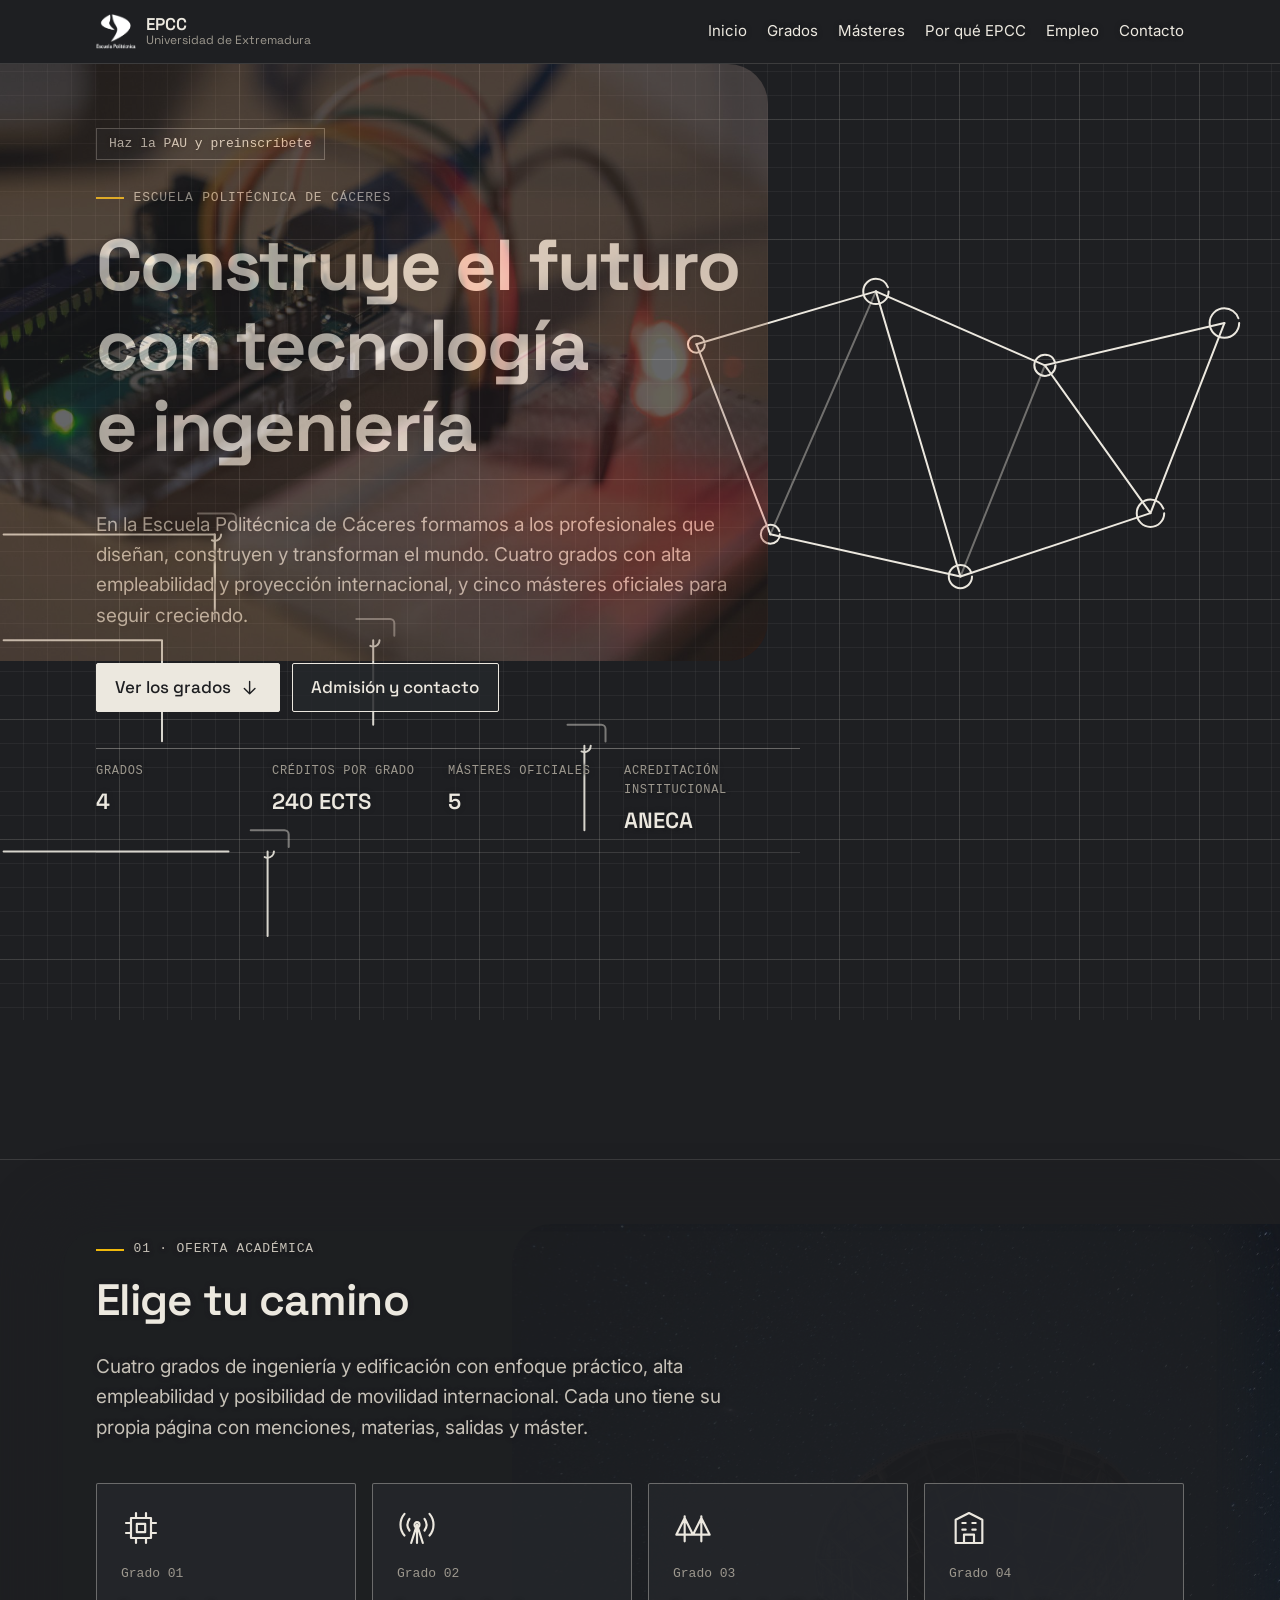
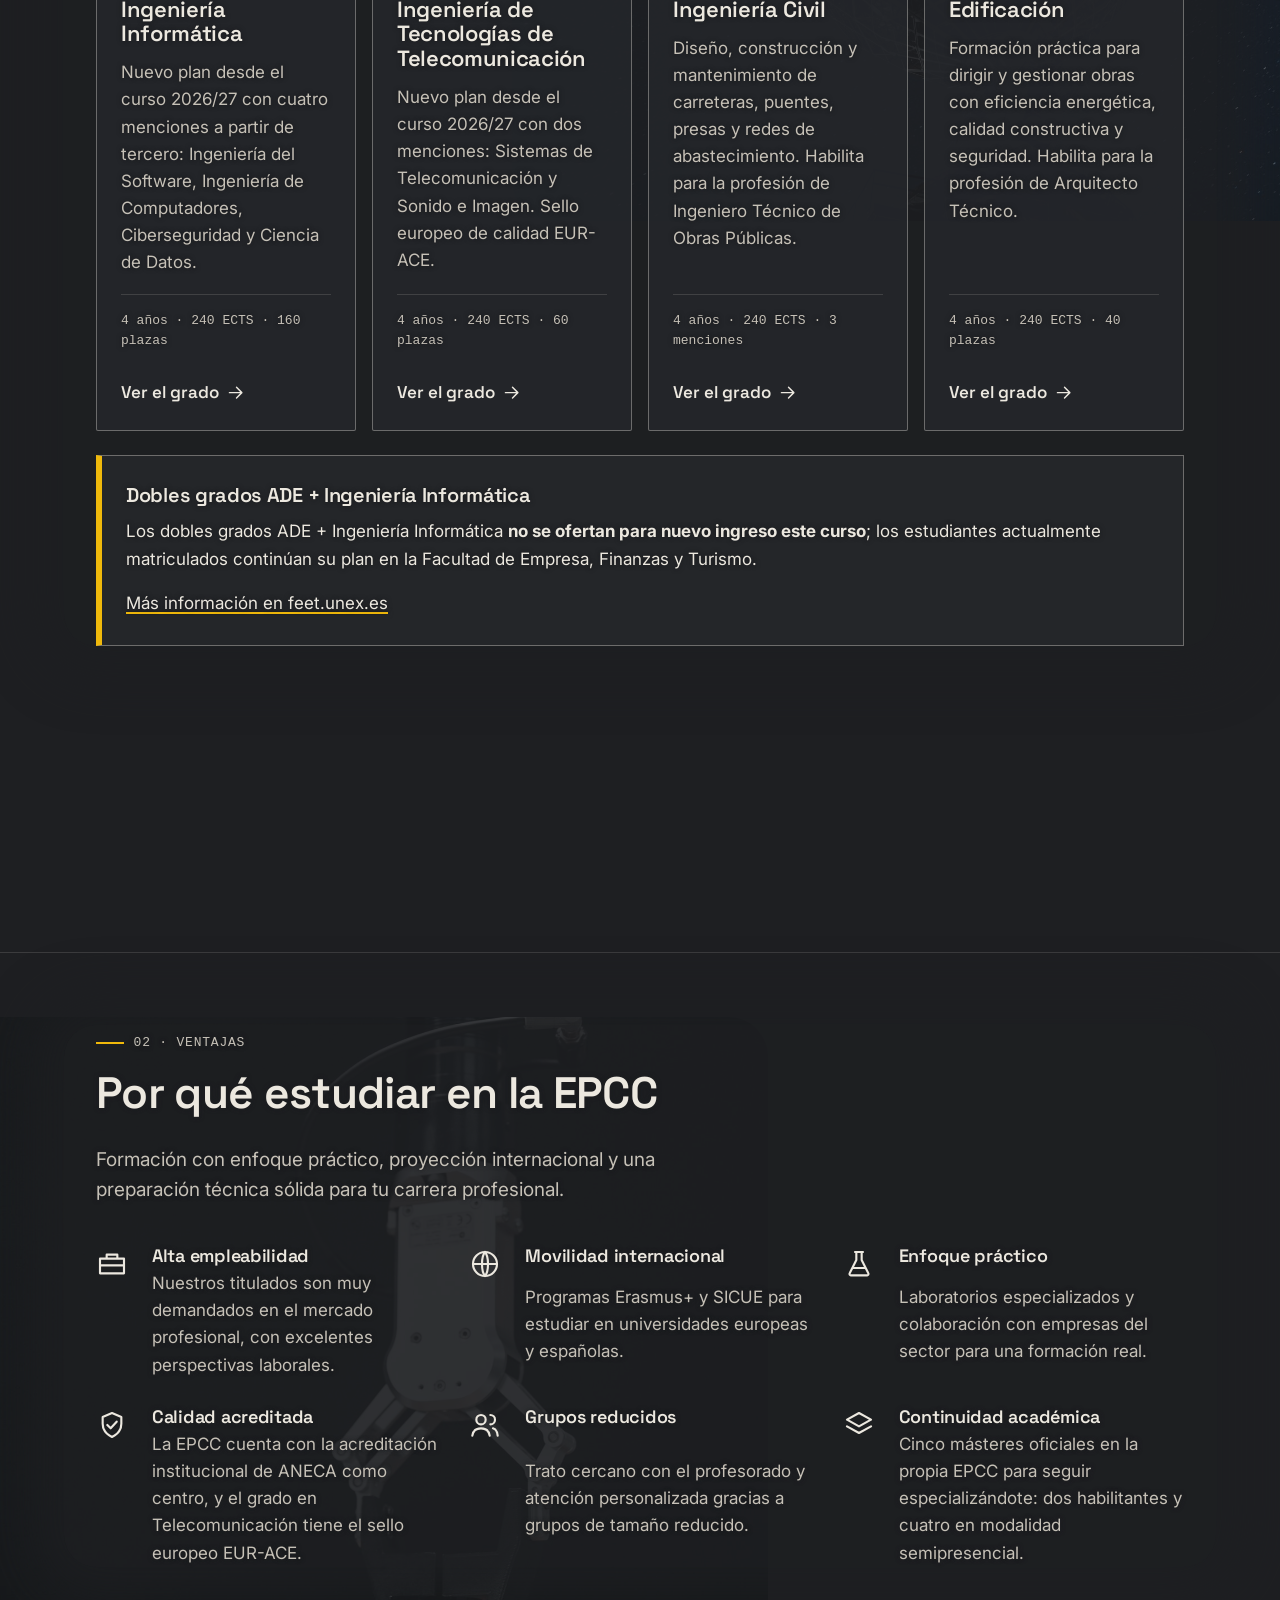
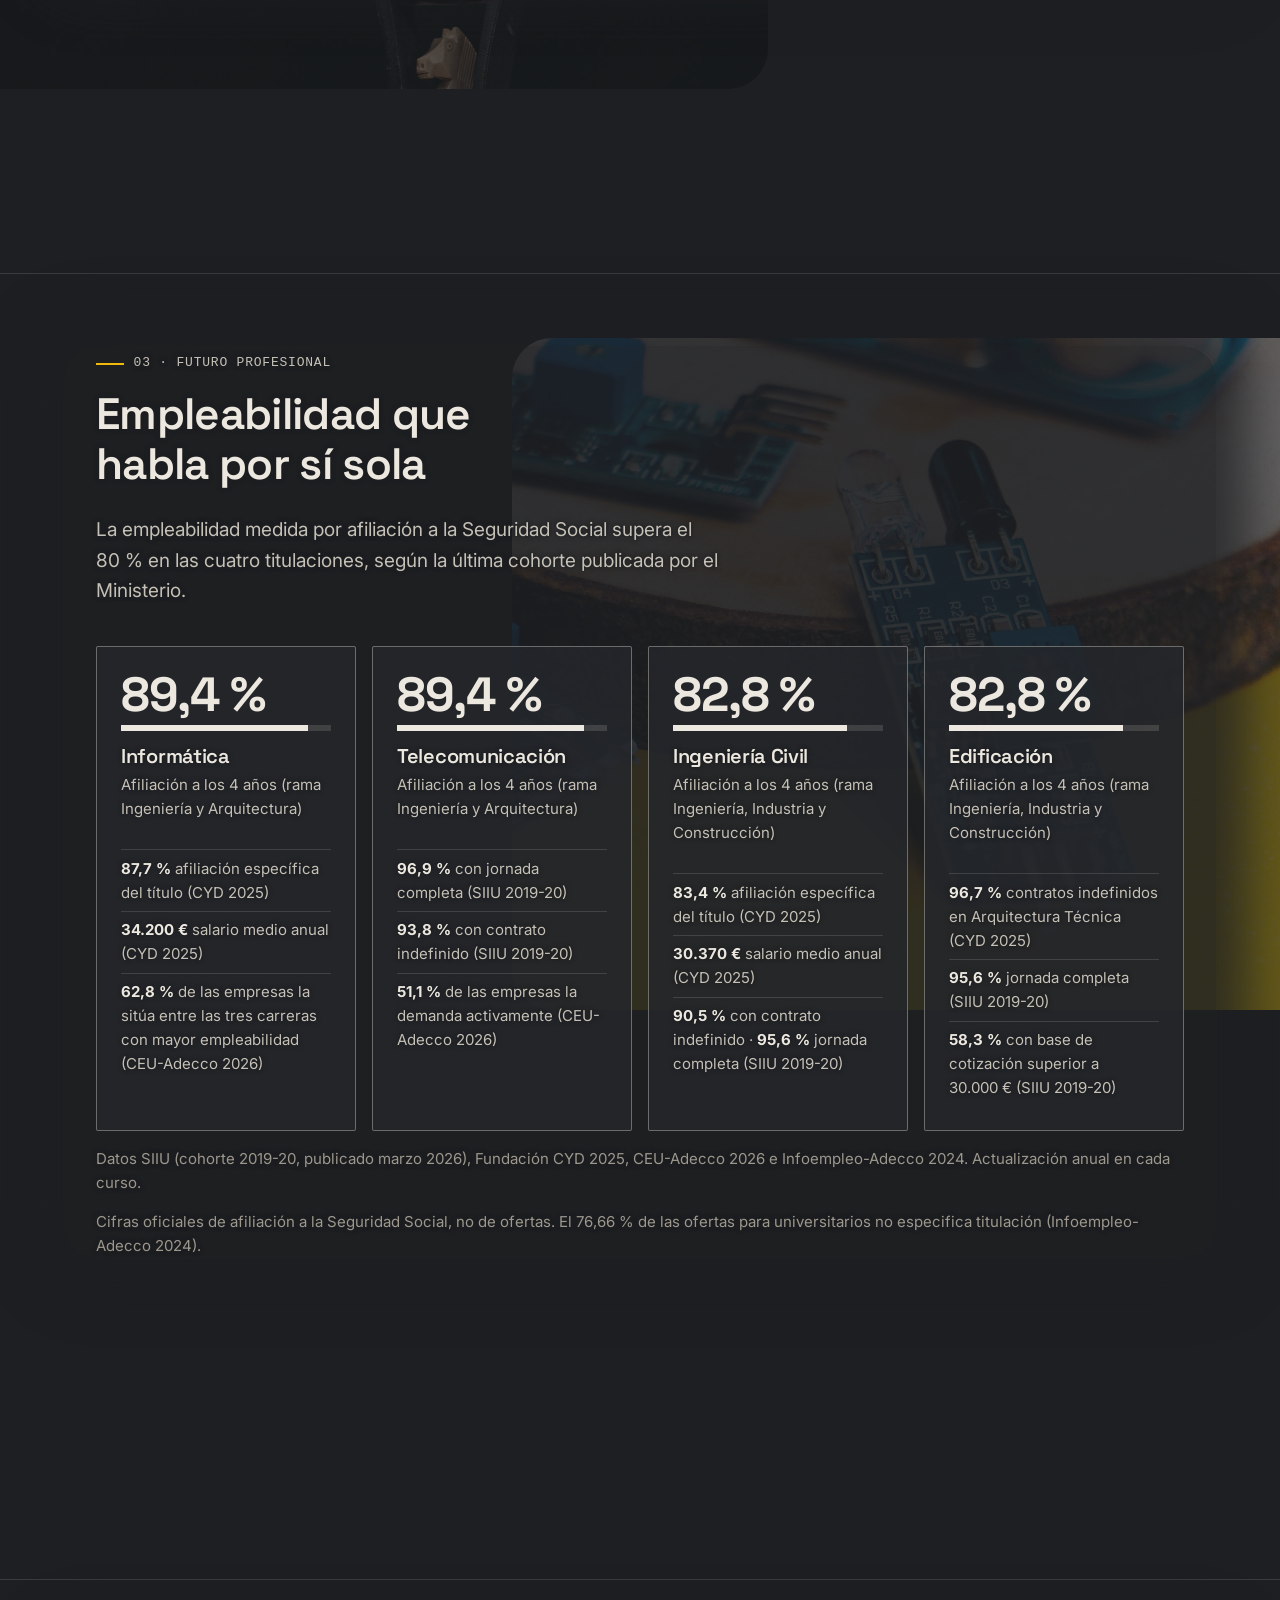
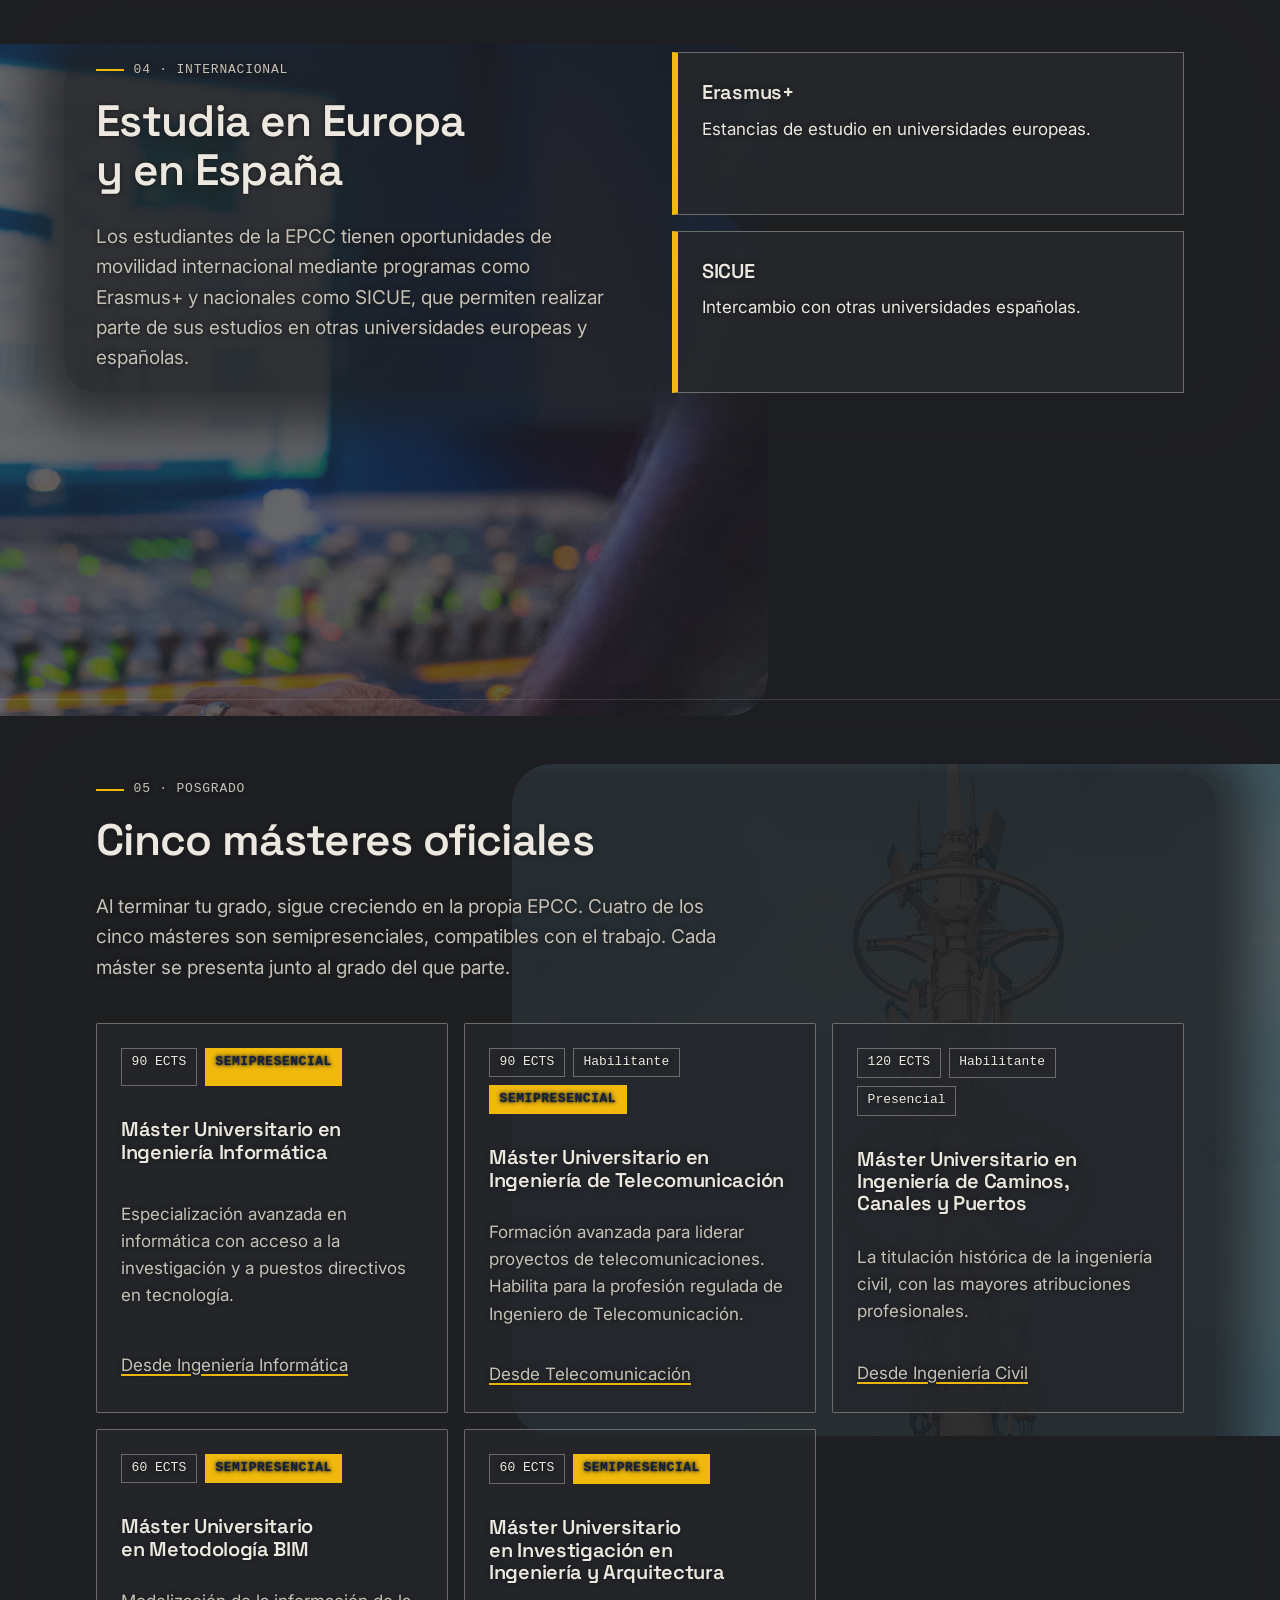
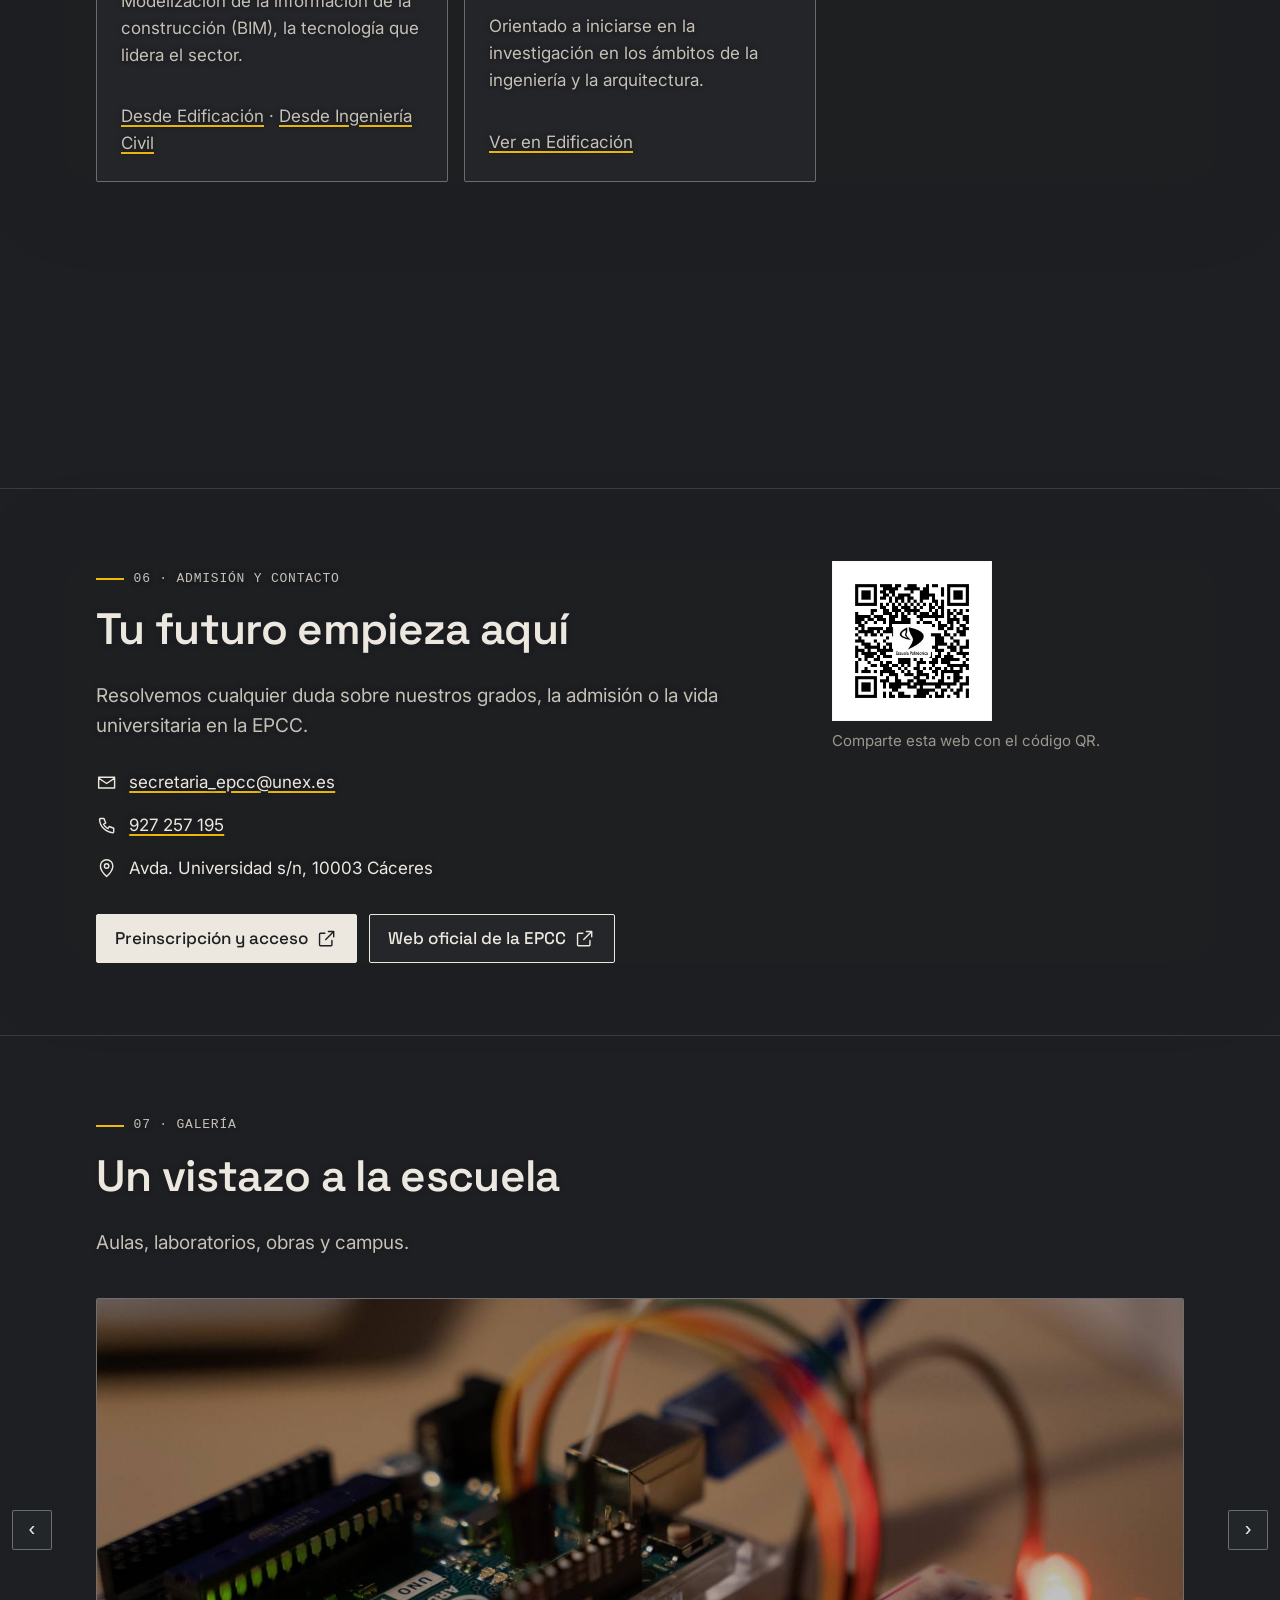
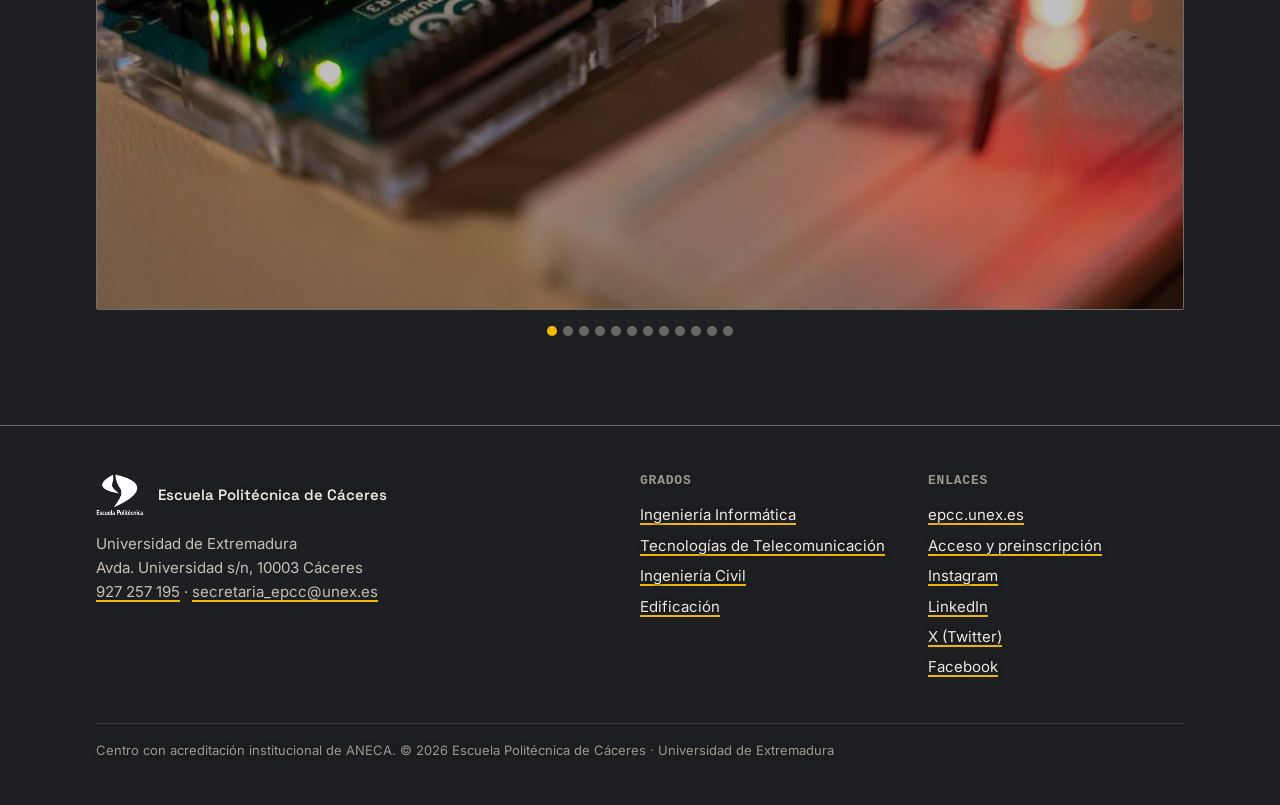
<file: index.html>
<!DOCTYPE html>
<html lang="es">
<head>
  <meta charset="UTF-8">
  <meta name="viewport" content="width=device-width, initial-scale=1">
  <title>Escuela Politécnica de Cáceres · Grados y másteres</title>
  <meta name="description" content="Escuela Politécnica de Cáceres (Universidad de Extremadura): grados en Ingeniería Informática, Telecomunicación, Ingeniería Civil y Edificación, y cinco másteres oficiales.">
  <meta property="og:type" content="website">
  <meta property="og:title" content="Escuela Politécnica de Cáceres · Grados y másteres">
  <meta property="og:description" content="Cuatro grados de ingeniería y edificación y cinco másteres oficiales en la Universidad de Extremadura, Cáceres.">
  <meta property="og:image" content="assets/img/logo-epcc-color.png">
  <meta property="og:locale" content="es_ES">
  <meta name="theme-color" content="#1e1f22">
  <link rel="icon" type="image/png" href="assets/img/logo-epcc-color.png">
  <link rel="preconnect" href="https://fonts.googleapis.com">
  <link rel="preconnect" href="https://fonts.gstatic.com" crossorigin>
  <link rel="stylesheet" href="https://fonts.googleapis.com/css2?family=Inter:wght@400;500;600&amp;family=Space+Grotesk:wght@500;600;700&amp;display=swap">
  <link rel="stylesheet" href="assets/css/site.css">
  <script src="assets/js/parallax.js" defer></script>
  <script src="assets/js/gallery.js" defer></script>
</head>
<body>
  <svg class="sprite" width="0" height="0" style="position:absolute" aria-hidden="true" focusable="false">
    <defs>
      <linearGradient id="grad-gold" x1="0%" y1="0%" x2="100%" y2="100%">
        <stop offset="0%" style="stop-color:#f0b90b;stop-opacity:0.8" />
        <stop offset="100%" style="stop-color:#f0b90b;stop-opacity:0.2" />
      </linearGradient>
      <linearGradient id="grad-soft" x1="0%" y1="0%" x2="100%" y2="100%">
        <stop offset="0%" style="stop-color:currentColor;stop-opacity:0.6" />
        <stop offset="100%" style="stop-color:currentColor;stop-opacity:0.2" />
      </linearGradient>
      <radialGradient id="grad-radial" cx="50%" cy="50%" r="50%">
        <stop offset="0%" style="stop-color:currentColor;stop-opacity:0.5" />
        <stop offset="100%" style="stop-color:currentColor;stop-opacity:0.1" />
      </radialGradient>
    </defs>
    <!-- Inlined line-art sprite (source: assets/img/lineart.svg) so drawings also render from file:// -->
    <symbol id="bridge" viewBox="0 0 800 600">
    <!-- Constellation: interconnected nodes with fluid curves -->
    <circle cx="150" cy="200" r="8" pathLength="1" vector-effect="non-scaling-stroke"/>
    <circle cx="320" cy="150" r="12" pathLength="1" vector-effect="non-scaling-stroke"/>
    <circle cx="480" cy="220" r="10" pathLength="1" vector-effect="non-scaling-stroke"/>
    <circle cx="650" cy="180" r="14" pathLength="1" vector-effect="non-scaling-stroke"/>
    <circle cx="220" cy="380" r="9" pathLength="1" vector-effect="non-scaling-stroke"/>
    <circle cx="400" cy="420" r="11" pathLength="1" vector-effect="non-scaling-stroke"/>
    <circle cx="580" cy="360" r="13" pathLength="1" vector-effect="non-scaling-stroke"/>
    <path d="M150 200Q235 175 320 150M320 150Q400 185 480 220M480 220Q565 200 650 180" pathLength="1" vector-effect="non-scaling-stroke"/>
    <path d="M220 380Q310 400 400 420M400 420Q490 390 580 360" pathLength="1" vector-effect="non-scaling-stroke"/>
    <path d="M150 200Q185 290 220 380M320 150Q360 285 400 420M480 220Q530 290 580 360M650 180Q615 270 580 360" pathLength="1" vector-effect="non-scaling-stroke"/>
    <path d="M320 150L220 380M480 220L400 420" pathLength="1" vector-effect="non-scaling-stroke" opacity="0.4"/>
  </symbol>
  <symbol id="dam" viewBox="0 0 800 600">
    <!-- Fluid dynamics: organic flowing shapes -->
    <path d="M100 200Q200 150 300 180Q400 210 500 170Q600 130 700 160" pathLength="1" vector-effect="non-scaling-stroke"/>
    <path d="M100 280Q200 230 300 260Q400 290 500 250Q600 210 700 240" pathLength="1" vector-effect="non-scaling-stroke" opacity="0.8"/>
    <path d="M100 360Q200 310 300 340Q400 370 500 330Q600 290 700 320" pathLength="1" vector-effect="non-scaling-stroke" opacity="0.6"/>
    <path d="M100 440Q200 390 300 420Q400 450 500 410Q600 370 700 400" pathLength="1" vector-effect="non-scaling-stroke" opacity="0.5"/>
    <circle cx="200" cy="180" r="6" pathLength="1" vector-effect="non-scaling-stroke"/>
    <circle cx="400" cy="210" r="6" pathLength="1" vector-effect="non-scaling-stroke"/>
    <circle cx="600" cy="160" r="6" pathLength="1" vector-effect="non-scaling-stroke"/>
    <circle cx="300" cy="340" r="5" pathLength="1" vector-effect="non-scaling-stroke" opacity="0.6"/>
    <circle cx="500" cy="330" r="5" pathLength="1" vector-effect="non-scaling-stroke" opacity="0.6"/>
  </symbol>
  <symbol id="circuit" viewBox="0 0 800 600">
    <!-- Data flow: abstract circuit with modern geometric patterns -->
    <path d="M100 100h200v100h150v100h200" pathLength="1" vector-effect="non-scaling-stroke"/>
    <path d="M100 200h150v100h200v100h200" pathLength="1" vector-effect="non-scaling-stroke"/>
    <path d="M100 400h250v100h300" pathLength="1" vector-effect="non-scaling-stroke"/>
    <path d="M300 100v80M450 200v80M650 300v80M350 400v80" pathLength="1" vector-effect="non-scaling-stroke"/>
    <circle cx="300" cy="100" r="6" pathLength="1" vector-effect="non-scaling-stroke"/>
    <circle cx="450" cy="200" r="6" pathLength="1" vector-effect="non-scaling-stroke"/>
    <circle cx="650" cy="300" r="6" pathLength="1" vector-effect="non-scaling-stroke"/>
    <circle cx="350" cy="400" r="6" pathLength="1" vector-effect="non-scaling-stroke"/>
    <rect x="280" y="80" width="40" height="40" rx="4" pathLength="1" vector-effect="non-scaling-stroke" opacity="0.5"/>
    <rect x="430" y="180" width="40" height="40" rx="4" pathLength="1" vector-effect="non-scaling-stroke" opacity="0.5"/>
    <rect x="630" y="280" width="40" height="40" rx="4" pathLength="1" vector-effect="non-scaling-stroke" opacity="0.5"/>
    <rect x="330" y="380" width="40" height="40" rx="4" pathLength="1" vector-effect="non-scaling-stroke" opacity="0.5"/>
  </symbol>
  <symbol id="chip" viewBox="0 0 800 600">
    <!-- Processing grid: modern chip abstraction with geometric patterns -->
    <rect x="250" y="150" width="300" height="300" rx="8" pathLength="1" vector-effect="non-scaling-stroke"/>
    <rect x="300" y="200" width="200" height="200" rx="6" pathLength="1" vector-effect="non-scaling-stroke" opacity="0.7"/>
    <rect x="350" y="250" width="100" height="100" rx="4" pathLength="1" vector-effect="non-scaling-stroke" opacity="0.5"/>
    <path d="M250 225h-50M250 300h-50M250 375h-50" pathLength="1" vector-effect="non-scaling-stroke"/>
    <path d="M550 225h50M550 300h50M550 375h50" pathLength="1" vector-effect="non-scaling-stroke"/>
    <path d="M325 150v-50M400 150v-50M475 150v-50" pathLength="1" vector-effect="non-scaling-stroke"/>
    <path d="M325 450v50M400 450v50M475 450v50" pathLength="1" vector-effect="non-scaling-stroke"/>
    <circle cx="200" cy="225" r="4" pathLength="1" vector-effect="non-scaling-stroke"/>
    <circle cx="200" cy="300" r="4" pathLength="1" vector-effect="non-scaling-stroke"/>
    <circle cx="200" cy="375" r="4" pathLength="1" vector-effect="non-scaling-stroke"/>
    <circle cx="600" cy="225" r="4" pathLength="1" vector-effect="non-scaling-stroke"/>
    <circle cx="600" cy="300" r="4" pathLength="1" vector-effect="non-scaling-stroke"/>
    <circle cx="600" cy="375" r="4" pathLength="1" vector-effect="non-scaling-stroke"/>
  </symbol>
  <symbol id="network" viewBox="0 0 800 600">
    <!-- Connected nodes: network graph visualization -->
    <circle cx="150" cy="150" r="10" pathLength="1" vector-effect="non-scaling-stroke"/>
    <circle cx="300" cy="100" r="12" pathLength="1" vector-effect="non-scaling-stroke"/>
    <circle cx="500" cy="120" r="11" pathLength="1" vector-effect="non-scaling-stroke"/>
    <circle cx="650" cy="150" r="13" pathLength="1" vector-effect="non-scaling-stroke"/>
    <circle cx="200" cy="300" r="14" pathLength="1" vector-effect="non-scaling-stroke"/>
    <circle cx="400" cy="320" r="16" pathLength="1" vector-effect="non-scaling-stroke"/>
    <circle cx="600" cy="280" r="15" pathLength="1" vector-effect="non-scaling-stroke"/>
    <circle cx="150" cy="450" r="11" pathLength="1" vector-effect="non-scaling-stroke"/>
    <circle cx="350" cy="480" r="12" pathLength="1" vector-effect="non-scaling-stroke"/>
    <circle cx="550" cy="440" r="13" pathLength="1" vector-effect="non-scaling-stroke"/>
    <path d="M150 150L300 100M300 100L500 120M500 120L650 150M150 150L200 300M300 100L400 320M500 120L400 320M650 150L600 280" pathLength="1" vector-effect="non-scaling-stroke"/>
    <path d="M200 300L400 320M400 320L600 280M200 300L150 450M400 320L350 480M600 280L550 440M150 450L350 480M350 480L550 440" pathLength="1" vector-effect="non-scaling-stroke"/>
  </symbol>
  <symbol id="antenna" viewBox="0 0 800 600">
    <!-- Signal waves: radial wave patterns emanating from center -->
    <circle cx="400" cy="300" r="40" pathLength="1" vector-effect="non-scaling-stroke"/>
    <circle cx="400" cy="300" r="80" pathLength="1" vector-effect="non-scaling-stroke" opacity="0.8"/>
    <circle cx="400" cy="300" r="120" pathLength="1" vector-effect="non-scaling-stroke" opacity="0.6"/>
    <circle cx="400" cy="300" r="160" pathLength="1" vector-effect="non-scaling-stroke" opacity="0.5"/>
    <circle cx="400" cy="300" r="200" pathLength="1" vector-effect="non-scaling-stroke" opacity="0.4"/>
    <circle cx="400" cy="300" r="240" pathLength="1" vector-effect="non-scaling-stroke" opacity="0.3"/>
    <path d="M400 260v-80M400 340v80M360 300h-80M440 300h80" pathLength="1" vector-effect="non-scaling-stroke"/>
    <circle cx="400" cy="300" r="8" pathLength="1" vector-effect="non-scaling-stroke"/>
  </symbol>
  <symbol id="waveform" viewBox="0 0 800 600">
    <!-- Data streams: abstract waveform patterns -->
    <path d="M50 300Q100 250 150 300Q200 350 250 300Q300 250 350 300Q400 350 450 300Q500 250 550 300Q600 350 650 300Q700 250 750 300" pathLength="1" vector-effect="non-scaling-stroke"/>
    <path d="M50 300Q100 200 150 300Q200 400 250 300Q300 200 350 300Q400 400 450 300Q500 200 550 300Q600 400 650 300Q700 200 750 300" pathLength="1" vector-effect="non-scaling-stroke" opacity="0.6"/>
    <path d="M50 300Q100 150 150 300Q200 450 250 300Q300 150 350 300Q400 450 450 300Q500 150 550 300Q600 450 650 300Q700 150 750 300" pathLength="1" vector-effect="non-scaling-stroke" opacity="0.4"/>
    <circle cx="150" cy="300" r="6" pathLength="1" vector-effect="non-scaling-stroke"/>
    <circle cx="350" cy="300" r="6" pathLength="1" vector-effect="non-scaling-stroke"/>
    <circle cx="550" cy="300" r="6" pathLength="1" vector-effect="non-scaling-stroke"/>
    <circle cx="750" cy="300" r="6" pathLength="1" vector-effect="non-scaling-stroke"/>
  </symbol>
  <symbol id="section" viewBox="0 0 800 600">
    <!-- Value layers: overlapping wave forms suggesting depth -->
    <path d="M50 500Q200 450 350 480Q500 510 650 460Q725 435 800 450" pathLength="1" vector-effect="non-scaling-stroke" opacity="0.3"/>
    <path d="M50 420Q200 370 350 400Q500 430 650 380Q725 355 800 370" pathLength="1" vector-effect="non-scaling-stroke" opacity="0.5"/>
    <path d="M50 340Q200 290 350 320Q500 350 650 300Q725 275 800 290" pathLength="1" vector-effect="non-scaling-stroke" opacity="0.7"/>
    <path d="M50 260Q200 210 350 240Q500 270 650 220Q725 195 800 210" pathLength="1" vector-effect="non-scaling-stroke" opacity="0.9"/>
    <path d="M50 180Q200 130 350 160Q500 190 650 140Q725 115 800 130" pathLength="1" vector-effect="non-scaling-stroke"/>
    <circle cx="200" cy="130" r="4" pathLength="1" vector-effect="non-scaling-stroke"/>
    <circle cx="350" cy="160" r="4" pathLength="1" vector-effect="non-scaling-stroke"/>
    <circle cx="500" cy="190" r="4" pathLength="1" vector-effect="non-scaling-stroke"/>
    <circle cx="650" cy="140" r="4" pathLength="1" vector-effect="non-scaling-stroke"/>
  </symbol>
  <symbol id="frame" viewBox="0 0 800 600">
    <!-- Structural mesh: geometric framework with perspective -->
    <path d="M150 100h500v400h-500Z" pathLength="1" vector-effect="non-scaling-stroke"/>
    <path d="M200 150h400v300h-400Z" pathLength="1" vector-effect="non-scaling-stroke" opacity="0.7"/>
    <path d="M250 200h300v200h-300Z" pathLength="1" vector-effect="non-scaling-stroke" opacity="0.5"/>
    <path d="M150 100L250 200M650 100L550 200M150 500L250 400M650 500L550 400" pathLength="1" vector-effect="non-scaling-stroke"/>
    <path d="M250 200v200M550 200v200M250 200h300M250 400h300" pathLength="1" vector-effect="non-scaling-stroke" opacity="0.6"/>
    <circle cx="250" cy="200" r="5" pathLength="1" vector-effect="non-scaling-stroke"/>
    <circle cx="550" cy="200" r="5" pathLength="1" vector-effect="non-scaling-stroke"/>
    <circle cx="250" cy="400" r="5" pathLength="1" vector-effect="non-scaling-stroke"/>
    <circle cx="550" cy="400" r="5" pathLength="1" vector-effect="non-scaling-stroke"/>
  </symbol>
  <symbol id="plan" viewBox="0 0 800 600">
    <!-- Blueprint grid: modern architectural abstraction -->
    <rect x="150" y="100" width="500" height="400" pathLength="1" vector-effect="non-scaling-stroke"/>
    <path d="M150 200h500M150 300h500M150 400h500" pathLength="1" vector-effect="non-scaling-stroke" opacity="0.5"/>
    <path d="M250 100v400M400 100v400M550 100v400" pathLength="1" vector-effect="non-scaling-stroke" opacity="0.5"/>
    <rect x="200" y="150" width="100" height="100" pathLength="1" vector-effect="non-scaling-stroke" opacity="0.7"/>
    <rect x="350" y="250" width="100" height="100" pathLength="1" vector-effect="non-scaling-stroke" opacity="0.7"/>
    <rect x="500" y="350" width="100" height="100" pathLength="1" vector-effect="non-scaling-stroke" opacity="0.7"/>
    <circle cx="250" cy="200" r="5" pathLength="1" vector-effect="non-scaling-stroke"/>
    <circle cx="400" cy="300" r="5" pathLength="1" vector-effect="non-scaling-stroke"/>
    <circle cx="550" cy="400" r="5" pathLength="1" vector-effect="non-scaling-stroke"/>
  </symbol>
  <symbol id="road" viewBox="0 0 800 600">
    <!-- Path convergence: perspective lines with nodes -->
    <path d="M100 550L350 300L400 300L450 300L700 550" pathLength="1" vector-effect="non-scaling-stroke"/>
    <path d="M150 550L360 320L440 320L650 550" pathLength="1" vector-effect="non-scaling-stroke" opacity="0.7"/>
    <path d="M200 550L370 340L430 340L600 550" pathLength="1" vector-effect="non-scaling-stroke" opacity="0.5"/>
    <path d="M400 300v-100M400 200v-50" pathLength="1" vector-effect="non-scaling-stroke"/>
    <circle cx="400" cy="300" r="8" pathLength="1" vector-effect="non-scaling-stroke"/>
    <circle cx="400" cy="200" r="6" pathLength="1" vector-effect="non-scaling-stroke"/>
    <circle cx="400" cy="150" r="5" pathLength="1" vector-effect="non-scaling-stroke"/>
    <circle cx="200" cy="500" r="5" pathLength="1" vector-effect="non-scaling-stroke" opacity="0.6"/>
    <circle cx="600" cy="500" r="5" pathLength="1" vector-effect="non-scaling-stroke" opacity="0.6"/>
  </symbol>
  </svg>
  <a class="skip-link" href="#contenido">Saltar al contenido</a>

  <div class="layers" aria-hidden="true">
    <div class="layer layer-grid"></div>
    <div class="layer layer-art">
      <svg class="scene" style="--i: 0" viewBox="0 0 800 600"><use href="#bridge"/></svg>
      <svg class="scene" style="--i: 1" viewBox="0 0 800 600"><use href="#circuit"/></svg>
      <svg class="scene" style="--i: 2" viewBox="0 0 800 600"><use href="#section"/></svg>
      <svg class="scene" style="--i: 3" viewBox="0 0 800 600"><use href="#antenna"/></svg>
      <svg class="scene" style="--i: 4" viewBox="0 0 800 600"><use href="#dam"/></svg>
      <svg class="scene" style="--i: 5" viewBox="0 0 800 600"><use href="#chip"/></svg>
      <svg class="scene" style="--i: 6" viewBox="0 0 800 600"><use href="#frame"/></svg>
    </div>
  </div>

  <div class="page">
    <header class="site-header">
      <div class="wrap">
        <a class="brand" href="index.html">
          <img class="logo-light" src="assets/img/logo-epcc-color.png" width="40" height="35" alt="Logotipo de la Escuela Politécnica de Cáceres">
          <img class="logo-dark" src="assets/img/logo-epcc-white.png" width="40" height="35" alt="Logotipo de la Escuela Politécnica de Cáceres">
          <span>EPCC<small>Universidad de Extremadura</small></span>
        </a>
        <nav class="nav" aria-label="Principal">
          <ul>
            <li><a href="#contenido">Inicio</a></li>
            <li><a href="#grados">Grados</a></li>
            <li><a href="#masteres">Másteres</a></li>
            <li><a href="#por-que">Por qué EPCC</a></li>
            <li><a href="#empleo">Empleo</a></li>
            <li><a href="#contacto">Contacto</a></li>
          </ul>
        </nav>
      </div>
    </header>

    <main id="contenido">
      <!-- Hero -->
      <section class="hero" aria-labelledby="hero-title">
        <div class="photo-bg photo-left">
          <img src="assets/img/photos/teleco-01.jpg" alt="" loading="eager" fetchpriority="high">
        </div>
        <div class="wrap">
          <p class="hero-badge">Haz la PAU y preinscríbete</p>
          <p class="eyebrow">Escuela Politécnica de Cáceres</p>
          <h1 id="hero-title">Construye el futuro con tecnología e ingeniería</h1>
          <p class="lead">
            En la Escuela Politécnica de Cáceres formamos a los profesionales que diseñan,
            construyen y transforman el mundo. Cuatro grados con alta empleabilidad y
            proyección internacional, y cinco másteres oficiales para seguir creciendo.
          </p>
          <div class="actions">
            <a class="btn btn-primary" href="#grados">
              Ver los grados
              <svg class="icon" viewBox="0 0 24 24" aria-hidden="true"><path d="M12 5v14M6 13l6 6 6-6"/></svg>
            </a>
            <a class="btn" href="#contacto">Admisión y contacto</a>
          </div>
          <dl class="facts">
            <div><dt>Grados</dt><dd>4</dd></div>
            <div><dt>Créditos por grado</dt><dd>240 ECTS</dd></div>
            <div><dt>Másteres oficiales</dt><dd>5</dd></div>
            <div><dt>Acreditación institucional</dt><dd>ANECA</dd></div>
          </dl>
        </div>
      </section>

      <!-- Degrees -->
      <section class="section" id="grados" aria-labelledby="grados-title">
        <div class="photo-bg photo-right">
          <img src="assets/img/photos/teleco-02.jpg" alt="" loading="lazy">
        </div>
        <div class="wrap">
          <div class="section-head">
            <p class="eyebrow">01 · Oferta académica</p>
            <h2 id="grados-title">Elige tu camino</h2>
            <p class="lead">Cuatro grados de ingeniería y edificación con enfoque práctico, alta empleabilidad y posibilidad de movilidad internacional. Cada uno tiene su propia página con menciones, materias, salidas y máster.</p>
          </div>

          <div class="grid grid-4">
            <a class="card degree-card" href="informatica.html">
              <svg class="card-icon" viewBox="0 0 24 24" aria-hidden="true" fill="none" stroke="currentColor" stroke-width="1.3" stroke-linecap="round" stroke-linejoin="round"><rect x="6" y="6" width="12" height="12"/><rect x="9.5" y="9.5" width="5" height="5"/><path d="M9 3v3M15 3v3M9 18v3M15 18v3M3 9h3M3 15h3M18 9h3M18 15h3"/></svg>
              <span class="card-index">Grado 01</span>
              <h3>Ingeniería Informática</h3>
              <p>Nuevo plan desde el curso 2026/27 con cuatro menciones a partir de tercero: Ingeniería del Software, Ingeniería de Computadores, Ciberseguridad y Ciencia de Datos.</p>
              <p class="meta">4 años · 240 ECTS · 160 plazas</p>
              <span class="go">Ver el grado <svg class="icon" viewBox="0 0 24 24" aria-hidden="true"><path d="M5 12h14M13 6l6 6-6 6"/></svg></span>
            </a>
            <a class="card degree-card" href="teleco.html">
              <svg class="card-icon" viewBox="0 0 24 24" aria-hidden="true" fill="none" stroke="currentColor" stroke-width="1.3" stroke-linecap="round" stroke-linejoin="round"><path d="M12 10v11M8.5 21L12 10l3.5 11M7.5 6.5a6 6 0 0 0 0 7M16.5 6.5a6 6 0 0 1 0 7M4.5 3.5a10 10 0 0 0 0 13M19.5 3.5a10 10 0 0 1 0 13"/><circle cx="12" cy="10" r="1.5"/></svg>
              <span class="card-index">Grado 02</span>
              <h3>Ingeniería de Tecnologías de Telecomunicación</h3>
              <p>Nuevo plan desde el curso 2026/27 con dos menciones: Sistemas de Telecomunicación y Sonido e Imagen. Sello europeo de calidad EUR-ACE.</p>
              <p class="meta">4 años · 240 ECTS · 60 plazas</p>
              <span class="go">Ver el grado <svg class="icon" viewBox="0 0 24 24" aria-hidden="true"><path d="M5 12h14M13 6l6 6-6 6"/></svg></span>
            </a>
            <a class="card degree-card" href="civil.html">
              <svg class="card-icon" viewBox="0 0 24 24" aria-hidden="true" fill="none" stroke="currentColor" stroke-width="1.3" stroke-linecap="round" stroke-linejoin="round"><path d="M2 16h20M7 16V5M17 16V5M7 6l-5 10M7 6l5 10M17 6l-5 10M17 6l5 10M7 16v4M17 16v4"/></svg>
              <span class="card-index">Grado 03</span>
              <h3>Ingeniería Civil</h3>
              <p>Diseño, construcción y mantenimiento de carreteras, puentes, presas y redes de abastecimiento. Habilita para la profesión de Ingeniero Técnico de Obras Públicas.</p>
              <p class="meta">4 años · 240 ECTS · 3 menciones</p>
              <span class="go">Ver el grado <svg class="icon" viewBox="0 0 24 24" aria-hidden="true"><path d="M5 12h14M13 6l6 6-6 6"/></svg></span>
            </a>
            <a class="card degree-card" href="edificacion.html">
              <svg class="card-icon" viewBox="0 0 24 24" aria-hidden="true" fill="none" stroke="currentColor" stroke-width="1.3" stroke-linecap="round" stroke-linejoin="round"><path d="M4 21V7l8-4 8 4v14M4 21h16M9 21v-5h6v5M8 9h2M14 9h2M8 13h2M14 13h2"/></svg>
              <span class="card-index">Grado 04</span>
              <h3>Edificación</h3>
              <p>Formación práctica para dirigir y gestionar obras con eficiencia energética, calidad constructiva y seguridad. Habilita para la profesión de Arquitecto Técnico.</p>
              <p class="meta">4 años · 240 ECTS · 40 plazas</p>
              <span class="go">Ver el grado <svg class="icon" viewBox="0 0 24 24" aria-hidden="true"><path d="M5 12h14M13 6l6 6-6 6"/></svg></span>
            </a>
          </div>

          <div class="callout" style="margin-top: 1.5rem">
            <h3>Dobles grados ADE + Ingeniería Informática</h3>
            <p>Los dobles grados ADE + Ingeniería Informática <strong>no se ofertan para nuevo ingreso este curso</strong>; los estudiantes actualmente matriculados continúan su plan en la Facultad de Empresa, Finanzas y Turismo.</p>
            <p><a href="https://feet.unex.es">Más información en feet.unex.es</a></p>
          </div>
        </div>
      </section>

      <!-- Why EPCC -->
      <section class="section" id="por-que" aria-labelledby="por-que-title">
        <div class="photo-bg photo-left">
          <img src="assets/img/photos/teleco-03.jpg" alt="" loading="lazy">
        </div>
        <div class="wrap">
          <div class="section-head">
            <p class="eyebrow">02 · Ventajas</p>
            <h2 id="por-que-title">Por qué estudiar en la EPCC</h2>
            <p class="lead">Formación con enfoque práctico, proyección internacional y una preparación técnica sólida para tu carrera profesional.</p>
          </div>
          <ul class="features">
            <li>
              <svg class="icon" viewBox="0 0 24 24" aria-hidden="true"><path d="M3 8h18v11H3zM8 8V5h8v3M3 13h18"/></svg>
              <h3>Alta empleabilidad</h3>
              <p>Nuestros titulados son muy demandados en el mercado profesional, con excelentes perspectivas laborales.</p>
            </li>
            <li>
              <svg class="icon" viewBox="0 0 24 24" aria-hidden="true"><circle cx="12" cy="12" r="9"/><path d="M3 12h18M12 3c3 3.5 3 14.5 0 18M12 3c-3 3.5-3 14.5 0 18"/></svg>
              <h3>Movilidad internacional</h3>
              <p>Programas Erasmus+ y SICUE para estudiar en universidades europeas y españolas.</p>
            </li>
            <li>
              <svg class="icon" viewBox="0 0 24 24" aria-hidden="true"><path d="M9 3h6M10 3v6l-5 10a1 1 0 0 0 1 1.5h12a1 1 0 0 0 1-1.5L14 9V3M7 15h10"/></svg>
              <h3>Enfoque práctico</h3>
              <p>Laboratorios especializados y colaboración con empresas del sector para una formación real.</p>
            </li>
            <li>
              <svg class="icon" viewBox="0 0 24 24" aria-hidden="true"><path d="M12 3l7 3v5c0 4.5-3 8-7 10-4-2-7-5.5-7-10V6l7-3zM8.5 12l2.5 2.5 4.5-5"/></svg>
              <h3>Calidad acreditada</h3>
              <p>La EPCC cuenta con la acreditación institucional de ANECA como centro, y el grado en Telecomunicación tiene el sello europeo EUR-ACE.</p>
            </li>
            <li>
              <svg class="icon" viewBox="0 0 24 24" aria-hidden="true"><circle cx="9" cy="8" r="3.5"/><path d="M2.5 20c.5-3.5 3-5.5 6.5-5.5s6 2 6.5 5.5M16 4.5a3.5 3.5 0 0 1 0 7M18 14.5c2 .6 3.2 2.5 3.5 5.5"/></svg>
              <h3>Grupos reducidos</h3>
              <p>Trato cercano con el profesorado y atención personalizada gracias a grupos de tamaño reducido.</p>
            </li>
            <li>
              <svg class="icon" viewBox="0 0 24 24" aria-hidden="true"><path d="M12 3l9 5-9 5-9-5 9-5zM3 13l9 5 9-5"/></svg>
              <h3>Continuidad académica</h3>
              <p>Cinco másteres oficiales en la propia EPCC para seguir especializándote: dos habilitantes y cuatro en modalidad semipresencial.</p>
            </li>
          </ul>
        </div>
      </section>

      <!-- Employability -->
      <section class="section" id="empleo" aria-labelledby="empleo-title">
        <div class="photo-bg photo-right">
          <img src="assets/img/photos/teleco-04.jpg" alt="" loading="lazy">
        </div>
        <div class="wrap">
          <div class="section-head">
            <p class="eyebrow">03 · Futuro profesional</p>
            <h2 id="empleo-title">Empleabilidad que habla por sí sola</h2>
            <p class="lead">La empleabilidad medida por afiliación a la Seguridad Social supera el 80&nbsp;% en las cuatro titulaciones, según la última cohorte publicada por el Ministerio.</p>
          </div>
          <div class="grid grid-4">
            <article class="card stat">
              <span class="stat-value">89,4&nbsp;%</span>
              <span class="stat-bar" aria-hidden="true"><span style="width: 89%"></span></span>
              <h3>Informática</h3>
              <p class="muted">Afiliación a los 4 años (rama Ingeniería y Arquitectura)</p>
              <ul>
                <li><strong>87,7&nbsp;%</strong> afiliación específica del título (CYD 2025)</li>
                <li><strong>34.200&nbsp;€</strong> salario medio anual (CYD 2025)</li>
                <li><strong>62,8&nbsp;%</strong> de las empresas la sitúa entre las tres carreras con mayor empleabilidad (CEU-Adecco 2026)</li>
              </ul>
            </article>
            <article class="card stat">
              <span class="stat-value">89,4&nbsp;%</span>
              <span class="stat-bar" aria-hidden="true"><span style="width: 89%"></span></span>
              <h3>Telecomunicación</h3>
              <p class="muted">Afiliación a los 4 años (rama Ingeniería y Arquitectura)</p>
              <ul>
                <li><strong>96,9&nbsp;%</strong> con jornada completa (SIIU 2019-20)</li>
                <li><strong>93,8&nbsp;%</strong> con contrato indefinido (SIIU 2019-20)</li>
                <li><strong>51,1&nbsp;%</strong> de las empresas la demanda activamente (CEU-Adecco 2026)</li>
              </ul>
            </article>
            <article class="card stat">
              <span class="stat-value">82,8&nbsp;%</span>
              <span class="stat-bar" aria-hidden="true"><span style="width: 83%"></span></span>
              <h3>Ingeniería Civil</h3>
              <p class="muted">Afiliación a los 4 años (rama Ingeniería, Industria y Construcción)</p>
              <ul>
                <li><strong>83,4&nbsp;%</strong> afiliación específica del título (CYD 2025)</li>
                <li><strong>30.370&nbsp;€</strong> salario medio anual (CYD 2025)</li>
                <li><strong>90,5&nbsp;%</strong> con contrato indefinido · <strong>95,6&nbsp;%</strong> jornada completa (SIIU 2019-20)</li>
              </ul>
            </article>
            <article class="card stat">
              <span class="stat-value">82,8&nbsp;%</span>
              <span class="stat-bar" aria-hidden="true"><span style="width: 83%"></span></span>
              <h3>Edificación</h3>
              <p class="muted">Afiliación a los 4 años (rama Ingeniería, Industria y Construcción)</p>
              <ul>
                <li><strong>96,7&nbsp;%</strong> contratos indefinidos en Arquitectura Técnica (CYD 2025)</li>
                <li><strong>95,6&nbsp;%</strong> jornada completa (SIIU 2019-20)</li>
                <li><strong>58,3&nbsp;%</strong> con base de cotización superior a 30.000&nbsp;€ (SIIU 2019-20)</li>
              </ul>
            </article>
          </div>
          <p class="muted" style="margin-top: 1rem">Datos SIIU (cohorte 2019-20, publicado marzo 2026), Fundación CYD 2025, CEU-Adecco 2026 e Infoempleo-Adecco 2024. Actualización anual en cada curso.</p>
          <p class="muted" style="margin-top: 0.5rem">Cifras oficiales de afiliación a la Seguridad Social, no de ofertas. El 76,66&nbsp;% de las ofertas para universitarios no especifica titulación (Infoempleo-Adecco 2024).</p>
        </div>
      </section>

      <!-- Mobility -->
      <section class="section" id="movilidad" aria-labelledby="movilidad-title">
        <div class="photo-bg photo-left">
          <img src="assets/img/photos/teleco-05.jpg" alt="" loading="lazy">
        </div>
        <div class="wrap split">
          <div>
            <p class="eyebrow">04 · Internacional</p>
            <h2 id="movilidad-title">Estudia en Europa y en España</h2>
            <p class="lead">Los estudiantes de la EPCC tienen oportunidades de movilidad internacional mediante programas como Erasmus+ y nacionales como SICUE, que permiten realizar parte de sus estudios en otras universidades europeas y españolas.</p>
          </div>
          <div class="grid">
            <div class="callout">
              <h3>Erasmus+</h3>
              <p>Estancias de estudio en universidades europeas.</p>
            </div>
            <div class="callout">
              <h3>SICUE</h3>
              <p>Intercambio con otras universidades españolas.</p>
            </div>
          </div>
        </div>
      </section>

      <!-- Masters -->
      <section class="section" id="masteres" aria-labelledby="masteres-title">
        <div class="photo-bg photo-right">
          <img src="assets/img/photos/teleco-06.jpg" alt="" loading="lazy">
        </div>
        <div class="wrap">
          <div class="section-head">
            <p class="eyebrow">05 · Posgrado</p>
            <h2 id="masteres-title">Cinco másteres oficiales</h2>
            <p class="lead">Al terminar tu grado, sigue creciendo en la propia EPCC. Cuatro de los cinco másteres son semipresenciales, compatibles con el trabajo. Cada máster se presenta junto al grado del que parte.</p>
          </div>
          <div class="grid grid-3">
            <article class="card master">
              <ul class="badges"><li>90 ECTS</li><li class="mode">Semipresencial</li></ul>
              <h3>Máster Universitario en Ingeniería Informática</h3>
              <p>Especialización avanzada en informática con acceso a la investigación y a puestos directivos en tecnología.</p>
              <p><a href="informatica.html#master">Desde Ingeniería Informática</a></p>
            </article>
            <article class="card master">
              <ul class="badges"><li>90 ECTS</li><li>Habilitante</li><li class="mode">Semipresencial</li></ul>
              <h3>Máster Universitario en Ingeniería de Telecomunicación</h3>
              <p>Formación avanzada para liderar proyectos de telecomunicaciones. Habilita para la profesión regulada de Ingeniero de Telecomunicación.</p>
              <p><a href="teleco.html#master">Desde Telecomunicación</a></p>
            </article>
            <article class="card master">
              <ul class="badges"><li>120 ECTS</li><li>Habilitante</li><li>Presencial</li></ul>
              <h3>Máster Universitario en Ingeniería de Caminos, Canales y Puertos</h3>
              <p>La titulación histórica de la ingeniería civil, con las mayores atribuciones profesionales.</p>
              <p><a href="civil.html#master">Desde Ingeniería Civil</a></p>
            </article>
            <article class="card master">
              <ul class="badges"><li>60 ECTS</li><li class="mode">Semipresencial</li></ul>
              <h3>Máster Universitario en Metodología BIM</h3>
              <p>Modelización de la información de la construcción (BIM), la tecnología que lidera el sector.</p>
              <p><a href="edificacion.html#master">Desde Edificación</a> · <a href="civil.html#master">Desde Ingeniería Civil</a></p>
            </article>
            <article class="card master">
              <ul class="badges"><li>60 ECTS</li><li class="mode">Semipresencial</li></ul>
              <h3>Máster Universitario en Investigación en Ingeniería y Arquitectura</h3>
              <p>Orientado a iniciarse en la investigación en los ámbitos de la ingeniería y la arquitectura.</p>
              <p><a href="edificacion.html#master">Ver en Edificación</a></p>
            </article>
          </div>
        </div>
      </section>

      <!-- Admissions and contact -->
      <section class="section" id="contacto" aria-labelledby="contacto-title">
        <div class="wrap contact">
          <div>
            <p class="eyebrow">06 · Admisión y contacto</p>
            <h2 id="contacto-title">Tu futuro empieza aquí</h2>
            <p class="lead">Resolvemos cualquier duda sobre nuestros grados, la admisión o la vida universitaria en la EPCC.</p>
            <ul class="contact-list">
              <li><svg class="icon" viewBox="0 0 24 24" aria-hidden="true"><path d="M3 6h18v12H3zM3 7l9 6 9-6"/></svg><a href="mailto:secretaria_epcc@unex.es">secretaria_epcc@unex.es</a></li>
              <li><svg class="icon" viewBox="0 0 24 24" aria-hidden="true"><path d="M5 4h4l2 5-2.5 1.5a11 11 0 0 0 5 5L15 13l5 2v4a1 1 0 0 1-1 1A16 16 0 0 1 4 5a1 1 0 0 1 1-1z"/></svg><a href="tel:+34927257195">927 257 195</a></li>
              <li><svg class="icon" viewBox="0 0 24 24" aria-hidden="true"><path d="M12 21s-7-6.5-7-12a7 7 0 0 1 14 0c0 5.5-7 12-7 12z"/><circle cx="12" cy="9" r="2.5"/></svg><address>Avda. Universidad s/n, 10003 Cáceres</address></li>
            </ul>
            <div class="actions">
              <a class="btn btn-primary" href="https://alumnado.unex.es">
                Preinscripción y acceso
                <svg class="icon" viewBox="0 0 24 24" aria-hidden="true"><path d="M14 4h6v6M20 4l-9 9M18 14v5a1 1 0 0 1-1 1H5a1 1 0 0 1-1-1V7a1 1 0 0 1 1-1h5"/></svg>
              </a>
              <a class="btn" href="https://epcc.unex.es">
                Web oficial de la EPCC
                <svg class="icon" viewBox="0 0 24 24" aria-hidden="true"><path d="M14 4h6v6M20 4l-9 9M18 14v5a1 1 0 0 1-1 1H5a1 1 0 0 1-1-1V7a1 1 0 0 1 1-1h5"/></svg>
              </a>
            </div>
          </div>
          <figure style="margin: 0">
            <img class="qr" src="assets/img/qr-epcc.png" width="160" height="160" alt="Código QR de acceso a esta web">
            <figcaption class="muted" style="margin-top: 0.5rem">Comparte esta web con el código QR.</figcaption>
          </figure>
        </div>
      </section>

      <!-- Photo gallery: variants of the section photos that did not
           get used as a section background. Pure decoration, sits at
           the end so it does not interrupt the reading flow. -->
      <section class="gallery" aria-label="Galería de fotos">
        <div class="wrap">
          <div class="section-head">
            <p class="eyebrow">07 · Galería</p>
            <h2>Un vistazo a la escuela</h2>
            <p class="lead">Aulas, laboratorios, obras y campus.</p>
          </div>
          <div class="gallery-track" role="region" aria-label="Carrusel de imágenes" aria-roledescription="carousel">
            <img src="assets/img/photos/variants/teleco-01-dark.jpg" alt="" loading="lazy">
            <img src="assets/img/photos/variants/teleco-01-light.jpg" alt="" loading="lazy">
            <img src="assets/img/photos/variants/teleco-02-dark.jpg" alt="" loading="lazy">
            <img src="assets/img/photos/variants/teleco-02-light.jpg" alt="" loading="lazy">
            <img src="assets/img/photos/variants/teleco-03-dark.jpg" alt="" loading="lazy">
            <img src="assets/img/photos/variants/teleco-03-light.jpg" alt="" loading="lazy">
            <img src="assets/img/photos/variants/teleco-04-dark.jpg" alt="" loading="lazy">
            <img src="assets/img/photos/variants/teleco-04-light.jpg" alt="" loading="lazy">
            <img src="assets/img/photos/variants/teleco-05-dark.jpg" alt="" loading="lazy">
            <img src="assets/img/photos/variants/teleco-05-light.jpg" alt="" loading="lazy">
            <img src="assets/img/photos/variants/teleco-06-dark.jpg" alt="" loading="lazy">
            <img src="assets/img/photos/variants/teleco-06-light.jpg" alt="" loading="lazy">
          </div>
          <button class="gallery-btn gallery-btn-prev" type="button" aria-label="Foto anterior">‹</button>
          <button class="gallery-btn gallery-btn-next" type="button" aria-label="Foto siguiente">›</button>
          <ol class="gallery-dots" role="tablist" aria-label="Ir a foto"></ol>
        </div>
      </section>
    </main>

    <footer class="site-footer">
      <div class="wrap">
        <div class="footer-grid">
          <div>
            <p class="footer-brand">
              <img class="logo-light" src="assets/img/logo-epcc-color.png" width="48" height="42" alt="">
              <img class="logo-dark" src="assets/img/logo-epcc-white.png" width="48" height="42" alt="">
              Escuela Politécnica de Cáceres
            </p>
            <address>
              Universidad de Extremadura<br>
              Avda. Universidad s/n, 10003 Cáceres<br>
              <a href="tel:+34927257195">927 257 195</a> · <a href="mailto:secretaria_epcc@unex.es">secretaria_epcc@unex.es</a>
            </address>
          </div>
          <nav aria-label="Grados">
            <h2>Grados</h2>
            <ul>
              <li><a href="informatica.html">Ingeniería Informática</a></li>
              <li><a href="teleco.html">Tecnologías de Telecomunicación</a></li>
              <li><a href="civil.html">Ingeniería Civil</a></li>
              <li><a href="edificacion.html">Edificación</a></li>
            </ul>
          </nav>
          <nav aria-label="Enlaces oficiales y redes">
            <h2>Enlaces</h2>
            <ul>
              <li><a href="https://epcc.unex.es">epcc.unex.es</a></li>
              <li><a href="https://alumnado.unex.es">Acceso y preinscripción</a></li>
              <li><a href="https://www.instagram.com/epcc_unex/">Instagram</a></li>
              <li><a href="https://www.linkedin.com/school/epcc-unex/">LinkedIn</a></li>
              <li><a href="https://twitter.com/epcc_unex">X (Twitter)</a></li>
              <li><a href="https://www.facebook.com/epcc.unex/">Facebook</a></li>
            </ul>
          </nav>
        </div>
        <p class="footer-bottom">Centro con acreditación institucional de ANECA. © 2026 Escuela Politécnica de Cáceres · Universidad de Extremadura</p>
      </div>
    </footer>
  </div>
</body>
</html>
</file>
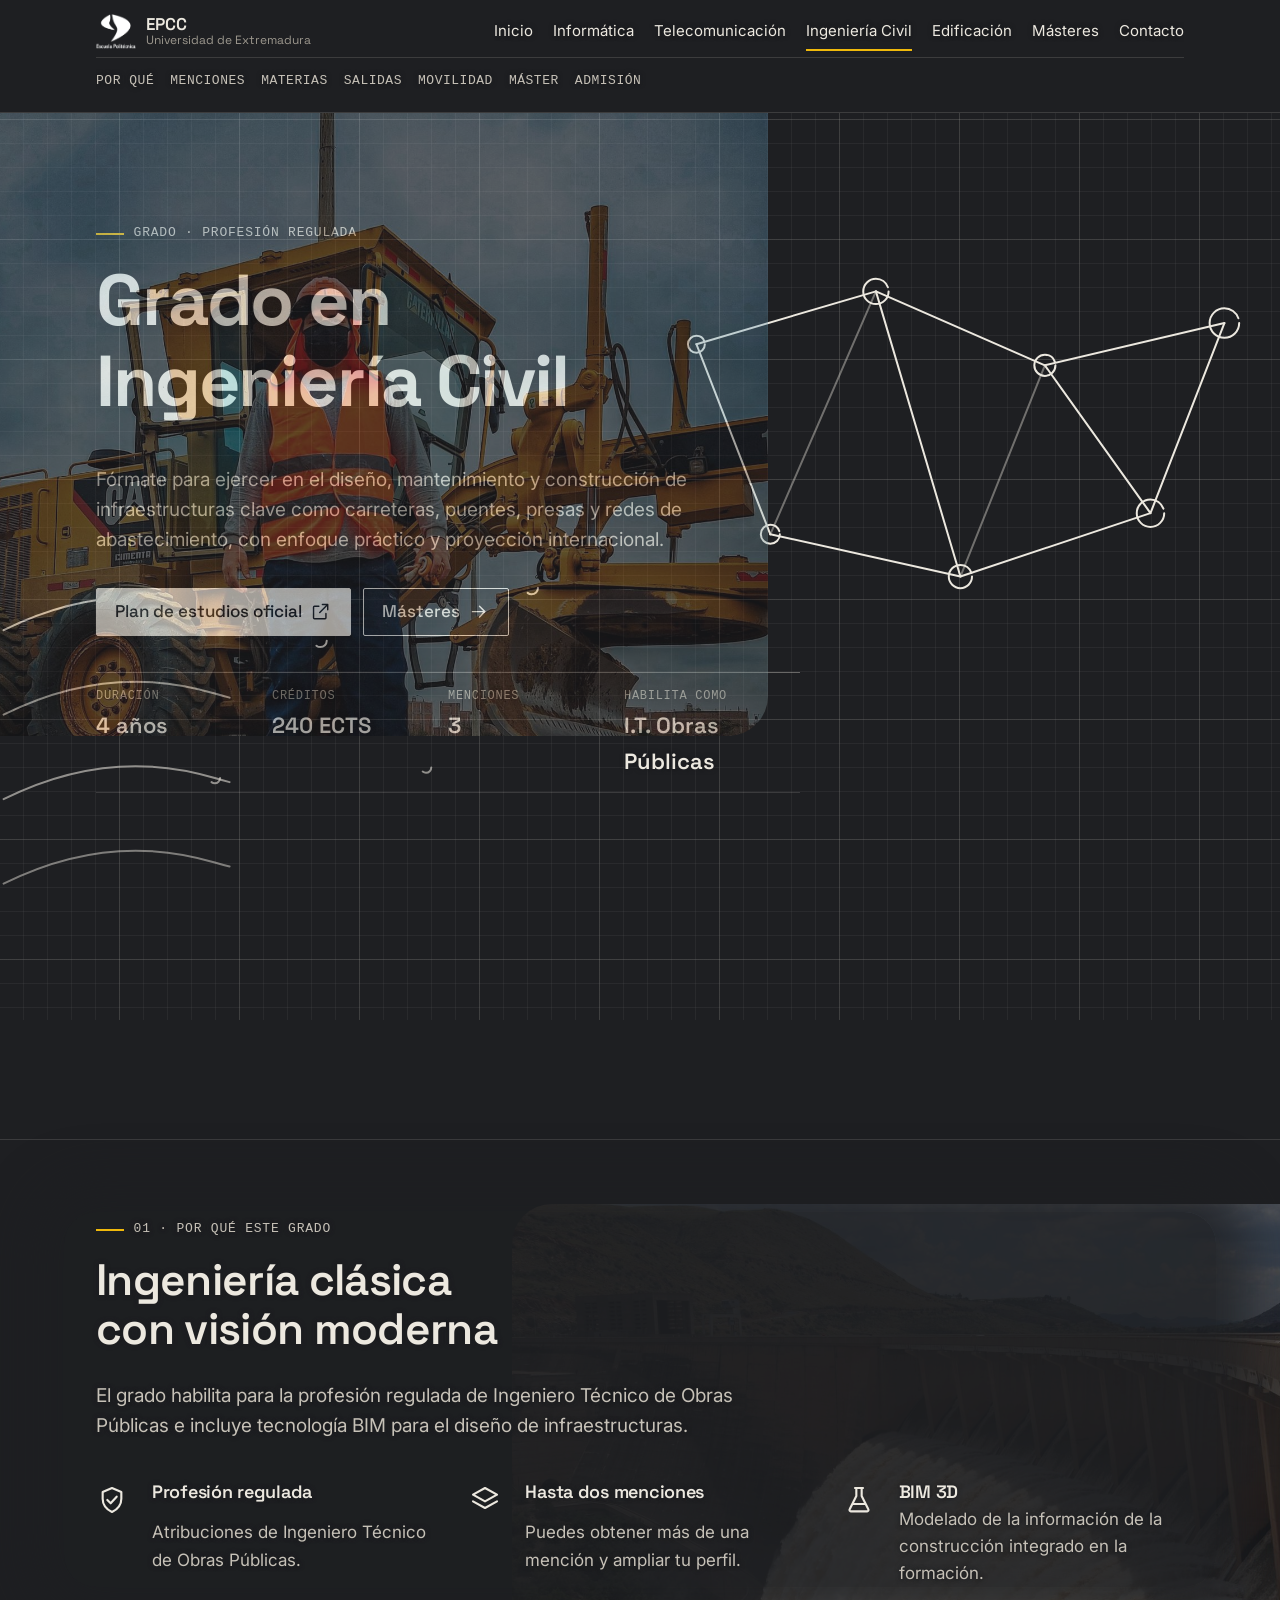
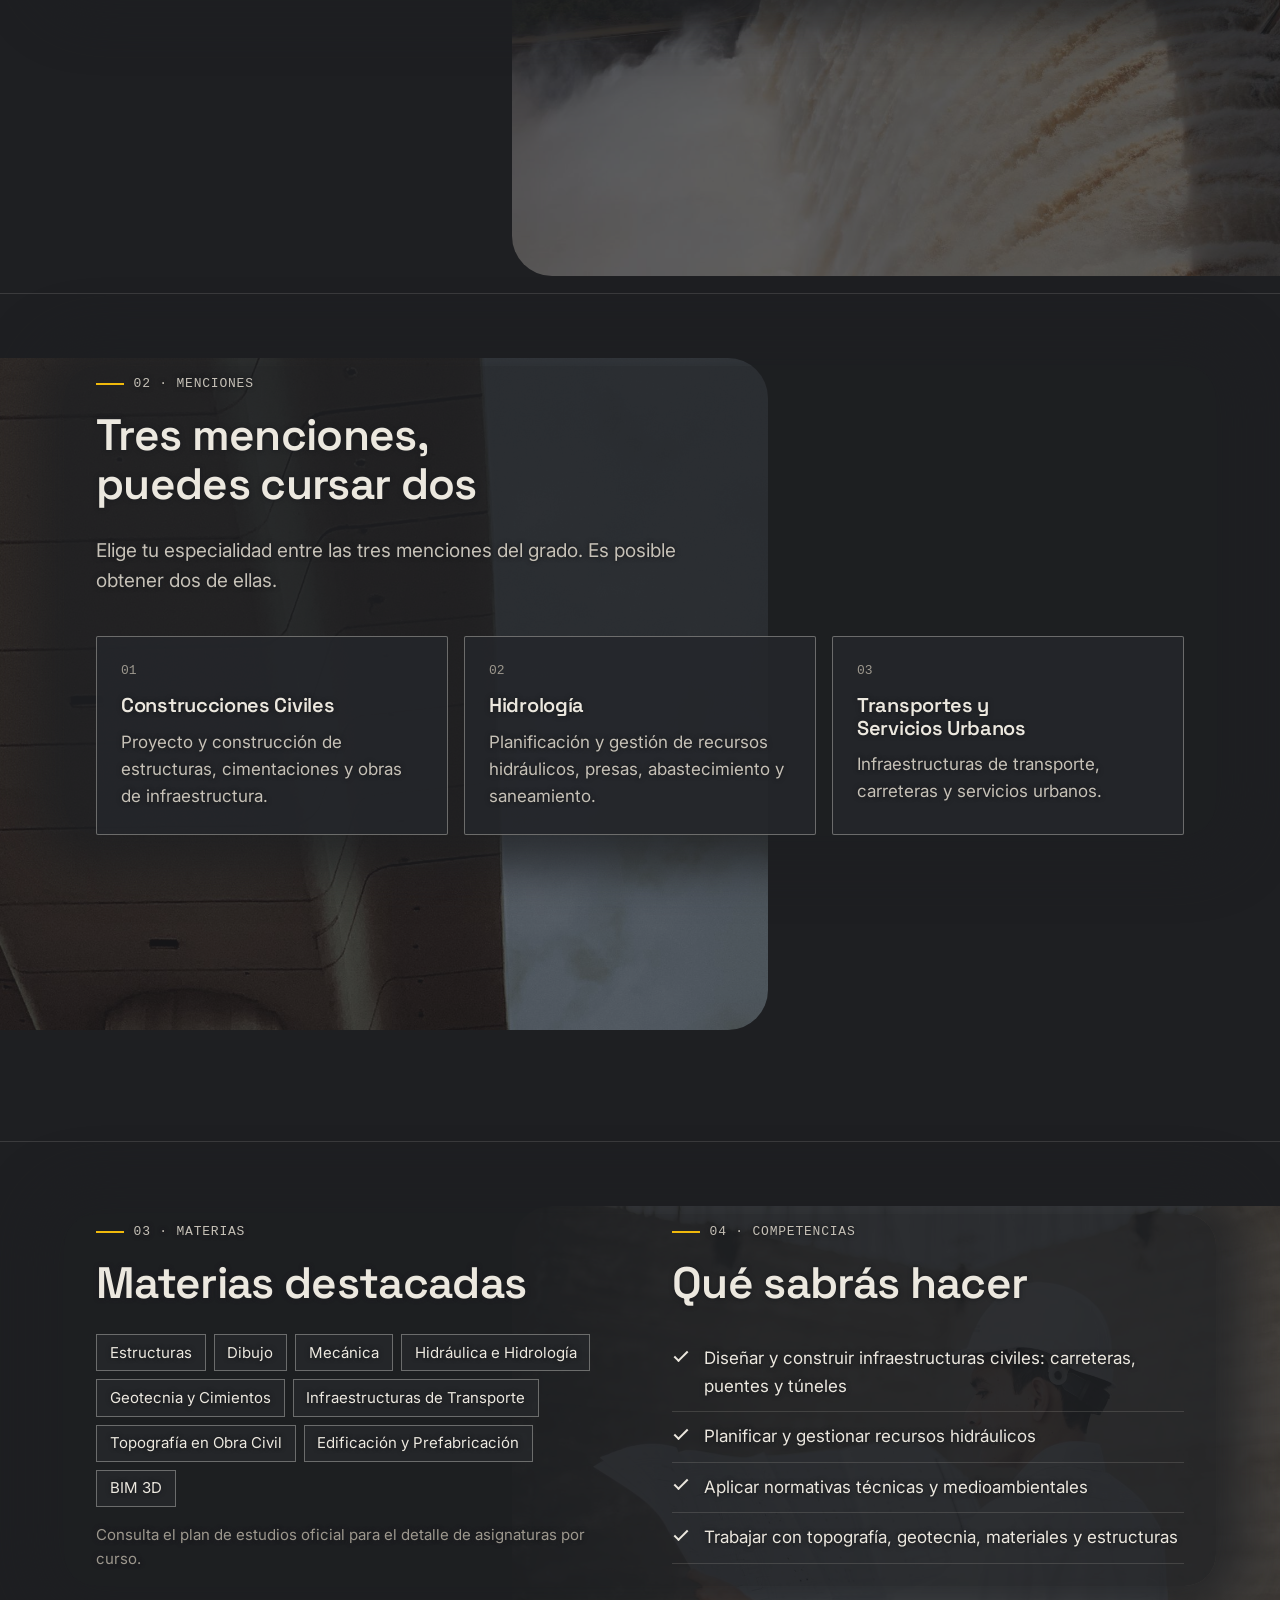
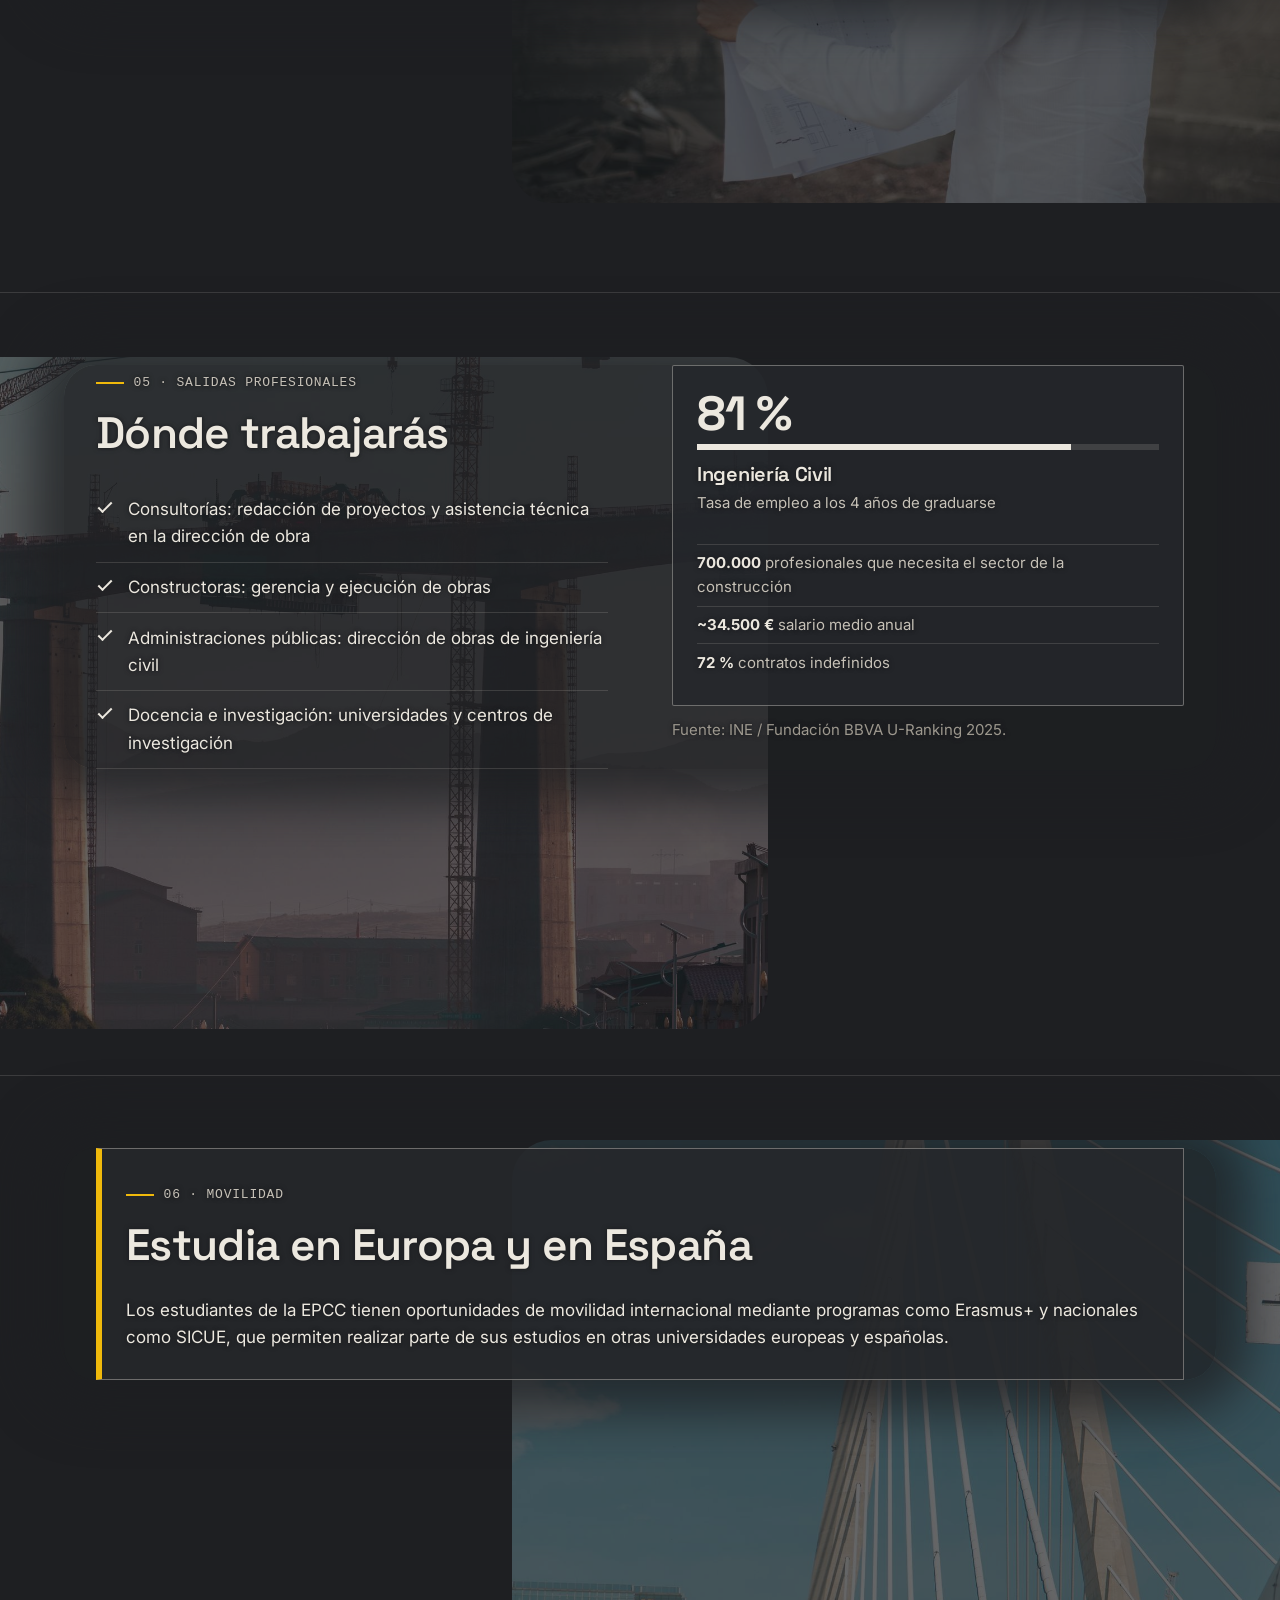
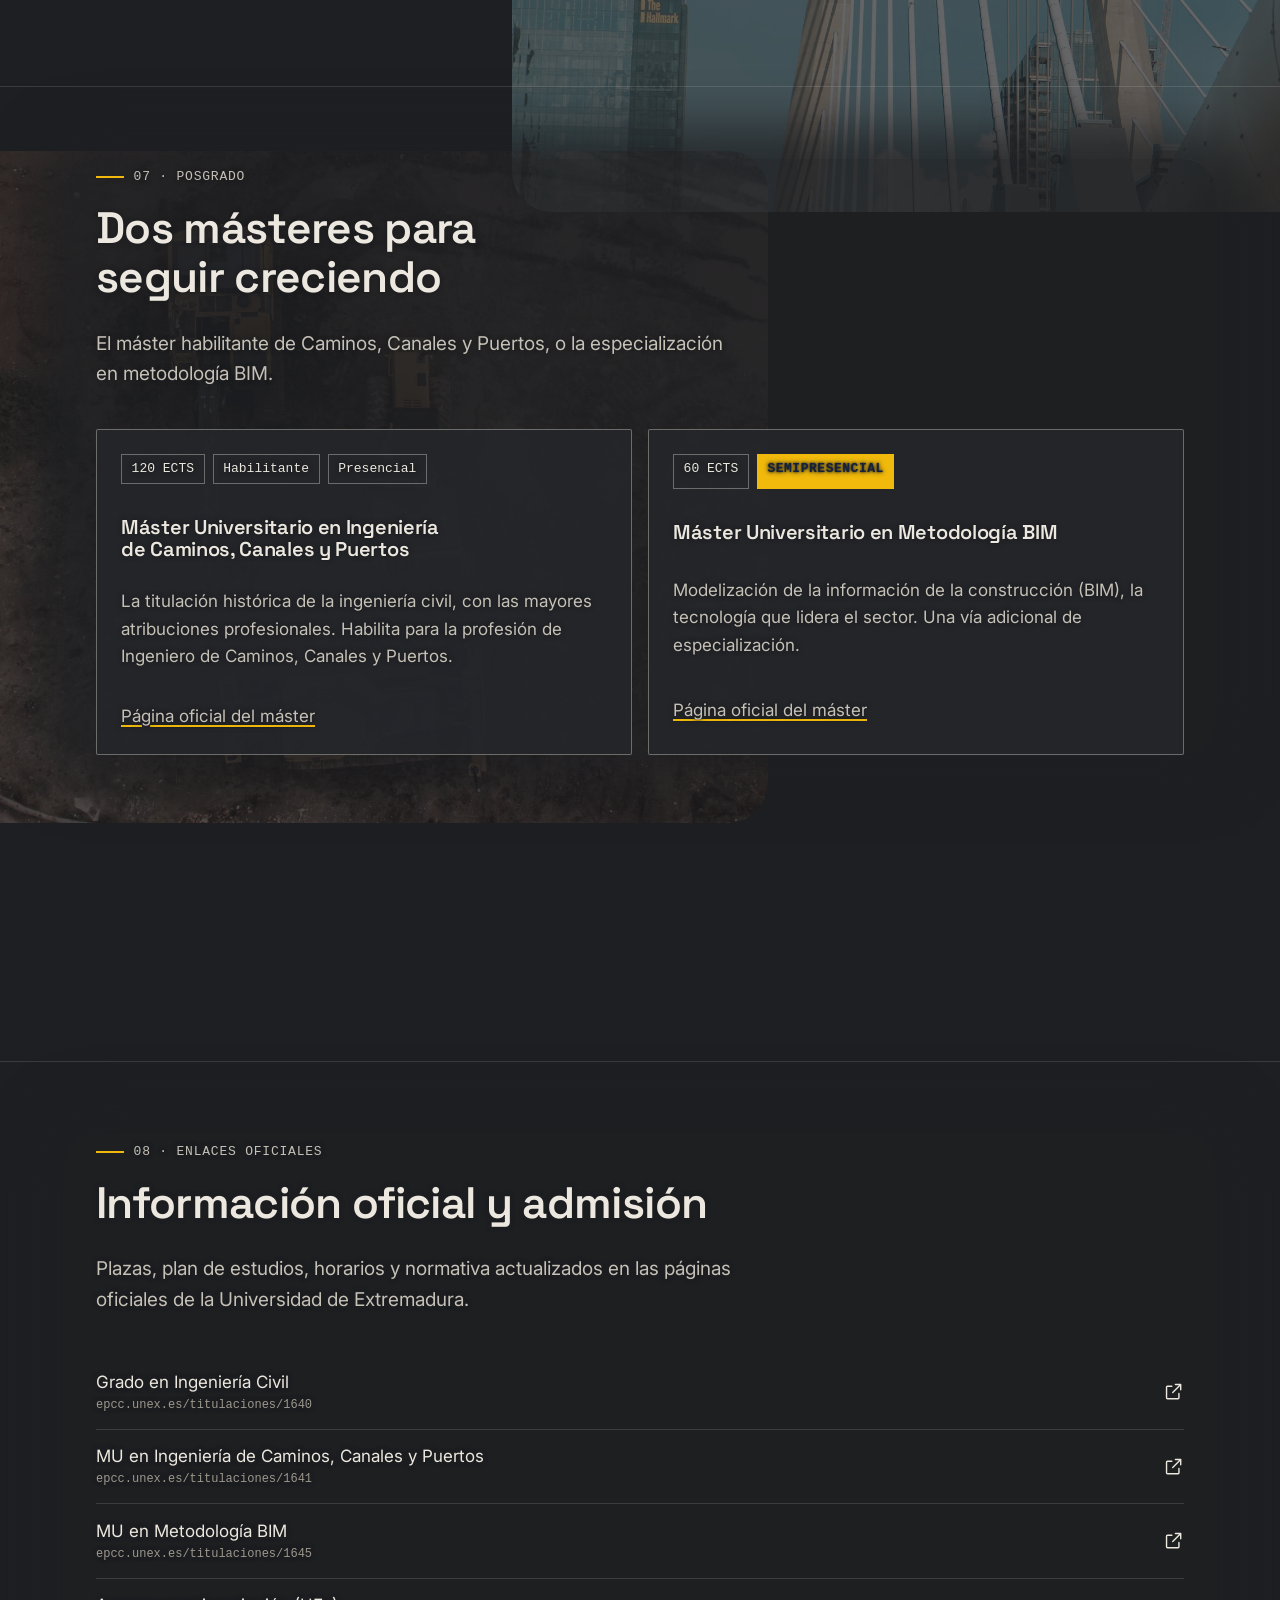
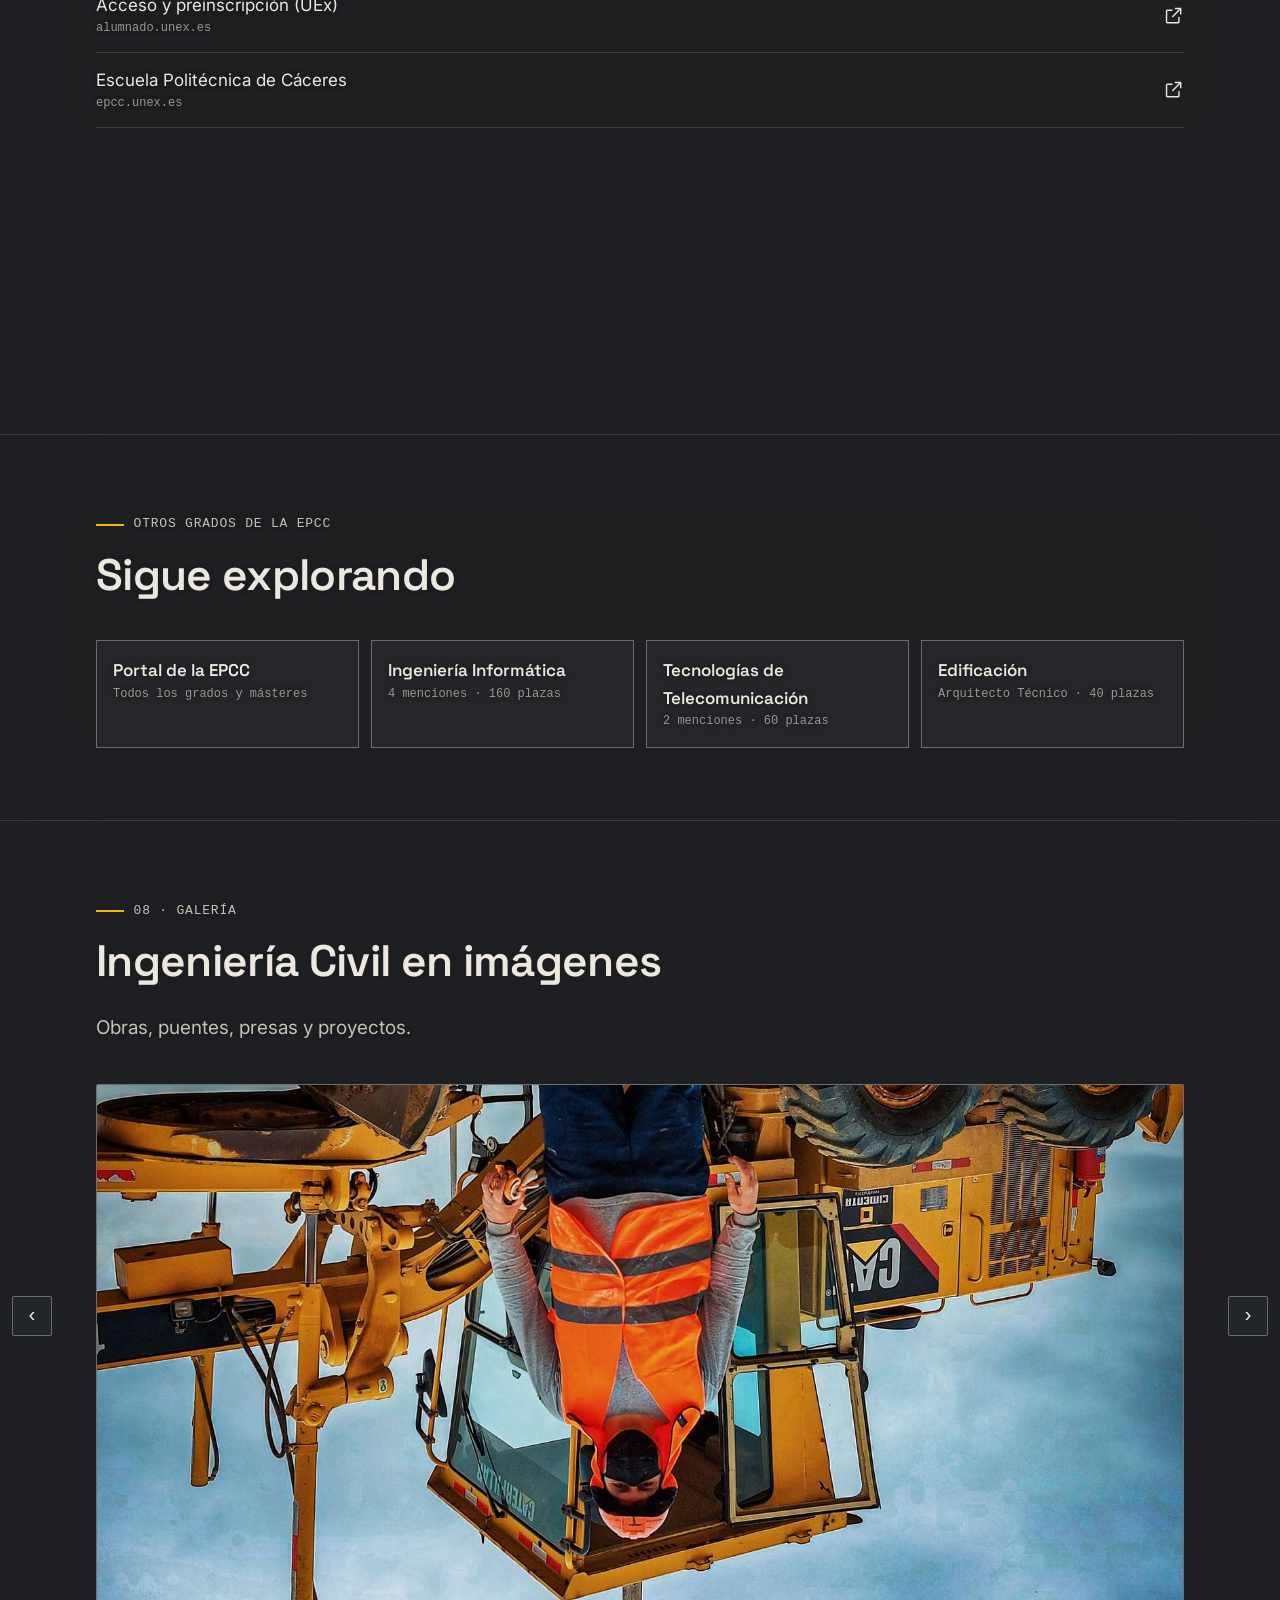
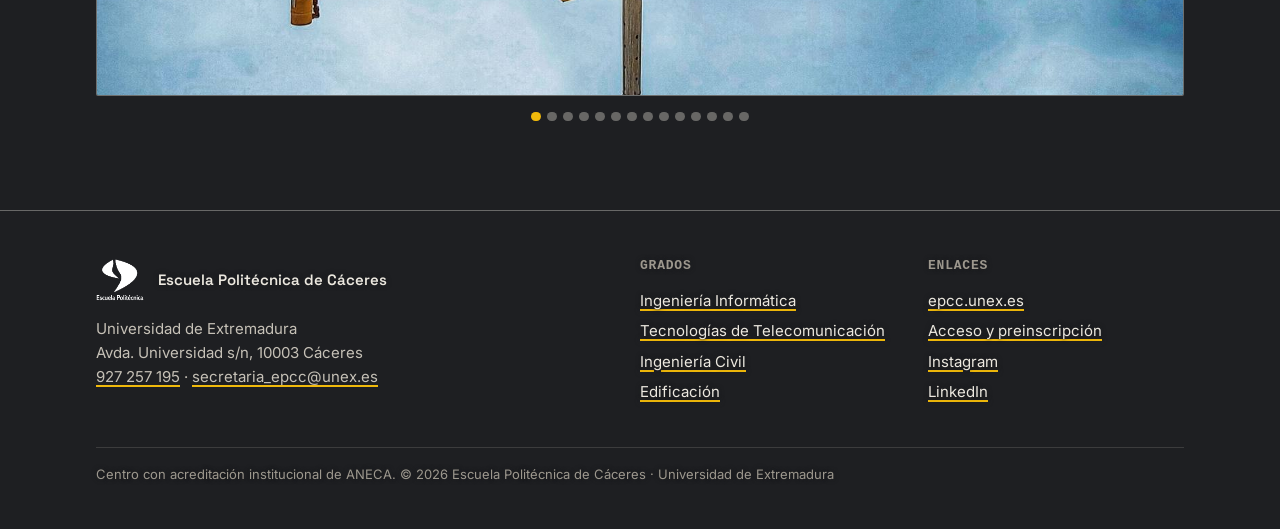
<file: civil.html>
<!DOCTYPE html>
<html lang="es">
<head>
  <meta charset="UTF-8">
  <meta name="viewport" content="width=device-width, initial-scale=1">
  <title>Grado en Ingeniería Civil · EPCC</title>
  <meta name="description" content="Grado en Ingeniería Civil en la Escuela Politécnica de Cáceres: 240 ECTS, habilita como Ingeniero Técnico de Obras Públicas, tres menciones y Máster en Ingeniería de Caminos, Canales y Puertos.">
  <meta property="og:type" content="website">
  <meta property="og:title" content="Grado en Ingeniería Civil · EPCC">
  <meta property="og:description" content="Carreteras, puentes, presas y redes de abastecimiento. Menciones en Construcciones Civiles, Hidrología y Transportes y Servicios Urbanos.">
  <meta property="og:image" content="assets/img/logo-epcc-color.png">
  <meta property="og:locale" content="es_ES">
  <meta name="theme-color" content="#1e1f22">
  <link rel="icon" type="image/png" href="assets/img/logo-epcc-color.png">
  <link rel="preconnect" href="https://fonts.googleapis.com">
  <link rel="preconnect" href="https://fonts.gstatic.com" crossorigin>
  <link rel="stylesheet" href="https://fonts.googleapis.com/css2?family=Inter:wght@400;500;600&amp;family=Space+Grotesk:wght@500;600;700&amp;display=swap">
  <link rel="stylesheet" href="assets/css/site.css">
  <script src="assets/js/parallax.js" defer></script>
  <script src="assets/js/gallery.js" defer></script>
</head>
<body>
  <svg class="sprite" width="0" height="0" style="position:absolute" aria-hidden="true" focusable="false">
    <defs>
      <linearGradient id="grad-gold" x1="0%" y1="0%" x2="100%" y2="100%">
        <stop offset="0%" style="stop-color:#f0b90b;stop-opacity:0.8" />
        <stop offset="100%" style="stop-color:#f0b90b;stop-opacity:0.2" />
      </linearGradient>
      <linearGradient id="grad-soft" x1="0%" y1="0%" x2="100%" y2="100%">
        <stop offset="0%" style="stop-color:currentColor;stop-opacity:0.6" />
        <stop offset="100%" style="stop-color:currentColor;stop-opacity:0.2" />
      </linearGradient>
      <radialGradient id="grad-radial" cx="50%" cy="50%" r="50%">
        <stop offset="0%" style="stop-color:currentColor;stop-opacity:0.5" />
        <stop offset="100%" style="stop-color:currentColor;stop-opacity:0.1" />
      </radialGradient>
    </defs>
    <!-- Inlined line-art sprite (source: assets/img/lineart.svg) so drawings also render from file:// -->
    <symbol id="bridge" viewBox="0 0 800 600">
    <!-- Constellation: interconnected nodes with fluid curves -->
    <circle cx="150" cy="200" r="8" pathLength="1" vector-effect="non-scaling-stroke"/>
    <circle cx="320" cy="150" r="12" pathLength="1" vector-effect="non-scaling-stroke"/>
    <circle cx="480" cy="220" r="10" pathLength="1" vector-effect="non-scaling-stroke"/>
    <circle cx="650" cy="180" r="14" pathLength="1" vector-effect="non-scaling-stroke"/>
    <circle cx="220" cy="380" r="9" pathLength="1" vector-effect="non-scaling-stroke"/>
    <circle cx="400" cy="420" r="11" pathLength="1" vector-effect="non-scaling-stroke"/>
    <circle cx="580" cy="360" r="13" pathLength="1" vector-effect="non-scaling-stroke"/>
    <path d="M150 200Q235 175 320 150M320 150Q400 185 480 220M480 220Q565 200 650 180" pathLength="1" vector-effect="non-scaling-stroke"/>
    <path d="M220 380Q310 400 400 420M400 420Q490 390 580 360" pathLength="1" vector-effect="non-scaling-stroke"/>
    <path d="M150 200Q185 290 220 380M320 150Q360 285 400 420M480 220Q530 290 580 360M650 180Q615 270 580 360" pathLength="1" vector-effect="non-scaling-stroke"/>
    <path d="M320 150L220 380M480 220L400 420" pathLength="1" vector-effect="non-scaling-stroke" opacity="0.4"/>
  </symbol>
  <symbol id="dam" viewBox="0 0 800 600">
    <!-- Fluid dynamics: organic flowing shapes -->
    <path d="M100 200Q200 150 300 180Q400 210 500 170Q600 130 700 160" pathLength="1" vector-effect="non-scaling-stroke"/>
    <path d="M100 280Q200 230 300 260Q400 290 500 250Q600 210 700 240" pathLength="1" vector-effect="non-scaling-stroke" opacity="0.8"/>
    <path d="M100 360Q200 310 300 340Q400 370 500 330Q600 290 700 320" pathLength="1" vector-effect="non-scaling-stroke" opacity="0.6"/>
    <path d="M100 440Q200 390 300 420Q400 450 500 410Q600 370 700 400" pathLength="1" vector-effect="non-scaling-stroke" opacity="0.5"/>
    <circle cx="200" cy="180" r="6" pathLength="1" vector-effect="non-scaling-stroke"/>
    <circle cx="400" cy="210" r="6" pathLength="1" vector-effect="non-scaling-stroke"/>
    <circle cx="600" cy="160" r="6" pathLength="1" vector-effect="non-scaling-stroke"/>
    <circle cx="300" cy="340" r="5" pathLength="1" vector-effect="non-scaling-stroke" opacity="0.6"/>
    <circle cx="500" cy="330" r="5" pathLength="1" vector-effect="non-scaling-stroke" opacity="0.6"/>
  </symbol>
  <symbol id="circuit" viewBox="0 0 800 600">
    <!-- Data flow: abstract circuit with modern geometric patterns -->
    <path d="M100 100h200v100h150v100h200" pathLength="1" vector-effect="non-scaling-stroke"/>
    <path d="M100 200h150v100h200v100h200" pathLength="1" vector-effect="non-scaling-stroke"/>
    <path d="M100 400h250v100h300" pathLength="1" vector-effect="non-scaling-stroke"/>
    <path d="M300 100v80M450 200v80M650 300v80M350 400v80" pathLength="1" vector-effect="non-scaling-stroke"/>
    <circle cx="300" cy="100" r="6" pathLength="1" vector-effect="non-scaling-stroke"/>
    <circle cx="450" cy="200" r="6" pathLength="1" vector-effect="non-scaling-stroke"/>
    <circle cx="650" cy="300" r="6" pathLength="1" vector-effect="non-scaling-stroke"/>
    <circle cx="350" cy="400" r="6" pathLength="1" vector-effect="non-scaling-stroke"/>
    <rect x="280" y="80" width="40" height="40" rx="4" pathLength="1" vector-effect="non-scaling-stroke" opacity="0.5"/>
    <rect x="430" y="180" width="40" height="40" rx="4" pathLength="1" vector-effect="non-scaling-stroke" opacity="0.5"/>
    <rect x="630" y="280" width="40" height="40" rx="4" pathLength="1" vector-effect="non-scaling-stroke" opacity="0.5"/>
    <rect x="330" y="380" width="40" height="40" rx="4" pathLength="1" vector-effect="non-scaling-stroke" opacity="0.5"/>
  </symbol>
  <symbol id="chip" viewBox="0 0 800 600">
    <!-- Processing grid: modern chip abstraction with geometric patterns -->
    <rect x="250" y="150" width="300" height="300" rx="8" pathLength="1" vector-effect="non-scaling-stroke"/>
    <rect x="300" y="200" width="200" height="200" rx="6" pathLength="1" vector-effect="non-scaling-stroke" opacity="0.7"/>
    <rect x="350" y="250" width="100" height="100" rx="4" pathLength="1" vector-effect="non-scaling-stroke" opacity="0.5"/>
    <path d="M250 225h-50M250 300h-50M250 375h-50" pathLength="1" vector-effect="non-scaling-stroke"/>
    <path d="M550 225h50M550 300h50M550 375h50" pathLength="1" vector-effect="non-scaling-stroke"/>
    <path d="M325 150v-50M400 150v-50M475 150v-50" pathLength="1" vector-effect="non-scaling-stroke"/>
    <path d="M325 450v50M400 450v50M475 450v50" pathLength="1" vector-effect="non-scaling-stroke"/>
    <circle cx="200" cy="225" r="4" pathLength="1" vector-effect="non-scaling-stroke"/>
    <circle cx="200" cy="300" r="4" pathLength="1" vector-effect="non-scaling-stroke"/>
    <circle cx="200" cy="375" r="4" pathLength="1" vector-effect="non-scaling-stroke"/>
    <circle cx="600" cy="225" r="4" pathLength="1" vector-effect="non-scaling-stroke"/>
    <circle cx="600" cy="300" r="4" pathLength="1" vector-effect="non-scaling-stroke"/>
    <circle cx="600" cy="375" r="4" pathLength="1" vector-effect="non-scaling-stroke"/>
  </symbol>
  <symbol id="network" viewBox="0 0 800 600">
    <!-- Connected nodes: network graph visualization -->
    <circle cx="150" cy="150" r="10" pathLength="1" vector-effect="non-scaling-stroke"/>
    <circle cx="300" cy="100" r="12" pathLength="1" vector-effect="non-scaling-stroke"/>
    <circle cx="500" cy="120" r="11" pathLength="1" vector-effect="non-scaling-stroke"/>
    <circle cx="650" cy="150" r="13" pathLength="1" vector-effect="non-scaling-stroke"/>
    <circle cx="200" cy="300" r="14" pathLength="1" vector-effect="non-scaling-stroke"/>
    <circle cx="400" cy="320" r="16" pathLength="1" vector-effect="non-scaling-stroke"/>
    <circle cx="600" cy="280" r="15" pathLength="1" vector-effect="non-scaling-stroke"/>
    <circle cx="150" cy="450" r="11" pathLength="1" vector-effect="non-scaling-stroke"/>
    <circle cx="350" cy="480" r="12" pathLength="1" vector-effect="non-scaling-stroke"/>
    <circle cx="550" cy="440" r="13" pathLength="1" vector-effect="non-scaling-stroke"/>
    <path d="M150 150L300 100M300 100L500 120M500 120L650 150M150 150L200 300M300 100L400 320M500 120L400 320M650 150L600 280" pathLength="1" vector-effect="non-scaling-stroke"/>
    <path d="M200 300L400 320M400 320L600 280M200 300L150 450M400 320L350 480M600 280L550 440M150 450L350 480M350 480L550 440" pathLength="1" vector-effect="non-scaling-stroke"/>
  </symbol>
  <symbol id="antenna" viewBox="0 0 800 600">
    <!-- Signal waves: radial wave patterns emanating from center -->
    <circle cx="400" cy="300" r="40" pathLength="1" vector-effect="non-scaling-stroke"/>
    <circle cx="400" cy="300" r="80" pathLength="1" vector-effect="non-scaling-stroke" opacity="0.8"/>
    <circle cx="400" cy="300" r="120" pathLength="1" vector-effect="non-scaling-stroke" opacity="0.6"/>
    <circle cx="400" cy="300" r="160" pathLength="1" vector-effect="non-scaling-stroke" opacity="0.5"/>
    <circle cx="400" cy="300" r="200" pathLength="1" vector-effect="non-scaling-stroke" opacity="0.4"/>
    <circle cx="400" cy="300" r="240" pathLength="1" vector-effect="non-scaling-stroke" opacity="0.3"/>
    <path d="M400 260v-80M400 340v80M360 300h-80M440 300h80" pathLength="1" vector-effect="non-scaling-stroke"/>
    <circle cx="400" cy="300" r="8" pathLength="1" vector-effect="non-scaling-stroke"/>
  </symbol>
  <symbol id="waveform" viewBox="0 0 800 600">
    <!-- Data streams: abstract waveform patterns -->
    <path d="M50 300Q100 250 150 300Q200 350 250 300Q300 250 350 300Q400 350 450 300Q500 250 550 300Q600 350 650 300Q700 250 750 300" pathLength="1" vector-effect="non-scaling-stroke"/>
    <path d="M50 300Q100 200 150 300Q200 400 250 300Q300 200 350 300Q400 400 450 300Q500 200 550 300Q600 400 650 300Q700 200 750 300" pathLength="1" vector-effect="non-scaling-stroke" opacity="0.6"/>
    <path d="M50 300Q100 150 150 300Q200 450 250 300Q300 150 350 300Q400 450 450 300Q500 150 550 300Q600 450 650 300Q700 150 750 300" pathLength="1" vector-effect="non-scaling-stroke" opacity="0.4"/>
    <circle cx="150" cy="300" r="6" pathLength="1" vector-effect="non-scaling-stroke"/>
    <circle cx="350" cy="300" r="6" pathLength="1" vector-effect="non-scaling-stroke"/>
    <circle cx="550" cy="300" r="6" pathLength="1" vector-effect="non-scaling-stroke"/>
    <circle cx="750" cy="300" r="6" pathLength="1" vector-effect="non-scaling-stroke"/>
  </symbol>
  <symbol id="section" viewBox="0 0 800 600">
    <!-- Value layers: overlapping wave forms suggesting depth -->
    <path d="M50 500Q200 450 350 480Q500 510 650 460Q725 435 800 450" pathLength="1" vector-effect="non-scaling-stroke" opacity="0.3"/>
    <path d="M50 420Q200 370 350 400Q500 430 650 380Q725 355 800 370" pathLength="1" vector-effect="non-scaling-stroke" opacity="0.5"/>
    <path d="M50 340Q200 290 350 320Q500 350 650 300Q725 275 800 290" pathLength="1" vector-effect="non-scaling-stroke" opacity="0.7"/>
    <path d="M50 260Q200 210 350 240Q500 270 650 220Q725 195 800 210" pathLength="1" vector-effect="non-scaling-stroke" opacity="0.9"/>
    <path d="M50 180Q200 130 350 160Q500 190 650 140Q725 115 800 130" pathLength="1" vector-effect="non-scaling-stroke"/>
    <circle cx="200" cy="130" r="4" pathLength="1" vector-effect="non-scaling-stroke"/>
    <circle cx="350" cy="160" r="4" pathLength="1" vector-effect="non-scaling-stroke"/>
    <circle cx="500" cy="190" r="4" pathLength="1" vector-effect="non-scaling-stroke"/>
    <circle cx="650" cy="140" r="4" pathLength="1" vector-effect="non-scaling-stroke"/>
  </symbol>
  <symbol id="frame" viewBox="0 0 800 600">
    <!-- Structural mesh: geometric framework with perspective -->
    <path d="M150 100h500v400h-500Z" pathLength="1" vector-effect="non-scaling-stroke"/>
    <path d="M200 150h400v300h-400Z" pathLength="1" vector-effect="non-scaling-stroke" opacity="0.7"/>
    <path d="M250 200h300v200h-300Z" pathLength="1" vector-effect="non-scaling-stroke" opacity="0.5"/>
    <path d="M150 100L250 200M650 100L550 200M150 500L250 400M650 500L550 400" pathLength="1" vector-effect="non-scaling-stroke"/>
    <path d="M250 200v200M550 200v200M250 200h300M250 400h300" pathLength="1" vector-effect="non-scaling-stroke" opacity="0.6"/>
    <circle cx="250" cy="200" r="5" pathLength="1" vector-effect="non-scaling-stroke"/>
    <circle cx="550" cy="200" r="5" pathLength="1" vector-effect="non-scaling-stroke"/>
    <circle cx="250" cy="400" r="5" pathLength="1" vector-effect="non-scaling-stroke"/>
    <circle cx="550" cy="400" r="5" pathLength="1" vector-effect="non-scaling-stroke"/>
  </symbol>
  <symbol id="plan" viewBox="0 0 800 600">
    <!-- Blueprint grid: modern architectural abstraction -->
    <rect x="150" y="100" width="500" height="400" pathLength="1" vector-effect="non-scaling-stroke"/>
    <path d="M150 200h500M150 300h500M150 400h500" pathLength="1" vector-effect="non-scaling-stroke" opacity="0.5"/>
    <path d="M250 100v400M400 100v400M550 100v400" pathLength="1" vector-effect="non-scaling-stroke" opacity="0.5"/>
    <rect x="200" y="150" width="100" height="100" pathLength="1" vector-effect="non-scaling-stroke" opacity="0.7"/>
    <rect x="350" y="250" width="100" height="100" pathLength="1" vector-effect="non-scaling-stroke" opacity="0.7"/>
    <rect x="500" y="350" width="100" height="100" pathLength="1" vector-effect="non-scaling-stroke" opacity="0.7"/>
    <circle cx="250" cy="200" r="5" pathLength="1" vector-effect="non-scaling-stroke"/>
    <circle cx="400" cy="300" r="5" pathLength="1" vector-effect="non-scaling-stroke"/>
    <circle cx="550" cy="400" r="5" pathLength="1" vector-effect="non-scaling-stroke"/>
  </symbol>
  <symbol id="road" viewBox="0 0 800 600">
    <!-- Path convergence: perspective lines with nodes -->
    <path d="M100 550L350 300L400 300L450 300L700 550" pathLength="1" vector-effect="non-scaling-stroke"/>
    <path d="M150 550L360 320L440 320L650 550" pathLength="1" vector-effect="non-scaling-stroke" opacity="0.7"/>
    <path d="M200 550L370 340L430 340L600 550" pathLength="1" vector-effect="non-scaling-stroke" opacity="0.5"/>
    <path d="M400 300v-100M400 200v-50" pathLength="1" vector-effect="non-scaling-stroke"/>
    <circle cx="400" cy="300" r="8" pathLength="1" vector-effect="non-scaling-stroke"/>
    <circle cx="400" cy="200" r="6" pathLength="1" vector-effect="non-scaling-stroke"/>
    <circle cx="400" cy="150" r="5" pathLength="1" vector-effect="non-scaling-stroke"/>
    <circle cx="200" cy="500" r="5" pathLength="1" vector-effect="non-scaling-stroke" opacity="0.6"/>
    <circle cx="600" cy="500" r="5" pathLength="1" vector-effect="non-scaling-stroke" opacity="0.6"/>
  </symbol>
  </svg>
  <a class="skip-link" href="#contenido">Saltar al contenido</a>

  <div class="layers" aria-hidden="true">
    <div class="layer layer-grid"></div>
    <div class="layer layer-art">
      <svg class="scene" style="--i: 0" viewBox="0 0 800 600"><use href="#bridge"/></svg>
      <svg class="scene" style="--i: 1" viewBox="0 0 800 600"><use href="#dam"/></svg>
      <svg class="scene" style="--i: 2" viewBox="0 0 800 600"><use href="#road"/></svg>
      <svg class="scene" style="--i: 3" viewBox="0 0 800 600"><use href="#section"/></svg>
      <svg class="scene" style="--i: 4" viewBox="0 0 800 600"><use href="#circuit"/></svg>
      <svg class="scene" style="--i: 5" viewBox="0 0 800 600"><use href="#frame"/></svg>
      <svg class="scene" style="--i: 6" viewBox="0 0 800 600"><use href="#antenna"/></svg>
      <svg class="scene" style="--i: 7" viewBox="0 0 800 600"><use href="#plan"/></svg>
      <svg class="scene" style="--i: 8" viewBox="0 0 800 600"><use href="#network"/></svg>
    </div>
  </div>

  <div class="page">
    <header class="site-header">
      <div class="wrap">
        <a class="brand" href="index.html">
          <img class="logo-light" src="assets/img/logo-epcc-color.png" width="40" height="35" alt="Logotipo de la Escuela Politécnica de Cáceres">
          <img class="logo-dark" src="assets/img/logo-epcc-white.png" width="40" height="35" alt="Logotipo de la Escuela Politécnica de Cáceres">
          <span>EPCC<small>Universidad de Extremadura</small></span>
        </a>
        <nav class="nav" aria-label="Principal">
          <ul>
            <li><a href="index.html">Inicio</a></li>
            <li><a href="informatica.html">Informática</a></li>
            <li><a href="teleco.html">Telecomunicación</a></li>
            <li><a href="civil.html" aria-current="page">Ingeniería Civil</a></li>
            <li><a href="edificacion.html">Edificación</a></li>
            <li><a href="index.html#masteres">Másteres</a></li>
            <li><a href="#contacto">Contacto</a></li>
          </ul>
        </nav>
        <nav class="subnav" aria-label="Secciones de este grado">
          <ul>
            <li><a href="#por-que">Por qué</a></li>
            <li><a href="#menciones">Menciones</a></li>
            <li><a href="#materias">Materias</a></li>
            <li><a href="#salidas">Salidas</a></li>
            <li><a href="#movilidad">Movilidad</a></li>
            <li><a href="#master">Máster</a></li>
            <li><a href="#enlaces">Admisión</a></li>
          </ul>
        </nav>
      </div>
    </header>

    <main id="contenido">
      <section class="hero" aria-labelledby="hero-title">
        <div class="photo-bg photo-left">
          <img src="assets/img/photos/civil-01.jpg" alt="" loading="eager" fetchpriority="high">
        </div>
        <div class="wrap">
          <p class="eyebrow">Grado · Profesión regulada</p>
          <h1 id="hero-title">Grado en Ingeniería Civil</h1>
          <p class="lead">Fórmate para ejercer en el diseño, mantenimiento y construcción de infraestructuras clave como carreteras, puentes, presas y redes de abastecimiento, con enfoque práctico y proyección internacional.</p>
          <div class="actions">
            <a class="btn btn-primary" href="https://epcc.unex.es/titulaciones/1640">Plan de estudios oficial <svg class="icon" viewBox="0 0 24 24" aria-hidden="true"><path d="M14 4h6v6M20 4l-9 9M18 14v5a1 1 0 0 1-1 1H5a1 1 0 0 1-1-1V7a1 1 0 0 1 1-1h5"/></svg></a>
            <a class="btn" href="#master">Másteres <svg class="icon" viewBox="0 0 24 24" aria-hidden="true"><path d="M5 12h14M13 6l6 6-6 6"/></svg></a>
          </div>
          <dl class="facts">
            <div><dt>Duración</dt><dd>4 años</dd></div>
            <div><dt>Créditos</dt><dd>240 ECTS</dd></div>
            <div><dt>Menciones</dt><dd>3</dd></div>
            <div><dt>Habilita como</dt><dd>I.T. Obras Públicas</dd></div>
          </dl>
        </div>
      </section>

      <section class="section" id="por-que" aria-labelledby="por-que-title">
        <div class="photo-bg photo-right">
          <img src="assets/img/photos/civil-02.jpg" alt="" loading="lazy">
        </div>
        <div class="wrap">
          <div class="section-head">
            <p class="eyebrow">01 · Por qué este grado</p>
            <h2 id="por-que-title">Ingeniería clásica con visión moderna</h2>
            <p class="lead">El grado habilita para la profesión regulada de Ingeniero Técnico de Obras Públicas e incluye tecnología BIM para el diseño de infraestructuras.</p>
          </div>
          <ul class="features">
            <li>
              <svg class="icon" viewBox="0 0 24 24" aria-hidden="true"><path d="M12 3l7 3v5c0 4.5-3 8-7 10-4-2-7-5.5-7-10V6l7-3zM8.5 12l2.5 2.5 4.5-5"/></svg>
              <h3>Profesión regulada</h3>
              <p>Atribuciones de Ingeniero Técnico de Obras Públicas.</p>
            </li>
            <li>
              <svg class="icon" viewBox="0 0 24 24" aria-hidden="true"><path d="M12 3l9 5-9 5-9-5 9-5zM3 13l9 5 9-5"/></svg>
              <h3>Hasta dos menciones</h3>
              <p>Puedes obtener más de una mención y ampliar tu perfil.</p>
            </li>
            <li>
              <svg class="icon" viewBox="0 0 24 24" aria-hidden="true"><path d="M9 3h6M10 3v6l-5 10a1 1 0 0 0 1 1.5h12a1 1 0 0 0 1-1.5L14 9V3M7 15h10"/></svg>
              <h3>BIM 3D</h3>
              <p>Modelado de la información de la construcción integrado en la formación.</p>
            </li>
          </ul>
        </div>
      </section>

      <section class="section" id="menciones" aria-labelledby="menciones-title">
        <div class="photo-bg photo-left">
          <img src="assets/img/photos/civil-03.jpg" alt="" loading="lazy">
        </div>
        <div class="wrap">
          <div class="section-head">
            <p class="eyebrow">02 · Menciones</p>
            <h2 id="menciones-title">Tres menciones, puedes cursar dos</h2>
            <p class="lead">Elige tu especialidad entre las tres menciones del grado. Es posible obtener dos de ellas.</p>
          </div>
          <div class="grid grid-3">
            <article class="card">
              <span class="card-index">01</span>
              <h3>Construcciones Civiles</h3>
              <p>Proyecto y construcción de estructuras, cimentaciones y obras de infraestructura.</p>
            </article>
            <article class="card">
              <span class="card-index">02</span>
              <h3>Hidrología</h3>
              <p>Planificación y gestión de recursos hidráulicos, presas, abastecimiento y saneamiento.</p>
            </article>
            <article class="card">
              <span class="card-index">03</span>
              <h3>Transportes y Servicios Urbanos</h3>
              <p>Infraestructuras de transporte, carreteras y servicios urbanos.</p>
            </article>
          </div>

        </div>
      </section>

      <section class="section" id="materias" aria-labelledby="materias-title">
        <div class="photo-bg photo-right">
          <img src="assets/img/photos/civil-04.jpg" alt="" loading="lazy">
        </div>
        <div class="wrap split">
          <div>
            <p class="eyebrow">03 · Materias</p>
            <h2 id="materias-title">Materias destacadas</h2>
            <ul class="tags">
                <li>Estructuras</li>
                <li>Dibujo</li>
                <li>Mecánica</li>
                <li>Hidráulica e Hidrología</li>
                <li>Geotecnia y Cimientos</li>
                <li>Infraestructuras de Transporte</li>
                <li>Topografía en Obra Civil</li>
                <li>Edificación y Prefabricación</li>
                <li>BIM 3D</li>
            </ul>
            <p class="muted" style="margin-top: 1rem">Consulta el plan de estudios oficial para el detalle de asignaturas por curso.</p>
          </div>
          <div>
            <p class="eyebrow">04 · Competencias</p>
            <h2>Qué sabrás hacer</h2>
            <ul class="check-list">
            <li>Diseñar y construir infraestructuras civiles: carreteras, puentes y túneles</li>
            <li>Planificar y gestionar recursos hidráulicos</li>
            <li>Aplicar normativas técnicas y medioambientales</li>
            <li>Trabajar con topografía, geotecnia, materiales y estructuras</li>
            </ul>
          </div>
        </div>
      </section>

      <section class="section" id="salidas" aria-labelledby="salidas-title">
        <div class="photo-bg photo-left">
          <img src="assets/img/photos/civil-05.jpg" alt="" loading="lazy">
        </div>
        <div class="wrap split">
          <div>
            <p class="eyebrow">05 · Salidas profesionales</p>
            <h2 id="salidas-title">Dónde trabajarás</h2>
            <ul class="check-list">
            <li>Consultorías: redacción de proyectos y asistencia técnica en la dirección de obra</li>
            <li>Constructoras: gerencia y ejecución de obras</li>
            <li>Administraciones públicas: dirección de obras de ingeniería civil</li>
            <li>Docencia e investigación: universidades y centros de investigación</li>
            </ul>
          </div>
          <div>
            <article class="card stat">
              <span class="stat-value">81&nbsp;%</span>
              <span class="stat-bar" aria-hidden="true"><span style="width: 81%"></span></span>
              <h3>Ingeniería Civil</h3>
              <p class="muted">Tasa de empleo a los 4 años de graduarse</p>
              <ul>
                <li><strong>700.000</strong> profesionales que necesita el sector de la construcción</li>
                <li><strong>~34.500&nbsp;€</strong> salario medio anual</li>
                <li><strong>72&nbsp;%</strong> contratos indefinidos</li>
              </ul>
            </article>
            <p class="muted" style="margin-top: 0.75rem">Fuente: INE / Fundación BBVA U-Ranking 2025.</p>
          </div>
        </div>
      </section>

      <section class="section" id="movilidad" aria-labelledby="movilidad-title">
        <div class="photo-bg photo-right">
          <img src="assets/img/photos/civil-06.jpg" alt="" loading="lazy">
        </div>
        <div class="wrap">
          <div class="callout">
            <p class="eyebrow">06 · Movilidad</p>
            <h2 id="movilidad-title">Estudia en Europa y en España</h2>
            <p>Los estudiantes de la EPCC tienen oportunidades de movilidad internacional mediante programas como Erasmus+ y nacionales como SICUE, que permiten realizar parte de sus estudios en otras universidades europeas y españolas.</p>
          </div>
        </div>
      </section>

      <section class="section" id="master" aria-labelledby="master-title">
        <div class="photo-bg photo-left">
          <img src="assets/img/photos/civil-07.jpg" alt="" loading="lazy">
        </div>
        <div class="wrap">
          <div class="section-head">
            <p class="eyebrow">07 · Posgrado</p>
            <h2 id="master-title">Dos másteres para seguir creciendo</h2>
            <p class="lead">El máster habilitante de Caminos, Canales y Puertos, o la especialización en metodología BIM.</p>
          </div>
          <div class="grid grid-2">
            <article class="card master">
              <ul class="badges"><li>120 ECTS</li><li>Habilitante</li><li>Presencial</li></ul>
              <h3>Máster Universitario en Ingeniería de Caminos, Canales y Puertos</h3>
              <p>La titulación histórica de la ingeniería civil, con las mayores atribuciones profesionales. Habilita para la profesión de Ingeniero de Caminos, Canales y Puertos.</p>
              <p><a href="https://epcc.unex.es/titulaciones/1641">Página oficial del máster</a></p>
            </article>
            <article class="card master">
              <ul class="badges"><li>60 ECTS</li><li class="mode">Semipresencial</li></ul>
              <h3>Máster Universitario en Metodología BIM</h3>
              <p>Modelización de la información de la construcción (BIM), la tecnología que lidera el sector. Una vía adicional de especialización.</p>
              <p><a href="https://epcc.unex.es/titulaciones/1645">Página oficial del máster</a></p>
            </article>
          </div>
        </div>
      </section>

      <section class="section" id="enlaces" aria-labelledby="enlaces-title">
        <div class="wrap">
          <div class="section-head">
            <p class="eyebrow">08 · Enlaces oficiales</p>
            <h2 id="enlaces-title">Información oficial y admisión</h2>
            <p class="lead">Plazas, plan de estudios, horarios y normativa actualizados en las páginas oficiales de la Universidad de Extremadura.</p>
          </div>
          <ul class="link-list">
            <li><a href="https://epcc.unex.es/titulaciones/1640"><span>Grado en Ingeniería Civil<small>epcc.unex.es/titulaciones/1640</small></span><svg class="icon" viewBox="0 0 24 24" aria-hidden="true"><path d="M14 4h6v6M20 4l-9 9M18 14v5a1 1 0 0 1-1 1H5a1 1 0 0 1-1-1V7a1 1 0 0 1 1-1h5"/></svg></a></li>
            <li><a href="https://epcc.unex.es/titulaciones/1641"><span>MU en Ingeniería de Caminos, Canales y Puertos<small>epcc.unex.es/titulaciones/1641</small></span><svg class="icon" viewBox="0 0 24 24" aria-hidden="true"><path d="M14 4h6v6M20 4l-9 9M18 14v5a1 1 0 0 1-1 1H5a1 1 0 0 1-1-1V7a1 1 0 0 1 1-1h5"/></svg></a></li>
            <li><a href="https://epcc.unex.es/titulaciones/1645"><span>MU en Metodología BIM<small>epcc.unex.es/titulaciones/1645</small></span><svg class="icon" viewBox="0 0 24 24" aria-hidden="true"><path d="M14 4h6v6M20 4l-9 9M18 14v5a1 1 0 0 1-1 1H5a1 1 0 0 1-1-1V7a1 1 0 0 1 1-1h5"/></svg></a></li>
            <li><a href="https://alumnado.unex.es"><span>Acceso y preinscripción (UEx)<small>alumnado.unex.es</small></span><svg class="icon" viewBox="0 0 24 24" aria-hidden="true"><path d="M14 4h6v6M20 4l-9 9M18 14v5a1 1 0 0 1-1 1H5a1 1 0 0 1-1-1V7a1 1 0 0 1 1-1h5"/></svg></a></li>
            <li><a href="https://epcc.unex.es"><span>Escuela Politécnica de Cáceres<small>epcc.unex.es</small></span><svg class="icon" viewBox="0 0 24 24" aria-hidden="true"><path d="M14 4h6v6M20 4l-9 9M18 14v5a1 1 0 0 1-1 1H5a1 1 0 0 1-1-1V7a1 1 0 0 1 1-1h5"/></svg></a></li>
          </ul>
        </div>
      </section>

      <section class="section" aria-labelledby="otros-title">
        <div class="wrap">
          <div class="section-head">
            <p class="eyebrow">Otros grados de la EPCC</p>
            <h2 id="otros-title">Sigue explorando</h2>
          </div>
          <ul class="siblings">
            <li><a href="index.html">Portal de la EPCC<small>Todos los grados y másteres</small></a></li>
            <li><a href="informatica.html">Ingeniería Informática<small>4 menciones · 160 plazas</small></a></li>
            <li><a href="teleco.html">Tecnologías de Telecomunicación<small>2 menciones · 60 plazas</small></a></li>
            <li><a href="edificacion.html">Edificación<small>Arquitecto Técnico · 40 plazas</small></a></li>
          </ul>
        </div>
      </section>
      <section class="gallery" aria-label="Galería de fotos">
        <div class="wrap">
          <div class="section-head">
            <p class="eyebrow">08 · Galería</p>
            <h2>Ingeniería Civil en imágenes</h2>
            <p class="lead">Obras, puentes, presas y proyectos.</p>
          </div>
          <div class="gallery-track" role="region" aria-label="Carrusel de imágenes" aria-roledescription="carousel">
            <img src="assets/img/photos/variants/civil-01-rot180.jpg" alt="" loading="lazy">
            <img src="assets/img/photos/variants/civil-01-mirror.jpg" alt="" loading="lazy">
            <img src="assets/img/photos/variants/civil-02-dark.jpg" alt="" loading="lazy">
            <img src="assets/img/photos/variants/civil-02-light.jpg" alt="" loading="lazy">
            <img src="assets/img/photos/variants/civil-03-dark.jpg" alt="" loading="lazy">
            <img src="assets/img/photos/variants/civil-03-light.jpg" alt="" loading="lazy">
            <img src="assets/img/photos/variants/civil-04-dark.jpg" alt="" loading="lazy">
            <img src="assets/img/photos/variants/civil-04-light.jpg" alt="" loading="lazy">
            <img src="assets/img/photos/variants/civil-05-dark.jpg" alt="" loading="lazy">
            <img src="assets/img/photos/variants/civil-05-light.jpg" alt="" loading="lazy">
            <img src="assets/img/photos/variants/civil-06-dark.jpg" alt="" loading="lazy">
            <img src="assets/img/photos/variants/civil-06-light.jpg" alt="" loading="lazy">
            <img src="assets/img/photos/variants/civil-07-dark.jpg" alt="" loading="lazy">
            <img src="assets/img/photos/variants/civil-07-light.jpg" alt="" loading="lazy">
          </div>
          <button class="gallery-btn gallery-btn-prev" type="button" aria-label="Foto anterior">‹</button>
          <button class="gallery-btn gallery-btn-next" type="button" aria-label="Foto siguiente">›</button>
          <ol class="gallery-dots" role="tablist" aria-label="Ir a foto"></ol>
        </div>
      </section>
    </main>

    <footer class="site-footer" id="contacto">
      <div class="wrap">
        <div class="footer-grid">
          <div>
            <p class="footer-brand">
              <img class="logo-light" src="assets/img/logo-epcc-color.png" width="48" height="42" alt="">
              <img class="logo-dark" src="assets/img/logo-epcc-white.png" width="48" height="42" alt="">
              Escuela Politécnica de Cáceres
            </p>
            <address>
              Universidad de Extremadura<br>
              Avda. Universidad s/n, 10003 Cáceres<br>
              <a href="tel:+34927257195">927 257 195</a> · <a href="mailto:secretaria_epcc@unex.es">secretaria_epcc@unex.es</a>
            </address>
          </div>
          <nav aria-label="Grados">
            <h2>Grados</h2>
            <ul>
              <li><a href="informatica.html">Ingeniería Informática</a></li>
              <li><a href="teleco.html">Tecnologías de Telecomunicación</a></li>
              <li><a href="civil.html">Ingeniería Civil</a></li>
              <li><a href="edificacion.html">Edificación</a></li>
            </ul>
          </nav>
          <nav aria-label="Enlaces oficiales y redes">
            <h2>Enlaces</h2>
            <ul>
              <li><a href="https://epcc.unex.es">epcc.unex.es</a></li>
              <li><a href="https://alumnado.unex.es">Acceso y preinscripción</a></li>
              <li><a href="https://www.instagram.com/epcc_unex/">Instagram</a></li>
              <li><a href="https://www.linkedin.com/school/epcc-unex/">LinkedIn</a></li>
            </ul>
          </nav>
        </div>
        <p class="footer-bottom">Centro con acreditación institucional de ANECA. © 2026 Escuela Politécnica de Cáceres · Universidad de Extremadura</p>
      </div>
    </footer>
  </div>
</body>
</html>
</file>
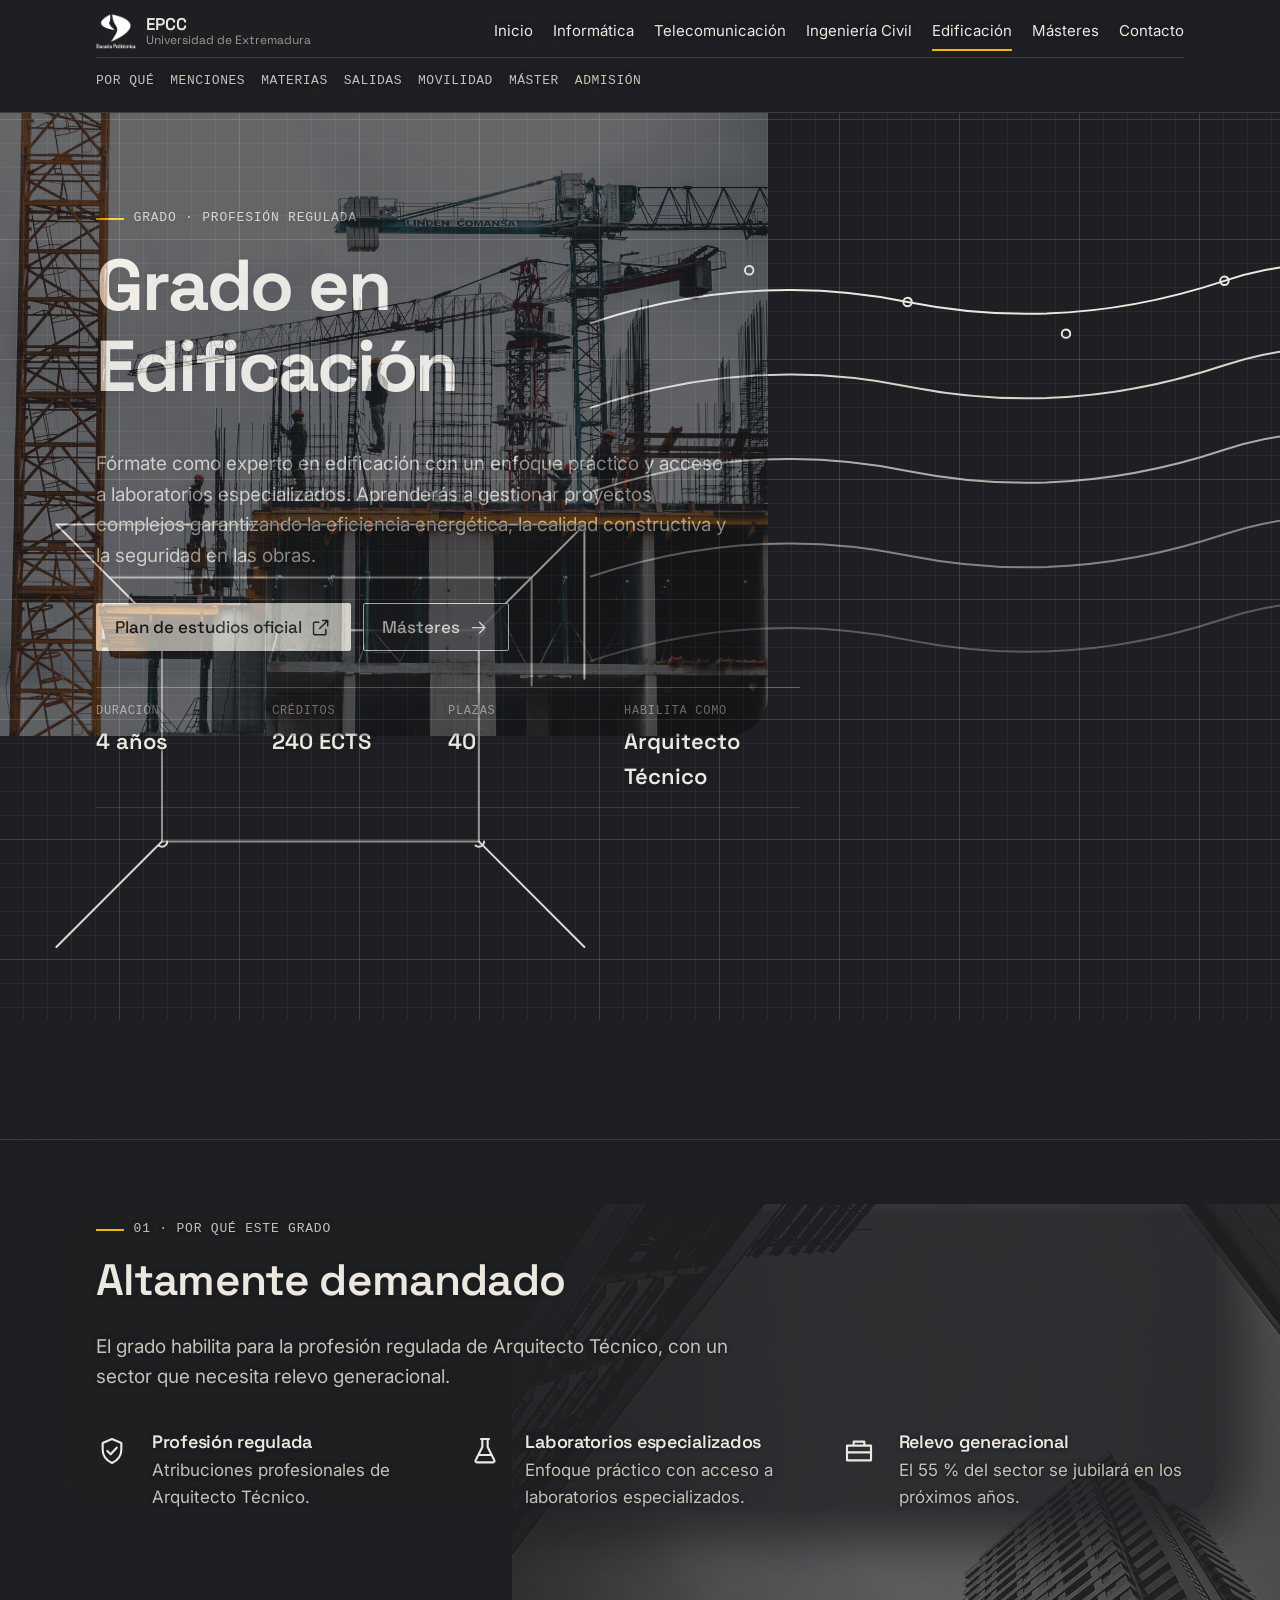
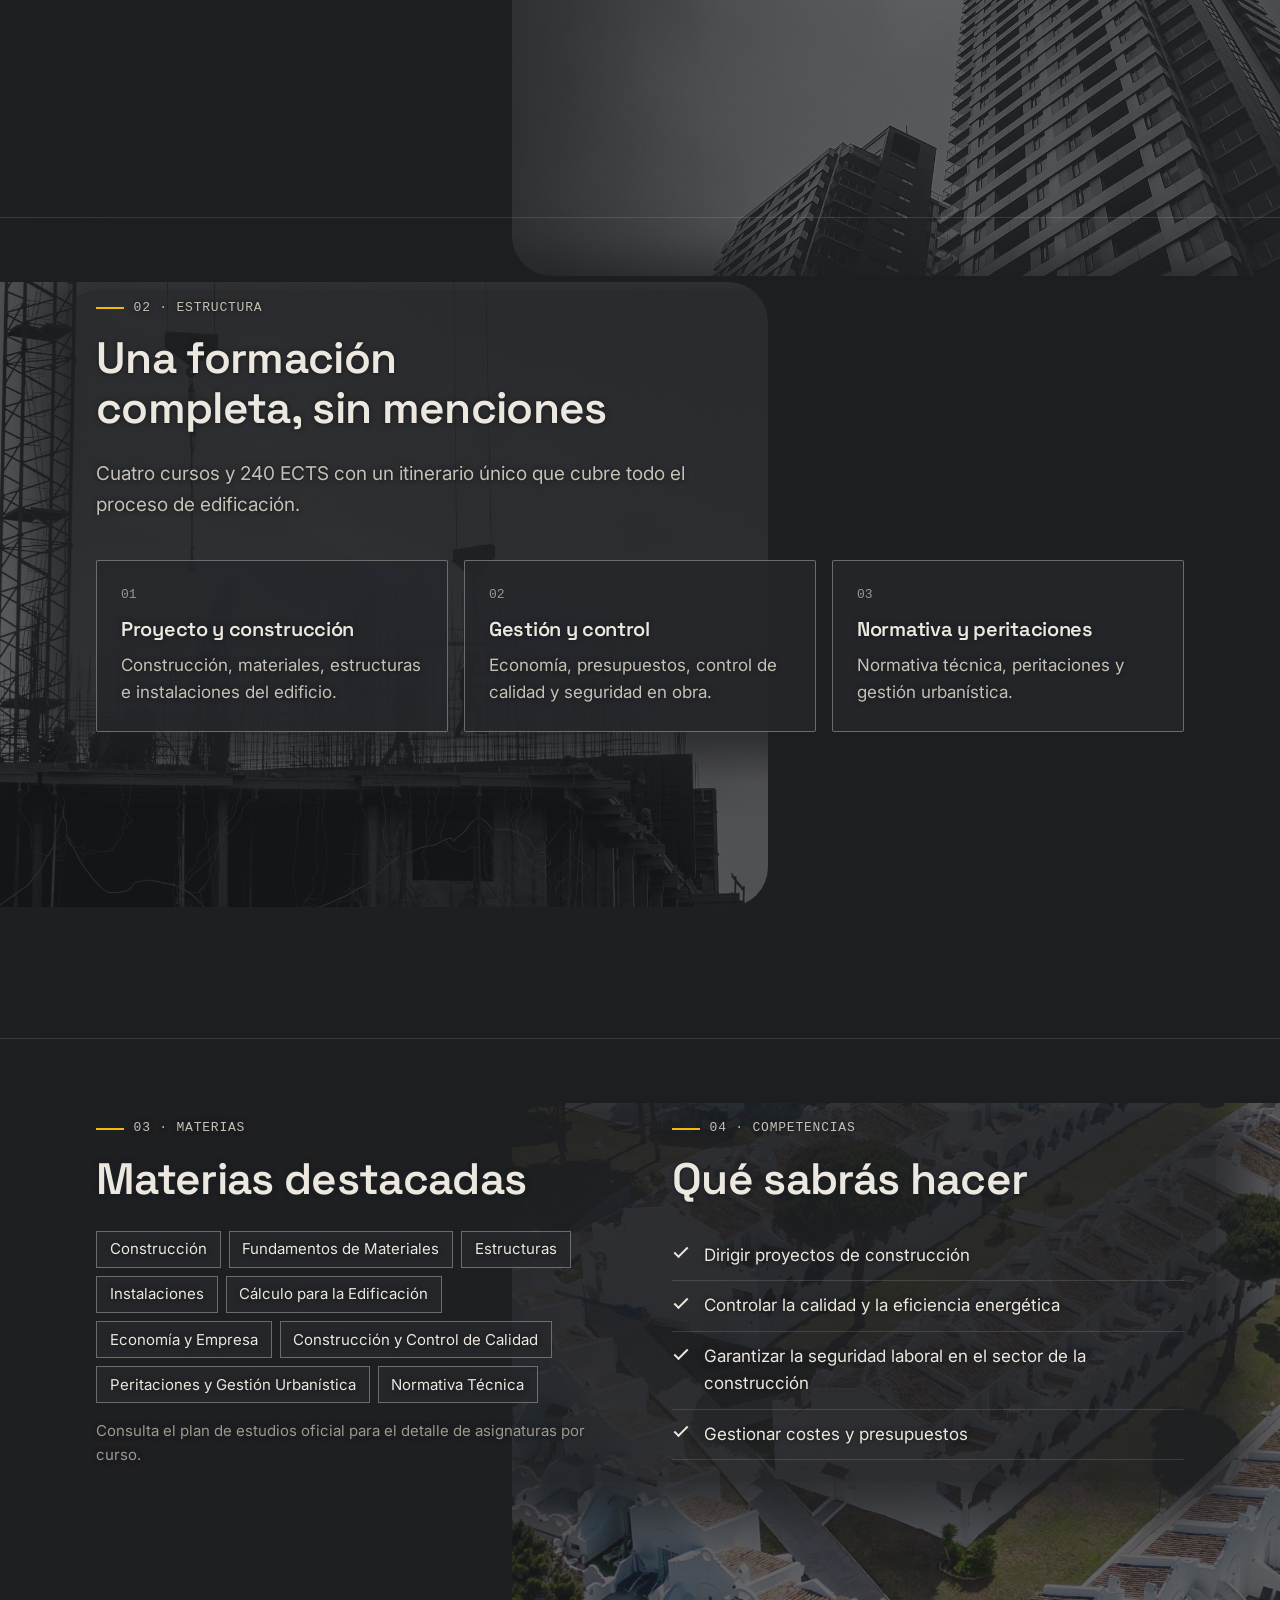
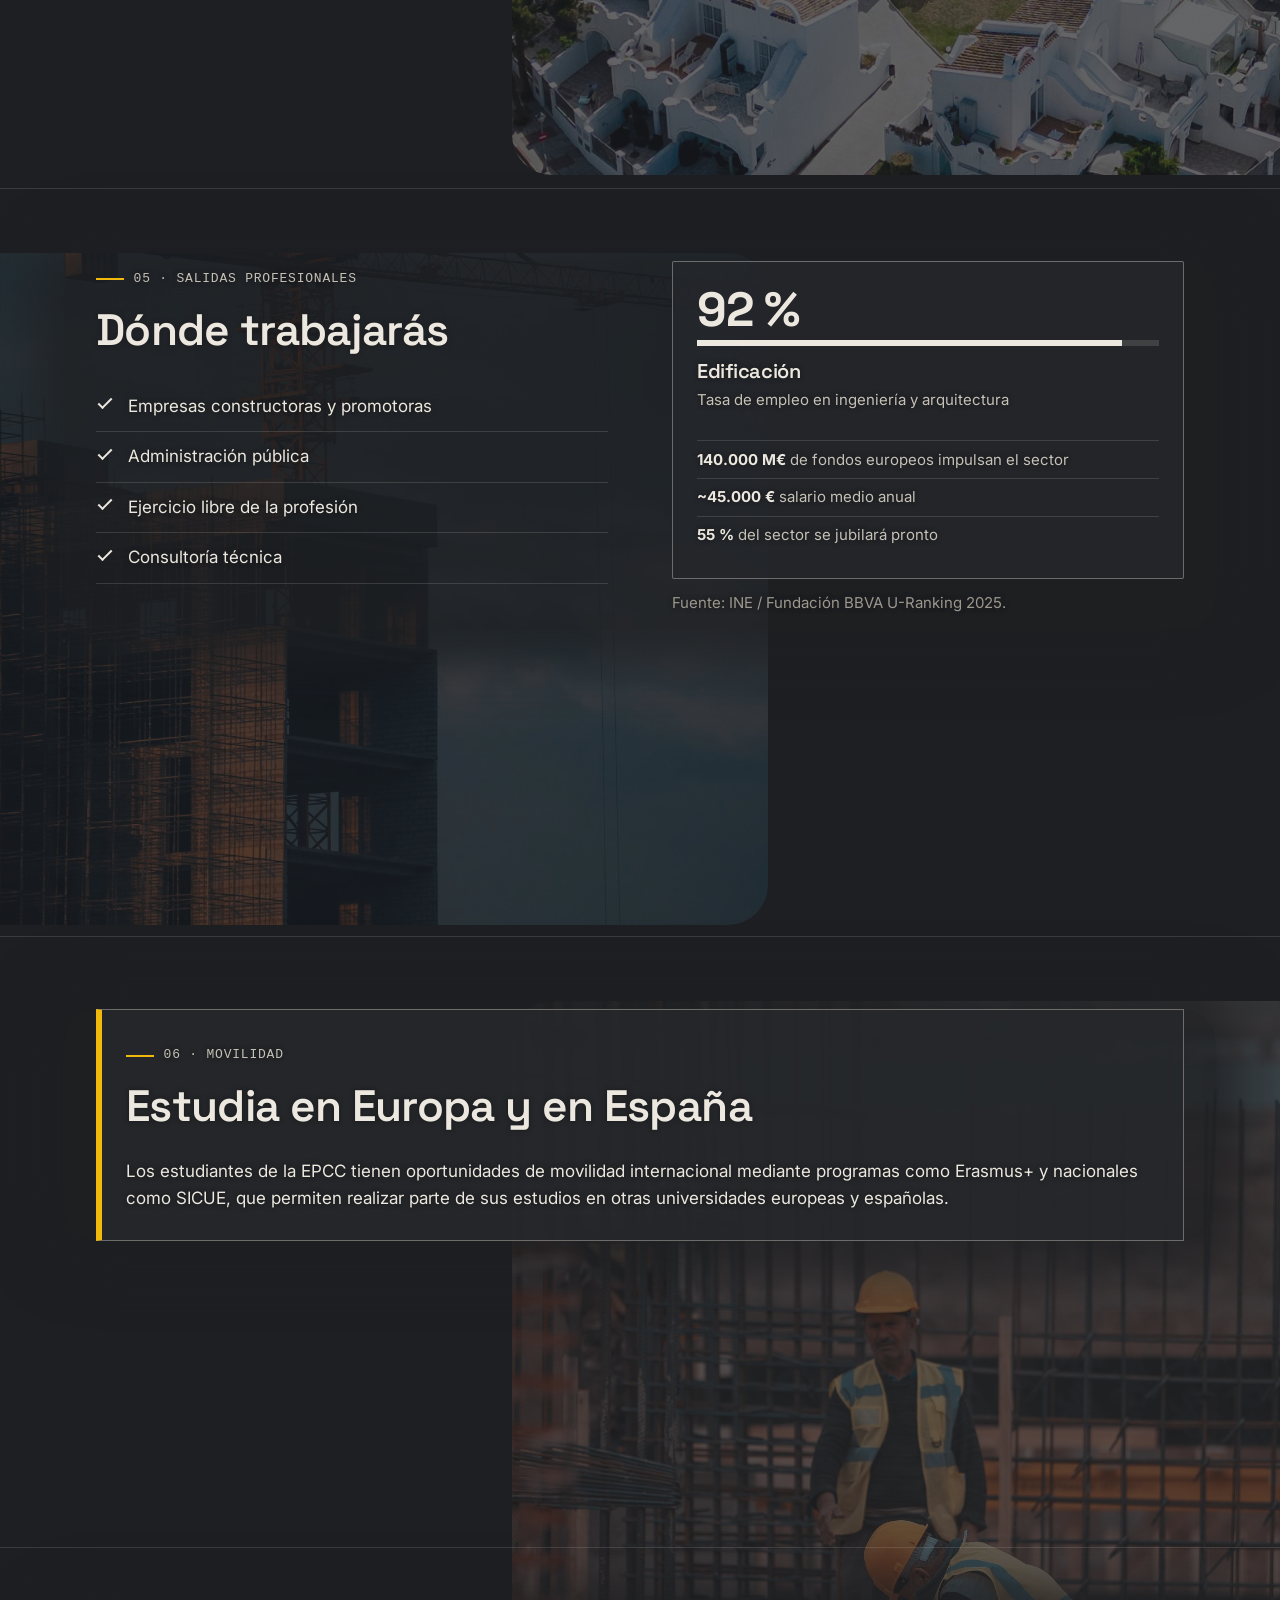
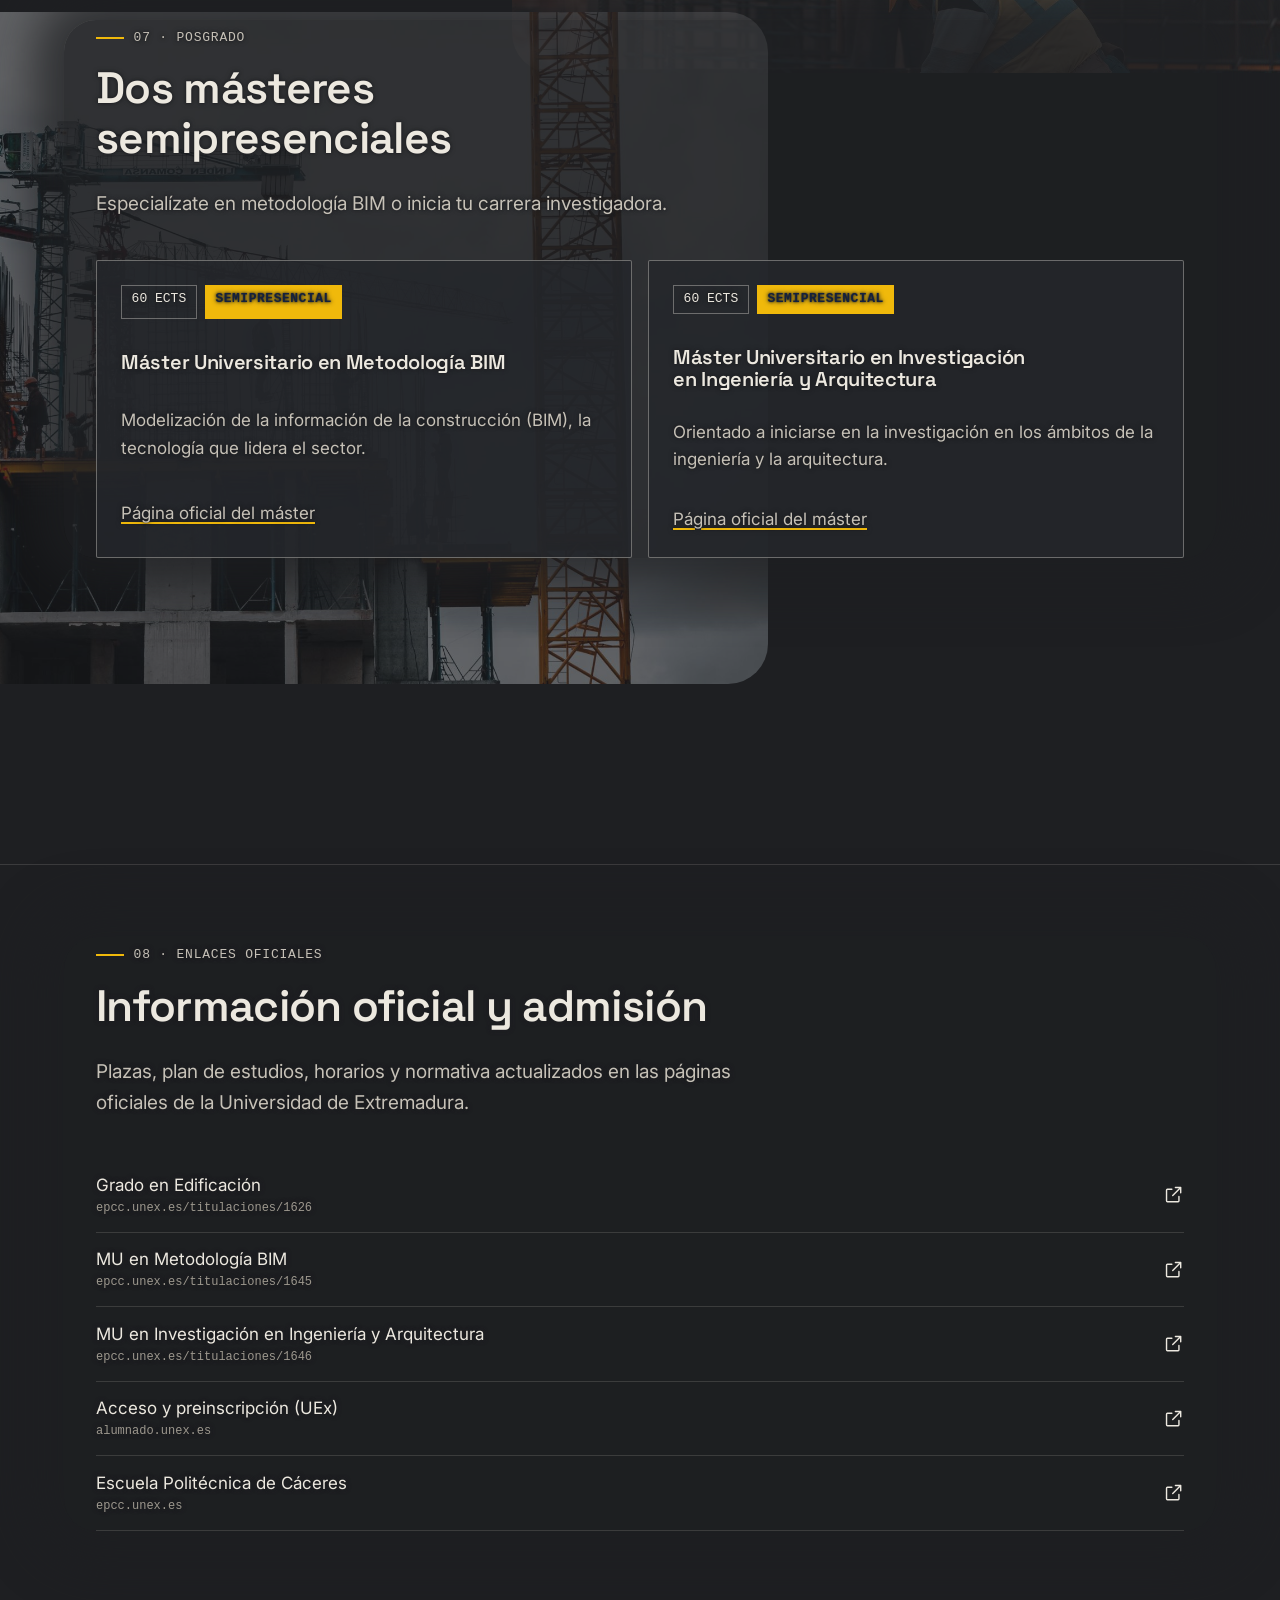
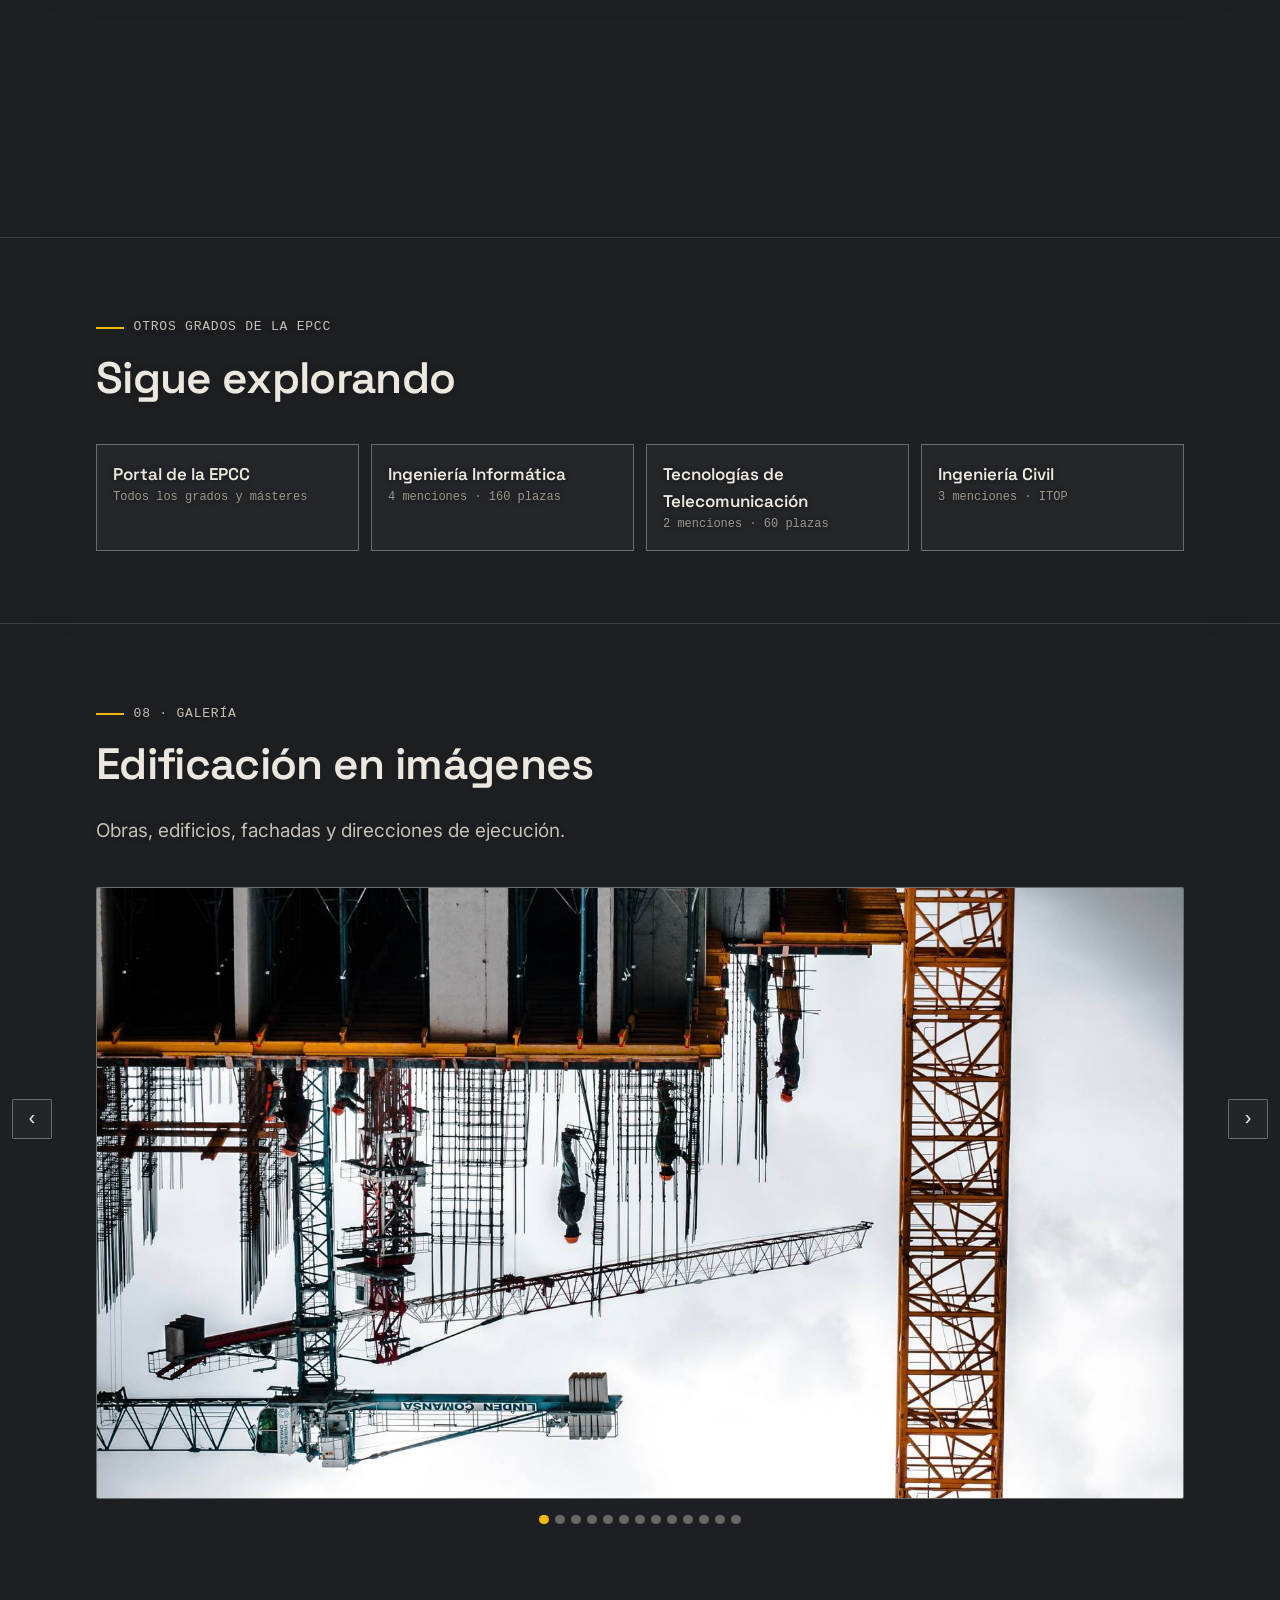
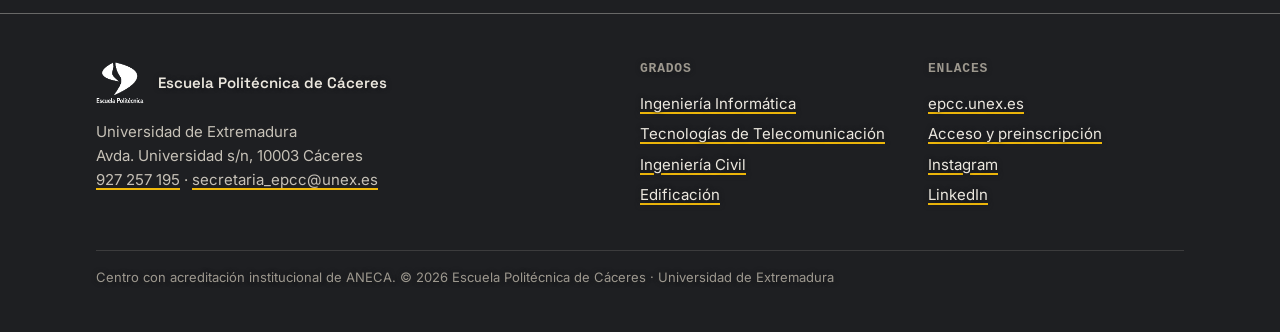
<file: edificacion.html>
<!DOCTYPE html>
<html lang="es">
<head>
  <meta charset="UTF-8">
  <meta name="viewport" content="width=device-width, initial-scale=1">
  <title>Grado en Edificación · EPCC</title>
  <meta name="description" content="Grado en Edificación en la Escuela Politécnica de Cáceres: 240 ECTS, 40 plazas, habilita como Arquitecto Técnico. Másteres en Metodología BIM e Investigación en Ingeniería y Arquitectura.">
  <meta property="og:type" content="website">
  <meta property="og:title" content="Grado en Edificación · EPCC">
  <meta property="og:description" content="Fórmate como Arquitecto Técnico: dirección de obra, eficiencia energética, calidad y seguridad.">
  <meta property="og:image" content="assets/img/logo-epcc-color.png">
  <meta property="og:locale" content="es_ES">
  <meta name="theme-color" content="#1e1f22">
  <link rel="icon" type="image/png" href="assets/img/logo-epcc-color.png">
  <link rel="preconnect" href="https://fonts.googleapis.com">
  <link rel="preconnect" href="https://fonts.gstatic.com" crossorigin>
  <link rel="stylesheet" href="https://fonts.googleapis.com/css2?family=Inter:wght@400;500;600&amp;family=Space+Grotesk:wght@500;600;700&amp;display=swap">
  <link rel="stylesheet" href="assets/css/site.css">
  <script src="assets/js/parallax.js" defer></script>
  <script src="assets/js/gallery.js" defer></script>
</head>
<body>
  <svg class="sprite" width="0" height="0" style="position:absolute" aria-hidden="true" focusable="false">
    <defs>
      <linearGradient id="grad-gold" x1="0%" y1="0%" x2="100%" y2="100%">
        <stop offset="0%" style="stop-color:#f0b90b;stop-opacity:0.8" />
        <stop offset="100%" style="stop-color:#f0b90b;stop-opacity:0.2" />
      </linearGradient>
      <linearGradient id="grad-soft" x1="0%" y1="0%" x2="100%" y2="100%">
        <stop offset="0%" style="stop-color:currentColor;stop-opacity:0.6" />
        <stop offset="100%" style="stop-color:currentColor;stop-opacity:0.2" />
      </linearGradient>
      <radialGradient id="grad-radial" cx="50%" cy="50%" r="50%">
        <stop offset="0%" style="stop-color:currentColor;stop-opacity:0.5" />
        <stop offset="100%" style="stop-color:currentColor;stop-opacity:0.1" />
      </radialGradient>
    </defs>
    <!-- Inlined line-art sprite (source: assets/img/lineart.svg) so drawings also render from file:// -->
    <symbol id="bridge" viewBox="0 0 800 600">
    <!-- Constellation: interconnected nodes with fluid curves -->
    <circle cx="150" cy="200" r="8" pathLength="1" vector-effect="non-scaling-stroke"/>
    <circle cx="320" cy="150" r="12" pathLength="1" vector-effect="non-scaling-stroke"/>
    <circle cx="480" cy="220" r="10" pathLength="1" vector-effect="non-scaling-stroke"/>
    <circle cx="650" cy="180" r="14" pathLength="1" vector-effect="non-scaling-stroke"/>
    <circle cx="220" cy="380" r="9" pathLength="1" vector-effect="non-scaling-stroke"/>
    <circle cx="400" cy="420" r="11" pathLength="1" vector-effect="non-scaling-stroke"/>
    <circle cx="580" cy="360" r="13" pathLength="1" vector-effect="non-scaling-stroke"/>
    <path d="M150 200Q235 175 320 150M320 150Q400 185 480 220M480 220Q565 200 650 180" pathLength="1" vector-effect="non-scaling-stroke"/>
    <path d="M220 380Q310 400 400 420M400 420Q490 390 580 360" pathLength="1" vector-effect="non-scaling-stroke"/>
    <path d="M150 200Q185 290 220 380M320 150Q360 285 400 420M480 220Q530 290 580 360M650 180Q615 270 580 360" pathLength="1" vector-effect="non-scaling-stroke"/>
    <path d="M320 150L220 380M480 220L400 420" pathLength="1" vector-effect="non-scaling-stroke" opacity="0.4"/>
  </symbol>
  <symbol id="dam" viewBox="0 0 800 600">
    <!-- Fluid dynamics: organic flowing shapes -->
    <path d="M100 200Q200 150 300 180Q400 210 500 170Q600 130 700 160" pathLength="1" vector-effect="non-scaling-stroke"/>
    <path d="M100 280Q200 230 300 260Q400 290 500 250Q600 210 700 240" pathLength="1" vector-effect="non-scaling-stroke" opacity="0.8"/>
    <path d="M100 360Q200 310 300 340Q400 370 500 330Q600 290 700 320" pathLength="1" vector-effect="non-scaling-stroke" opacity="0.6"/>
    <path d="M100 440Q200 390 300 420Q400 450 500 410Q600 370 700 400" pathLength="1" vector-effect="non-scaling-stroke" opacity="0.5"/>
    <circle cx="200" cy="180" r="6" pathLength="1" vector-effect="non-scaling-stroke"/>
    <circle cx="400" cy="210" r="6" pathLength="1" vector-effect="non-scaling-stroke"/>
    <circle cx="600" cy="160" r="6" pathLength="1" vector-effect="non-scaling-stroke"/>
    <circle cx="300" cy="340" r="5" pathLength="1" vector-effect="non-scaling-stroke" opacity="0.6"/>
    <circle cx="500" cy="330" r="5" pathLength="1" vector-effect="non-scaling-stroke" opacity="0.6"/>
  </symbol>
  <symbol id="circuit" viewBox="0 0 800 600">
    <!-- Data flow: abstract circuit with modern geometric patterns -->
    <path d="M100 100h200v100h150v100h200" pathLength="1" vector-effect="non-scaling-stroke"/>
    <path d="M100 200h150v100h200v100h200" pathLength="1" vector-effect="non-scaling-stroke"/>
    <path d="M100 400h250v100h300" pathLength="1" vector-effect="non-scaling-stroke"/>
    <path d="M300 100v80M450 200v80M650 300v80M350 400v80" pathLength="1" vector-effect="non-scaling-stroke"/>
    <circle cx="300" cy="100" r="6" pathLength="1" vector-effect="non-scaling-stroke"/>
    <circle cx="450" cy="200" r="6" pathLength="1" vector-effect="non-scaling-stroke"/>
    <circle cx="650" cy="300" r="6" pathLength="1" vector-effect="non-scaling-stroke"/>
    <circle cx="350" cy="400" r="6" pathLength="1" vector-effect="non-scaling-stroke"/>
    <rect x="280" y="80" width="40" height="40" rx="4" pathLength="1" vector-effect="non-scaling-stroke" opacity="0.5"/>
    <rect x="430" y="180" width="40" height="40" rx="4" pathLength="1" vector-effect="non-scaling-stroke" opacity="0.5"/>
    <rect x="630" y="280" width="40" height="40" rx="4" pathLength="1" vector-effect="non-scaling-stroke" opacity="0.5"/>
    <rect x="330" y="380" width="40" height="40" rx="4" pathLength="1" vector-effect="non-scaling-stroke" opacity="0.5"/>
  </symbol>
  <symbol id="chip" viewBox="0 0 800 600">
    <!-- Processing grid: modern chip abstraction with geometric patterns -->
    <rect x="250" y="150" width="300" height="300" rx="8" pathLength="1" vector-effect="non-scaling-stroke"/>
    <rect x="300" y="200" width="200" height="200" rx="6" pathLength="1" vector-effect="non-scaling-stroke" opacity="0.7"/>
    <rect x="350" y="250" width="100" height="100" rx="4" pathLength="1" vector-effect="non-scaling-stroke" opacity="0.5"/>
    <path d="M250 225h-50M250 300h-50M250 375h-50" pathLength="1" vector-effect="non-scaling-stroke"/>
    <path d="M550 225h50M550 300h50M550 375h50" pathLength="1" vector-effect="non-scaling-stroke"/>
    <path d="M325 150v-50M400 150v-50M475 150v-50" pathLength="1" vector-effect="non-scaling-stroke"/>
    <path d="M325 450v50M400 450v50M475 450v50" pathLength="1" vector-effect="non-scaling-stroke"/>
    <circle cx="200" cy="225" r="4" pathLength="1" vector-effect="non-scaling-stroke"/>
    <circle cx="200" cy="300" r="4" pathLength="1" vector-effect="non-scaling-stroke"/>
    <circle cx="200" cy="375" r="4" pathLength="1" vector-effect="non-scaling-stroke"/>
    <circle cx="600" cy="225" r="4" pathLength="1" vector-effect="non-scaling-stroke"/>
    <circle cx="600" cy="300" r="4" pathLength="1" vector-effect="non-scaling-stroke"/>
    <circle cx="600" cy="375" r="4" pathLength="1" vector-effect="non-scaling-stroke"/>
  </symbol>
  <symbol id="network" viewBox="0 0 800 600">
    <!-- Connected nodes: network graph visualization -->
    <circle cx="150" cy="150" r="10" pathLength="1" vector-effect="non-scaling-stroke"/>
    <circle cx="300" cy="100" r="12" pathLength="1" vector-effect="non-scaling-stroke"/>
    <circle cx="500" cy="120" r="11" pathLength="1" vector-effect="non-scaling-stroke"/>
    <circle cx="650" cy="150" r="13" pathLength="1" vector-effect="non-scaling-stroke"/>
    <circle cx="200" cy="300" r="14" pathLength="1" vector-effect="non-scaling-stroke"/>
    <circle cx="400" cy="320" r="16" pathLength="1" vector-effect="non-scaling-stroke"/>
    <circle cx="600" cy="280" r="15" pathLength="1" vector-effect="non-scaling-stroke"/>
    <circle cx="150" cy="450" r="11" pathLength="1" vector-effect="non-scaling-stroke"/>
    <circle cx="350" cy="480" r="12" pathLength="1" vector-effect="non-scaling-stroke"/>
    <circle cx="550" cy="440" r="13" pathLength="1" vector-effect="non-scaling-stroke"/>
    <path d="M150 150L300 100M300 100L500 120M500 120L650 150M150 150L200 300M300 100L400 320M500 120L400 320M650 150L600 280" pathLength="1" vector-effect="non-scaling-stroke"/>
    <path d="M200 300L400 320M400 320L600 280M200 300L150 450M400 320L350 480M600 280L550 440M150 450L350 480M350 480L550 440" pathLength="1" vector-effect="non-scaling-stroke"/>
  </symbol>
  <symbol id="antenna" viewBox="0 0 800 600">
    <!-- Signal waves: radial wave patterns emanating from center -->
    <circle cx="400" cy="300" r="40" pathLength="1" vector-effect="non-scaling-stroke"/>
    <circle cx="400" cy="300" r="80" pathLength="1" vector-effect="non-scaling-stroke" opacity="0.8"/>
    <circle cx="400" cy="300" r="120" pathLength="1" vector-effect="non-scaling-stroke" opacity="0.6"/>
    <circle cx="400" cy="300" r="160" pathLength="1" vector-effect="non-scaling-stroke" opacity="0.5"/>
    <circle cx="400" cy="300" r="200" pathLength="1" vector-effect="non-scaling-stroke" opacity="0.4"/>
    <circle cx="400" cy="300" r="240" pathLength="1" vector-effect="non-scaling-stroke" opacity="0.3"/>
    <path d="M400 260v-80M400 340v80M360 300h-80M440 300h80" pathLength="1" vector-effect="non-scaling-stroke"/>
    <circle cx="400" cy="300" r="8" pathLength="1" vector-effect="non-scaling-stroke"/>
  </symbol>
  <symbol id="waveform" viewBox="0 0 800 600">
    <!-- Data streams: abstract waveform patterns -->
    <path d="M50 300Q100 250 150 300Q200 350 250 300Q300 250 350 300Q400 350 450 300Q500 250 550 300Q600 350 650 300Q700 250 750 300" pathLength="1" vector-effect="non-scaling-stroke"/>
    <path d="M50 300Q100 200 150 300Q200 400 250 300Q300 200 350 300Q400 400 450 300Q500 200 550 300Q600 400 650 300Q700 200 750 300" pathLength="1" vector-effect="non-scaling-stroke" opacity="0.6"/>
    <path d="M50 300Q100 150 150 300Q200 450 250 300Q300 150 350 300Q400 450 450 300Q500 150 550 300Q600 450 650 300Q700 150 750 300" pathLength="1" vector-effect="non-scaling-stroke" opacity="0.4"/>
    <circle cx="150" cy="300" r="6" pathLength="1" vector-effect="non-scaling-stroke"/>
    <circle cx="350" cy="300" r="6" pathLength="1" vector-effect="non-scaling-stroke"/>
    <circle cx="550" cy="300" r="6" pathLength="1" vector-effect="non-scaling-stroke"/>
    <circle cx="750" cy="300" r="6" pathLength="1" vector-effect="non-scaling-stroke"/>
  </symbol>
  <symbol id="section" viewBox="0 0 800 600">
    <!-- Value layers: overlapping wave forms suggesting depth -->
    <path d="M50 500Q200 450 350 480Q500 510 650 460Q725 435 800 450" pathLength="1" vector-effect="non-scaling-stroke" opacity="0.3"/>
    <path d="M50 420Q200 370 350 400Q500 430 650 380Q725 355 800 370" pathLength="1" vector-effect="non-scaling-stroke" opacity="0.5"/>
    <path d="M50 340Q200 290 350 320Q500 350 650 300Q725 275 800 290" pathLength="1" vector-effect="non-scaling-stroke" opacity="0.7"/>
    <path d="M50 260Q200 210 350 240Q500 270 650 220Q725 195 800 210" pathLength="1" vector-effect="non-scaling-stroke" opacity="0.9"/>
    <path d="M50 180Q200 130 350 160Q500 190 650 140Q725 115 800 130" pathLength="1" vector-effect="non-scaling-stroke"/>
    <circle cx="200" cy="130" r="4" pathLength="1" vector-effect="non-scaling-stroke"/>
    <circle cx="350" cy="160" r="4" pathLength="1" vector-effect="non-scaling-stroke"/>
    <circle cx="500" cy="190" r="4" pathLength="1" vector-effect="non-scaling-stroke"/>
    <circle cx="650" cy="140" r="4" pathLength="1" vector-effect="non-scaling-stroke"/>
  </symbol>
  <symbol id="frame" viewBox="0 0 800 600">
    <!-- Structural mesh: geometric framework with perspective -->
    <path d="M150 100h500v400h-500Z" pathLength="1" vector-effect="non-scaling-stroke"/>
    <path d="M200 150h400v300h-400Z" pathLength="1" vector-effect="non-scaling-stroke" opacity="0.7"/>
    <path d="M250 200h300v200h-300Z" pathLength="1" vector-effect="non-scaling-stroke" opacity="0.5"/>
    <path d="M150 100L250 200M650 100L550 200M150 500L250 400M650 500L550 400" pathLength="1" vector-effect="non-scaling-stroke"/>
    <path d="M250 200v200M550 200v200M250 200h300M250 400h300" pathLength="1" vector-effect="non-scaling-stroke" opacity="0.6"/>
    <circle cx="250" cy="200" r="5" pathLength="1" vector-effect="non-scaling-stroke"/>
    <circle cx="550" cy="200" r="5" pathLength="1" vector-effect="non-scaling-stroke"/>
    <circle cx="250" cy="400" r="5" pathLength="1" vector-effect="non-scaling-stroke"/>
    <circle cx="550" cy="400" r="5" pathLength="1" vector-effect="non-scaling-stroke"/>
  </symbol>
  <symbol id="plan" viewBox="0 0 800 600">
    <!-- Blueprint grid: modern architectural abstraction -->
    <rect x="150" y="100" width="500" height="400" pathLength="1" vector-effect="non-scaling-stroke"/>
    <path d="M150 200h500M150 300h500M150 400h500" pathLength="1" vector-effect="non-scaling-stroke" opacity="0.5"/>
    <path d="M250 100v400M400 100v400M550 100v400" pathLength="1" vector-effect="non-scaling-stroke" opacity="0.5"/>
    <rect x="200" y="150" width="100" height="100" pathLength="1" vector-effect="non-scaling-stroke" opacity="0.7"/>
    <rect x="350" y="250" width="100" height="100" pathLength="1" vector-effect="non-scaling-stroke" opacity="0.7"/>
    <rect x="500" y="350" width="100" height="100" pathLength="1" vector-effect="non-scaling-stroke" opacity="0.7"/>
    <circle cx="250" cy="200" r="5" pathLength="1" vector-effect="non-scaling-stroke"/>
    <circle cx="400" cy="300" r="5" pathLength="1" vector-effect="non-scaling-stroke"/>
    <circle cx="550" cy="400" r="5" pathLength="1" vector-effect="non-scaling-stroke"/>
  </symbol>
  <symbol id="road" viewBox="0 0 800 600">
    <!-- Path convergence: perspective lines with nodes -->
    <path d="M100 550L350 300L400 300L450 300L700 550" pathLength="1" vector-effect="non-scaling-stroke"/>
    <path d="M150 550L360 320L440 320L650 550" pathLength="1" vector-effect="non-scaling-stroke" opacity="0.7"/>
    <path d="M200 550L370 340L430 340L600 550" pathLength="1" vector-effect="non-scaling-stroke" opacity="0.5"/>
    <path d="M400 300v-100M400 200v-50" pathLength="1" vector-effect="non-scaling-stroke"/>
    <circle cx="400" cy="300" r="8" pathLength="1" vector-effect="non-scaling-stroke"/>
    <circle cx="400" cy="200" r="6" pathLength="1" vector-effect="non-scaling-stroke"/>
    <circle cx="400" cy="150" r="5" pathLength="1" vector-effect="non-scaling-stroke"/>
    <circle cx="200" cy="500" r="5" pathLength="1" vector-effect="non-scaling-stroke" opacity="0.6"/>
    <circle cx="600" cy="500" r="5" pathLength="1" vector-effect="non-scaling-stroke" opacity="0.6"/>
  </symbol>
  </svg>
  <a class="skip-link" href="#contenido">Saltar al contenido</a>

  <div class="layers" aria-hidden="true">
    <div class="layer layer-grid"></div>
    <div class="layer layer-art">
      <svg class="scene" style="--i: 0" viewBox="0 0 800 600"><use href="#section"/></svg>
      <svg class="scene" style="--i: 1" viewBox="0 0 800 600"><use href="#frame"/></svg>
      <svg class="scene" style="--i: 2" viewBox="0 0 800 600"><use href="#plan"/></svg>
      <svg class="scene" style="--i: 3" viewBox="0 0 800 600"><use href="#bridge"/></svg>
      <svg class="scene" style="--i: 4" viewBox="0 0 800 600"><use href="#chip"/></svg>
      <svg class="scene" style="--i: 5" viewBox="0 0 800 600"><use href="#road"/></svg>
      <svg class="scene" style="--i: 6" viewBox="0 0 800 600"><use href="#waveform"/></svg>
      <svg class="scene" style="--i: 7" viewBox="0 0 800 600"><use href="#dam"/></svg>
      <svg class="scene" style="--i: 8" viewBox="0 0 800 600"><use href="#circuit"/></svg>
    </div>
  </div>

  <div class="page">
    <header class="site-header">
      <div class="wrap">
        <a class="brand" href="index.html">
          <img class="logo-light" src="assets/img/logo-epcc-color.png" width="40" height="35" alt="Logotipo de la Escuela Politécnica de Cáceres">
          <img class="logo-dark" src="assets/img/logo-epcc-white.png" width="40" height="35" alt="Logotipo de la Escuela Politécnica de Cáceres">
          <span>EPCC<small>Universidad de Extremadura</small></span>
        </a>
        <nav class="nav" aria-label="Principal">
          <ul>
            <li><a href="index.html">Inicio</a></li>
            <li><a href="informatica.html">Informática</a></li>
            <li><a href="teleco.html">Telecomunicación</a></li>
            <li><a href="civil.html">Ingeniería Civil</a></li>
            <li><a href="edificacion.html" aria-current="page">Edificación</a></li>
            <li><a href="index.html#masteres">Másteres</a></li>
            <li><a href="#contacto">Contacto</a></li>
          </ul>
        </nav>
        <nav class="subnav" aria-label="Secciones de este grado">
          <ul>
            <li><a href="#por-que">Por qué</a></li>
            <li><a href="#menciones">Menciones</a></li>
            <li><a href="#materias">Materias</a></li>
            <li><a href="#salidas">Salidas</a></li>
            <li><a href="#movilidad">Movilidad</a></li>
            <li><a href="#master">Máster</a></li>
            <li><a href="#enlaces">Admisión</a></li>
          </ul>
        </nav>
      </div>
    </header>

    <main id="contenido">
      <section class="hero" aria-labelledby="hero-title">
        <div class="photo-bg photo-left">
          <img src="assets/img/photos/edificacion-01.jpg" alt="" loading="eager" fetchpriority="high">
        </div>
        <div class="wrap">
          <p class="eyebrow">Grado · Profesión regulada</p>
          <h1 id="hero-title">Grado en Edificación</h1>
          <p class="lead">Fórmate como experto en edificación con un enfoque práctico y acceso a laboratorios especializados. Aprenderás a gestionar proyectos complejos garantizando la eficiencia energética, la calidad constructiva y la seguridad en las obras.</p>
          <div class="actions">
            <a class="btn btn-primary" href="https://epcc.unex.es/titulaciones/1626">Plan de estudios oficial <svg class="icon" viewBox="0 0 24 24" aria-hidden="true"><path d="M14 4h6v6M20 4l-9 9M18 14v5a1 1 0 0 1-1 1H5a1 1 0 0 1-1-1V7a1 1 0 0 1 1-1h5"/></svg></a>
            <a class="btn" href="#master">Másteres <svg class="icon" viewBox="0 0 24 24" aria-hidden="true"><path d="M5 12h14M13 6l6 6-6 6"/></svg></a>
          </div>
          <dl class="facts">
            <div><dt>Duración</dt><dd>4 años</dd></div>
            <div><dt>Créditos</dt><dd>240 ECTS</dd></div>
            <div><dt>Plazas</dt><dd>40</dd></div>
            <div><dt>Habilita como</dt><dd>Arquitecto Técnico</dd></div>
          </dl>
        </div>
      </section>

      <section class="section" id="por-que" aria-labelledby="por-que-title">
        <div class="photo-bg photo-right">
          <img src="assets/img/photos/edificacion-02.jpg" alt="" loading="lazy">
        </div>
        <div class="wrap">
          <div class="section-head">
            <p class="eyebrow">01 · Por qué este grado</p>
            <h2 id="por-que-title">Altamente demandado</h2>
            <p class="lead">El grado habilita para la profesión regulada de Arquitecto Técnico, con un sector que necesita relevo generacional.</p>
          </div>
          <ul class="features">
            <li>
              <svg class="icon" viewBox="0 0 24 24" aria-hidden="true"><path d="M12 3l7 3v5c0 4.5-3 8-7 10-4-2-7-5.5-7-10V6l7-3zM8.5 12l2.5 2.5 4.5-5"/></svg>
              <h3>Profesión regulada</h3>
              <p>Atribuciones profesionales de Arquitecto Técnico.</p>
            </li>
            <li>
              <svg class="icon" viewBox="0 0 24 24" aria-hidden="true"><path d="M9 3h6M10 3v6l-5 10a1 1 0 0 0 1 1.5h12a1 1 0 0 0 1-1.5L14 9V3M7 15h10"/></svg>
              <h3>Laboratorios especializados</h3>
              <p>Enfoque práctico con acceso a laboratorios especializados.</p>
            </li>
            <li>
              <svg class="icon" viewBox="0 0 24 24" aria-hidden="true"><path d="M3 8h18v11H3zM8 8V5h8v3M3 13h18"/></svg>
              <h3>Relevo generacional</h3>
              <p>El 55&nbsp;% del sector se jubilará en los próximos años.</p>
            </li>
          </ul>
        </div>
      </section>

      <section class="section" id="menciones" aria-labelledby="menciones-title">
        <div class="photo-bg photo-left">
          <img src="assets/img/photos/edificacion-03.jpg" alt="" loading="lazy">
        </div>
        <div class="wrap">
          <div class="section-head">
            <p class="eyebrow">02 · Estructura</p>
            <h2 id="menciones-title">Una formación completa, sin menciones</h2>
            <p class="lead">Cuatro cursos y 240 ECTS con un itinerario único que cubre todo el proceso de edificación.</p>
          </div>
          <div class="grid grid-3">
            <article class="card">
              <span class="card-index">01</span>
              <h3>Proyecto y construcción</h3>
              <p>Construcción, materiales, estructuras e instalaciones del edificio.</p>
            </article>
            <article class="card">
              <span class="card-index">02</span>
              <h3>Gestión y control</h3>
              <p>Economía, presupuestos, control de calidad y seguridad en obra.</p>
            </article>
            <article class="card">
              <span class="card-index">03</span>
              <h3>Normativa y peritaciones</h3>
              <p>Normativa técnica, peritaciones y gestión urbanística.</p>
            </article>
          </div>

        </div>
      </section>

      <section class="section" id="materias" aria-labelledby="materias-title">
        <div class="photo-bg photo-right">
          <img src="assets/img/photos/edificacion-04.jpg" alt="" loading="lazy">
        </div>
        <div class="wrap split">
          <div>
            <p class="eyebrow">03 · Materias</p>
            <h2 id="materias-title">Materias destacadas</h2>
            <ul class="tags">
                <li>Construcción</li>
                <li>Fundamentos de Materiales</li>
                <li>Estructuras</li>
                <li>Instalaciones</li>
                <li>Cálculo para la Edificación</li>
                <li>Economía y Empresa</li>
                <li>Construcción y Control de Calidad</li>
                <li>Peritaciones y Gestión Urbanística</li>
                <li>Normativa Técnica</li>
            </ul>
            <p class="muted" style="margin-top: 1rem">Consulta el plan de estudios oficial para el detalle de asignaturas por curso.</p>
          </div>
          <div>
            <p class="eyebrow">04 · Competencias</p>
            <h2>Qué sabrás hacer</h2>
            <ul class="check-list">
            <li>Dirigir proyectos de construcción</li>
            <li>Controlar la calidad y la eficiencia energética</li>
            <li>Garantizar la seguridad laboral en el sector de la construcción</li>
            <li>Gestionar costes y presupuestos</li>
            </ul>
          </div>
        </div>
      </section>

      <section class="section" id="salidas" aria-labelledby="salidas-title">
        <div class="photo-bg photo-left">
          <img src="assets/img/photos/edificacion-05.jpg" alt="" loading="lazy">
        </div>
        <div class="wrap split">
          <div>
            <p class="eyebrow">05 · Salidas profesionales</p>
            <h2 id="salidas-title">Dónde trabajarás</h2>
            <ul class="check-list">
            <li>Empresas constructoras y promotoras</li>
            <li>Administración pública</li>
            <li>Ejercicio libre de la profesión</li>
            <li>Consultoría técnica</li>
            </ul>
          </div>
          <div>
            <article class="card stat">
              <span class="stat-value">92&nbsp;%</span>
              <span class="stat-bar" aria-hidden="true"><span style="width: 92%"></span></span>
              <h3>Edificación</h3>
              <p class="muted">Tasa de empleo en ingeniería y arquitectura</p>
              <ul>
                <li><strong>140.000 M€</strong> de fondos europeos impulsan el sector</li>
                <li><strong>~45.000&nbsp;€</strong> salario medio anual</li>
                <li><strong>55&nbsp;%</strong> del sector se jubilará pronto</li>
              </ul>
            </article>
            <p class="muted" style="margin-top: 0.75rem">Fuente: INE / Fundación BBVA U-Ranking 2025.</p>
          </div>
        </div>
      </section>

      <section class="section" id="movilidad" aria-labelledby="movilidad-title">
        <div class="photo-bg photo-right">
          <img src="assets/img/photos/edificacion-06.jpg" alt="" loading="lazy">
        </div>
        <div class="wrap">
          <div class="callout">
            <p class="eyebrow">06 · Movilidad</p>
            <h2 id="movilidad-title">Estudia en Europa y en España</h2>
            <p>Los estudiantes de la EPCC tienen oportunidades de movilidad internacional mediante programas como Erasmus+ y nacionales como SICUE, que permiten realizar parte de sus estudios en otras universidades europeas y españolas.</p>
          </div>
        </div>
      </section>

      <section class="section" id="master" aria-labelledby="master-title">
        <div class="photo-bg photo-left">
          <img src="assets/img/photos/variants/edificacion-01-mirror.jpg" alt="" loading="lazy">
        </div>
        <div class="wrap">
          <div class="section-head">
            <p class="eyebrow">07 · Posgrado</p>
            <h2 id="master-title">Dos másteres semipresenciales</h2>
            <p class="lead">Especialízate en metodología BIM o inicia tu carrera investigadora.</p>
          </div>
          <div class="grid grid-2">
            <article class="card master">
              <ul class="badges"><li>60 ECTS</li><li class="mode">Semipresencial</li></ul>
              <h3>Máster Universitario en Metodología BIM</h3>
              <p>Modelización de la información de la construcción (BIM), la tecnología que lidera el sector.</p>
              <p><a href="https://epcc.unex.es/titulaciones/1645">Página oficial del máster</a></p>
            </article>
            <article class="card master">
              <ul class="badges"><li>60 ECTS</li><li class="mode">Semipresencial</li></ul>
              <h3>Máster Universitario en Investigación en Ingeniería y Arquitectura</h3>
              <p>Orientado a iniciarse en la investigación en los ámbitos de la ingeniería y la arquitectura.</p>
              <p><a href="https://epcc.unex.es/titulaciones/1646">Página oficial del máster</a></p>
            </article>
          </div>
        </div>
      </section>

      <section class="section" id="enlaces" aria-labelledby="enlaces-title">
        <div class="wrap">
          <div class="section-head">
            <p class="eyebrow">08 · Enlaces oficiales</p>
            <h2 id="enlaces-title">Información oficial y admisión</h2>
            <p class="lead">Plazas, plan de estudios, horarios y normativa actualizados en las páginas oficiales de la Universidad de Extremadura.</p>
          </div>
          <ul class="link-list">
            <li><a href="https://epcc.unex.es/titulaciones/1626"><span>Grado en Edificación<small>epcc.unex.es/titulaciones/1626</small></span><svg class="icon" viewBox="0 0 24 24" aria-hidden="true"><path d="M14 4h6v6M20 4l-9 9M18 14v5a1 1 0 0 1-1 1H5a1 1 0 0 1-1-1V7a1 1 0 0 1 1-1h5"/></svg></a></li>
            <li><a href="https://epcc.unex.es/titulaciones/1645"><span>MU en Metodología BIM<small>epcc.unex.es/titulaciones/1645</small></span><svg class="icon" viewBox="0 0 24 24" aria-hidden="true"><path d="M14 4h6v6M20 4l-9 9M18 14v5a1 1 0 0 1-1 1H5a1 1 0 0 1-1-1V7a1 1 0 0 1 1-1h5"/></svg></a></li>
            <li><a href="https://epcc.unex.es/titulaciones/1646"><span>MU en Investigación en Ingeniería y Arquitectura<small>epcc.unex.es/titulaciones/1646</small></span><svg class="icon" viewBox="0 0 24 24" aria-hidden="true"><path d="M14 4h6v6M20 4l-9 9M18 14v5a1 1 0 0 1-1 1H5a1 1 0 0 1-1-1V7a1 1 0 0 1 1-1h5"/></svg></a></li>
            <li><a href="https://alumnado.unex.es"><span>Acceso y preinscripción (UEx)<small>alumnado.unex.es</small></span><svg class="icon" viewBox="0 0 24 24" aria-hidden="true"><path d="M14 4h6v6M20 4l-9 9M18 14v5a1 1 0 0 1-1 1H5a1 1 0 0 1-1-1V7a1 1 0 0 1 1-1h5"/></svg></a></li>
            <li><a href="https://epcc.unex.es"><span>Escuela Politécnica de Cáceres<small>epcc.unex.es</small></span><svg class="icon" viewBox="0 0 24 24" aria-hidden="true"><path d="M14 4h6v6M20 4l-9 9M18 14v5a1 1 0 0 1-1 1H5a1 1 0 0 1-1-1V7a1 1 0 0 1 1-1h5"/></svg></a></li>
          </ul>
        </div>
      </section>

      <section class="section" aria-labelledby="otros-title">
        <div class="wrap">
          <div class="section-head">
            <p class="eyebrow">Otros grados de la EPCC</p>
            <h2 id="otros-title">Sigue explorando</h2>
          </div>
          <ul class="siblings">
            <li><a href="index.html">Portal de la EPCC<small>Todos los grados y másteres</small></a></li>
            <li><a href="informatica.html">Ingeniería Informática<small>4 menciones · 160 plazas</small></a></li>
            <li><a href="teleco.html">Tecnologías de Telecomunicación<small>2 menciones · 60 plazas</small></a></li>
            <li><a href="civil.html">Ingeniería Civil<small>3 menciones · ITOP</small></a></li>
          </ul>
        </div>
      </section>
      <section class="gallery" aria-label="Galería de fotos">
        <div class="wrap">
          <div class="section-head">
            <p class="eyebrow">08 · Galería</p>
            <h2>Edificación en imágenes</h2>
            <p class="lead">Obras, edificios, fachadas y direcciones de ejecución.</p>
          </div>
          <div class="gallery-track" role="region" aria-label="Carrusel de imágenes" aria-roledescription="carousel">
            <img src="assets/img/photos/variants/edificacion-01-rot180.jpg" alt="" loading="lazy">
            <img src="assets/img/photos/variants/edificacion-01-dark.jpg" alt="" loading="lazy">
            <img src="assets/img/photos/variants/edificacion-01-light.jpg" alt="" loading="lazy">
            <img src="assets/img/photos/variants/edificacion-02-dark.jpg" alt="" loading="lazy">
            <img src="assets/img/photos/variants/edificacion-02-light.jpg" alt="" loading="lazy">
            <img src="assets/img/photos/variants/edificacion-03-dark.jpg" alt="" loading="lazy">
            <img src="assets/img/photos/variants/edificacion-03-light.jpg" alt="" loading="lazy">
            <img src="assets/img/photos/variants/edificacion-04-dark.jpg" alt="" loading="lazy">
            <img src="assets/img/photos/variants/edificacion-04-light.jpg" alt="" loading="lazy">
            <img src="assets/img/photos/variants/edificacion-05-dark.jpg" alt="" loading="lazy">
            <img src="assets/img/photos/variants/edificacion-05-light.jpg" alt="" loading="lazy">
            <img src="assets/img/photos/variants/edificacion-06-dark.jpg" alt="" loading="lazy">
            <img src="assets/img/photos/variants/edificacion-06-light.jpg" alt="" loading="lazy">
          </div>
          <button class="gallery-btn gallery-btn-prev" type="button" aria-label="Foto anterior">‹</button>
          <button class="gallery-btn gallery-btn-next" type="button" aria-label="Foto siguiente">›</button>
          <ol class="gallery-dots" role="tablist" aria-label="Ir a foto"></ol>
        </div>
      </section>
    </main>

    <footer class="site-footer" id="contacto">
      <div class="wrap">
        <div class="footer-grid">
          <div>
            <p class="footer-brand">
              <img class="logo-light" src="assets/img/logo-epcc-color.png" width="48" height="42" alt="">
              <img class="logo-dark" src="assets/img/logo-epcc-white.png" width="48" height="42" alt="">
              Escuela Politécnica de Cáceres
            </p>
            <address>
              Universidad de Extremadura<br>
              Avda. Universidad s/n, 10003 Cáceres<br>
              <a href="tel:+34927257195">927 257 195</a> · <a href="mailto:secretaria_epcc@unex.es">secretaria_epcc@unex.es</a>
            </address>
          </div>
          <nav aria-label="Grados">
            <h2>Grados</h2>
            <ul>
              <li><a href="informatica.html">Ingeniería Informática</a></li>
              <li><a href="teleco.html">Tecnologías de Telecomunicación</a></li>
              <li><a href="civil.html">Ingeniería Civil</a></li>
              <li><a href="edificacion.html">Edificación</a></li>
            </ul>
          </nav>
          <nav aria-label="Enlaces oficiales y redes">
            <h2>Enlaces</h2>
            <ul>
              <li><a href="https://epcc.unex.es">epcc.unex.es</a></li>
              <li><a href="https://alumnado.unex.es">Acceso y preinscripción</a></li>
              <li><a href="https://www.instagram.com/epcc_unex/">Instagram</a></li>
              <li><a href="https://www.linkedin.com/school/epcc-unex/">LinkedIn</a></li>
            </ul>
          </nav>
        </div>
        <p class="footer-bottom">Centro con acreditación institucional de ANECA. © 2026 Escuela Politécnica de Cáceres · Universidad de Extremadura</p>
      </div>
    </footer>
  </div>
</body>
</html>
</file>
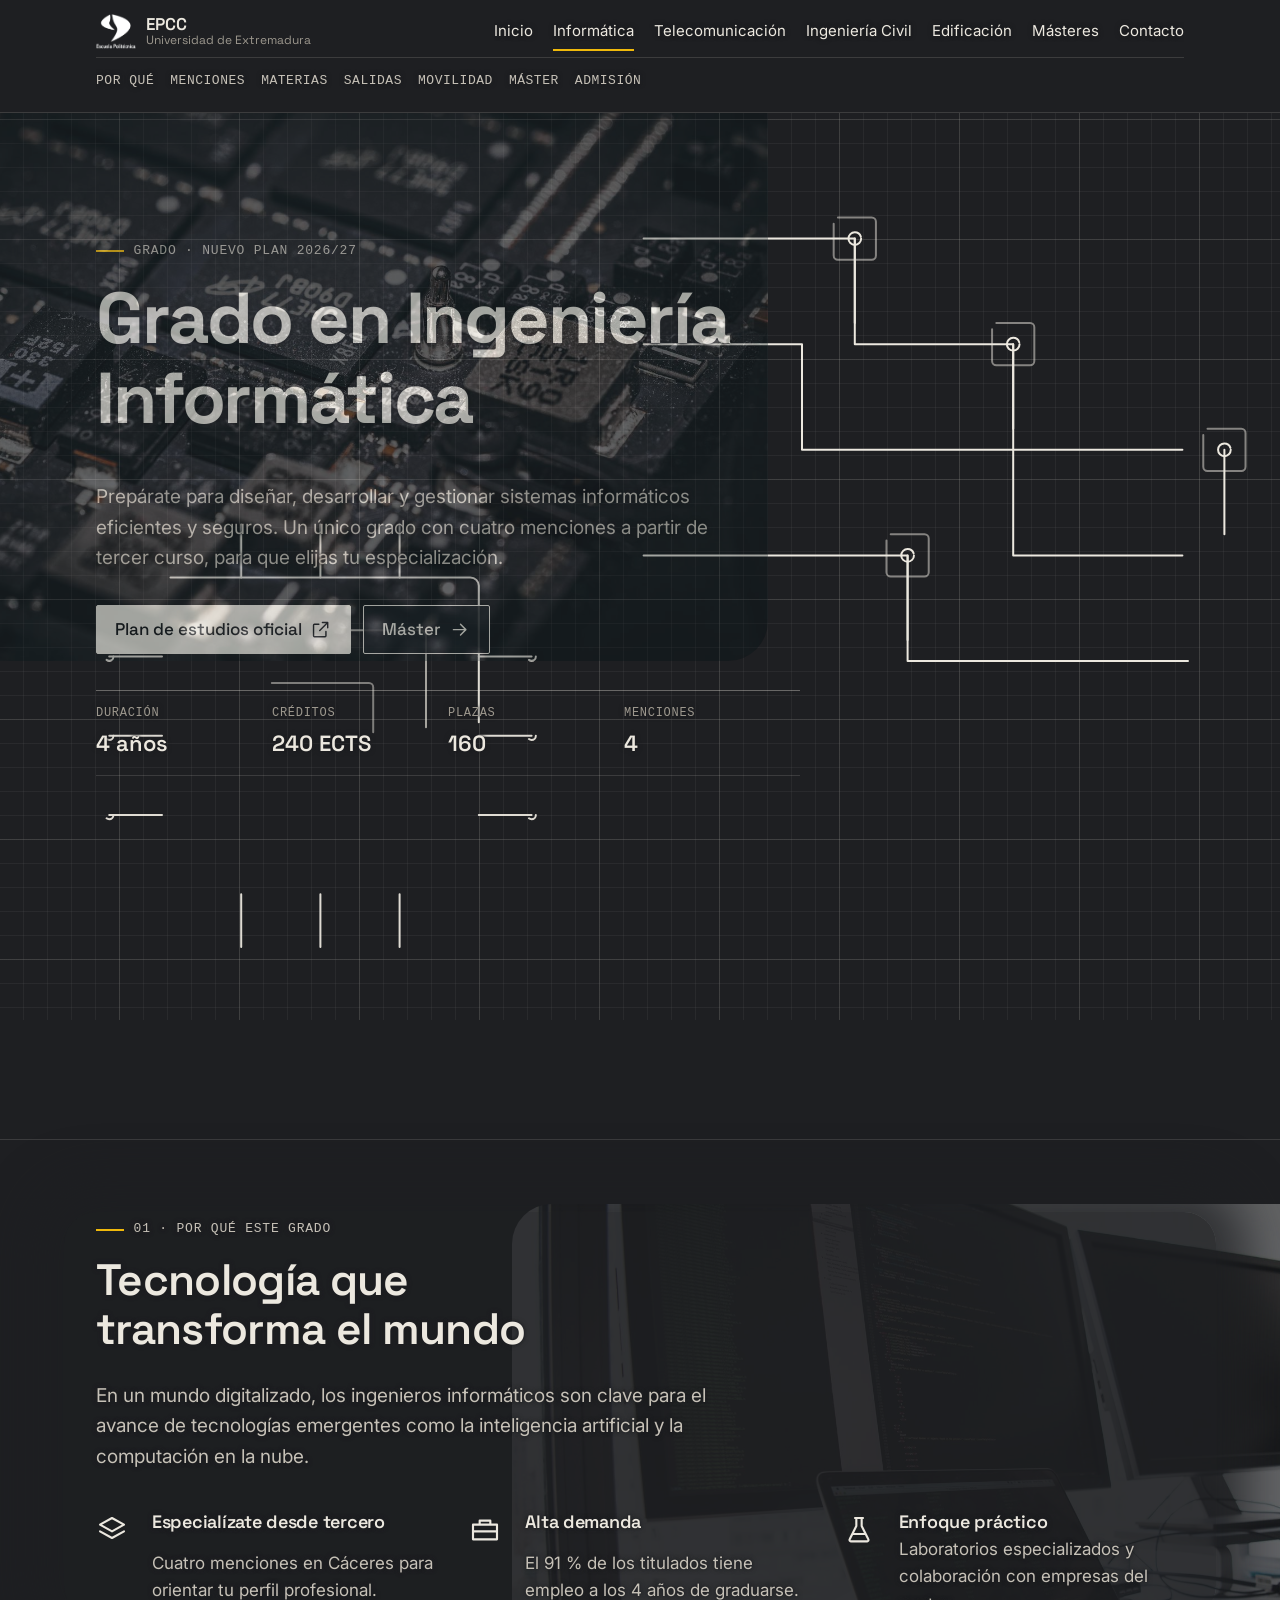
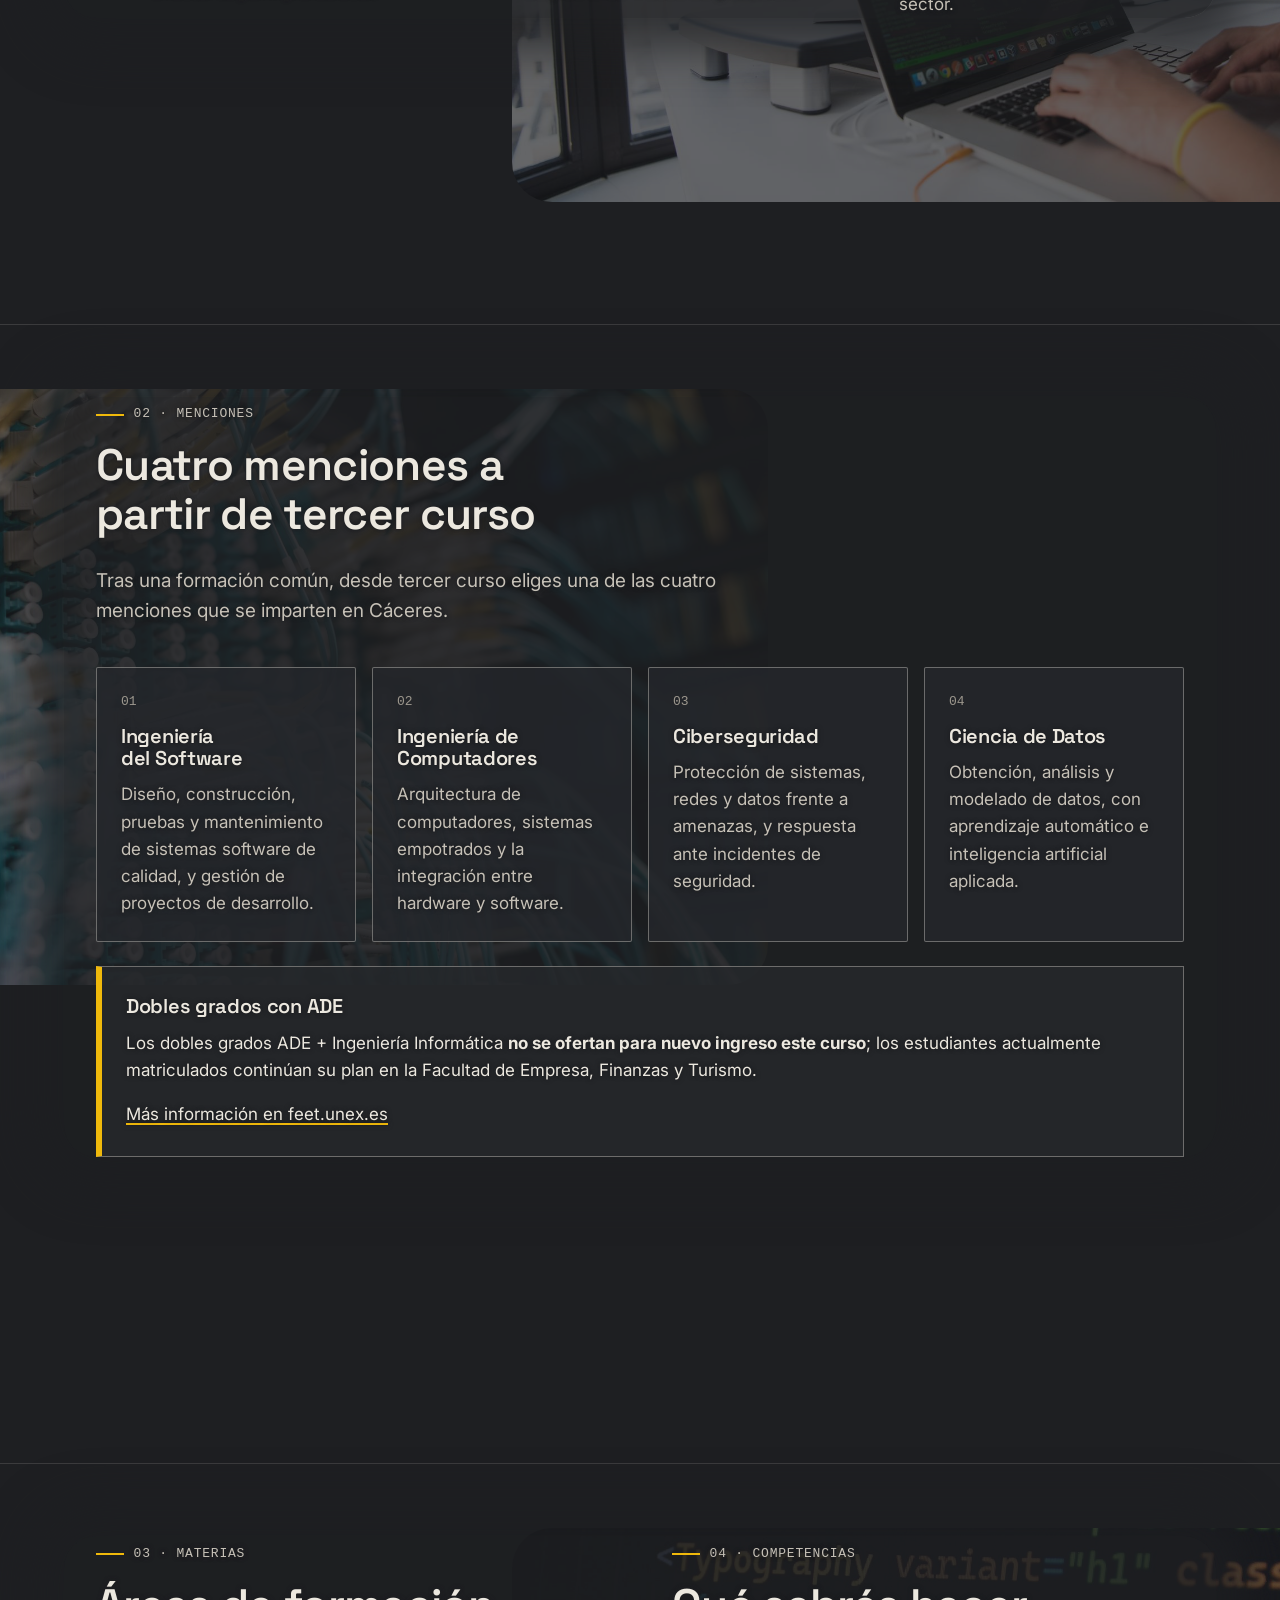
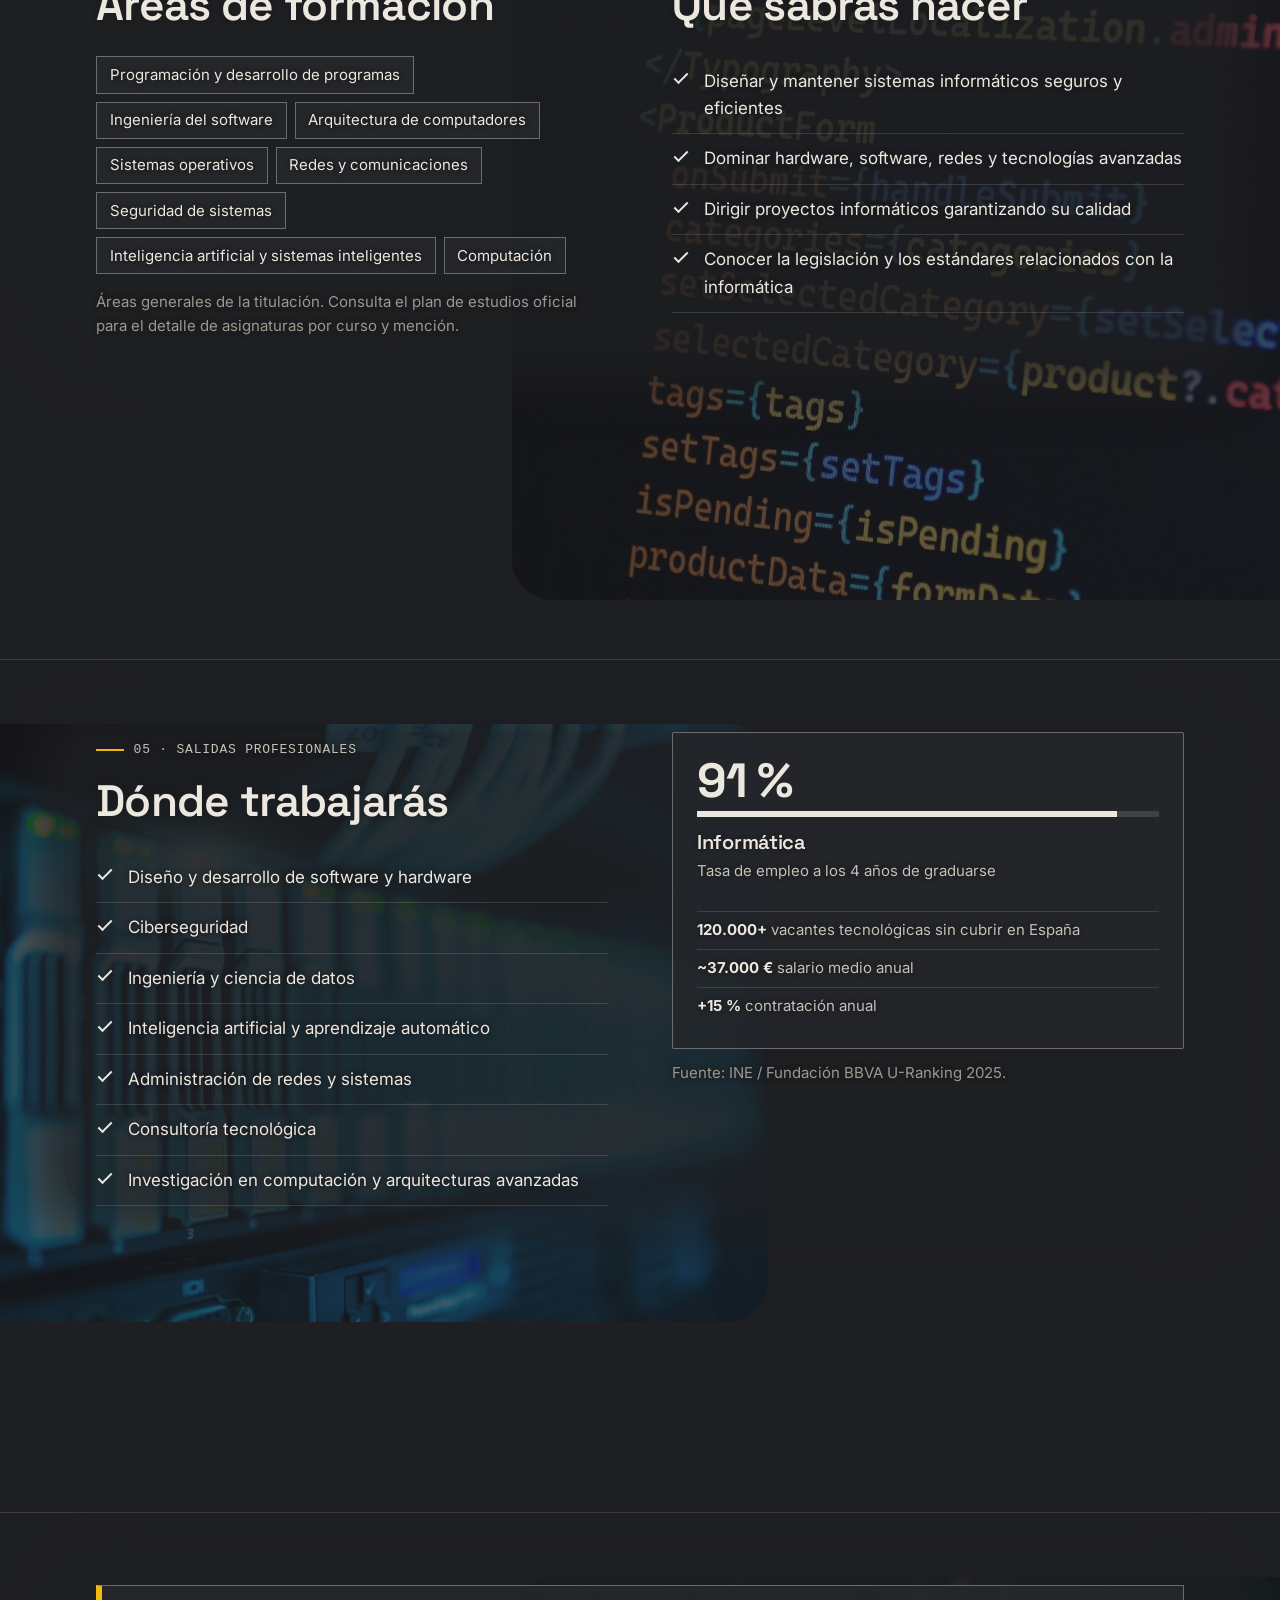
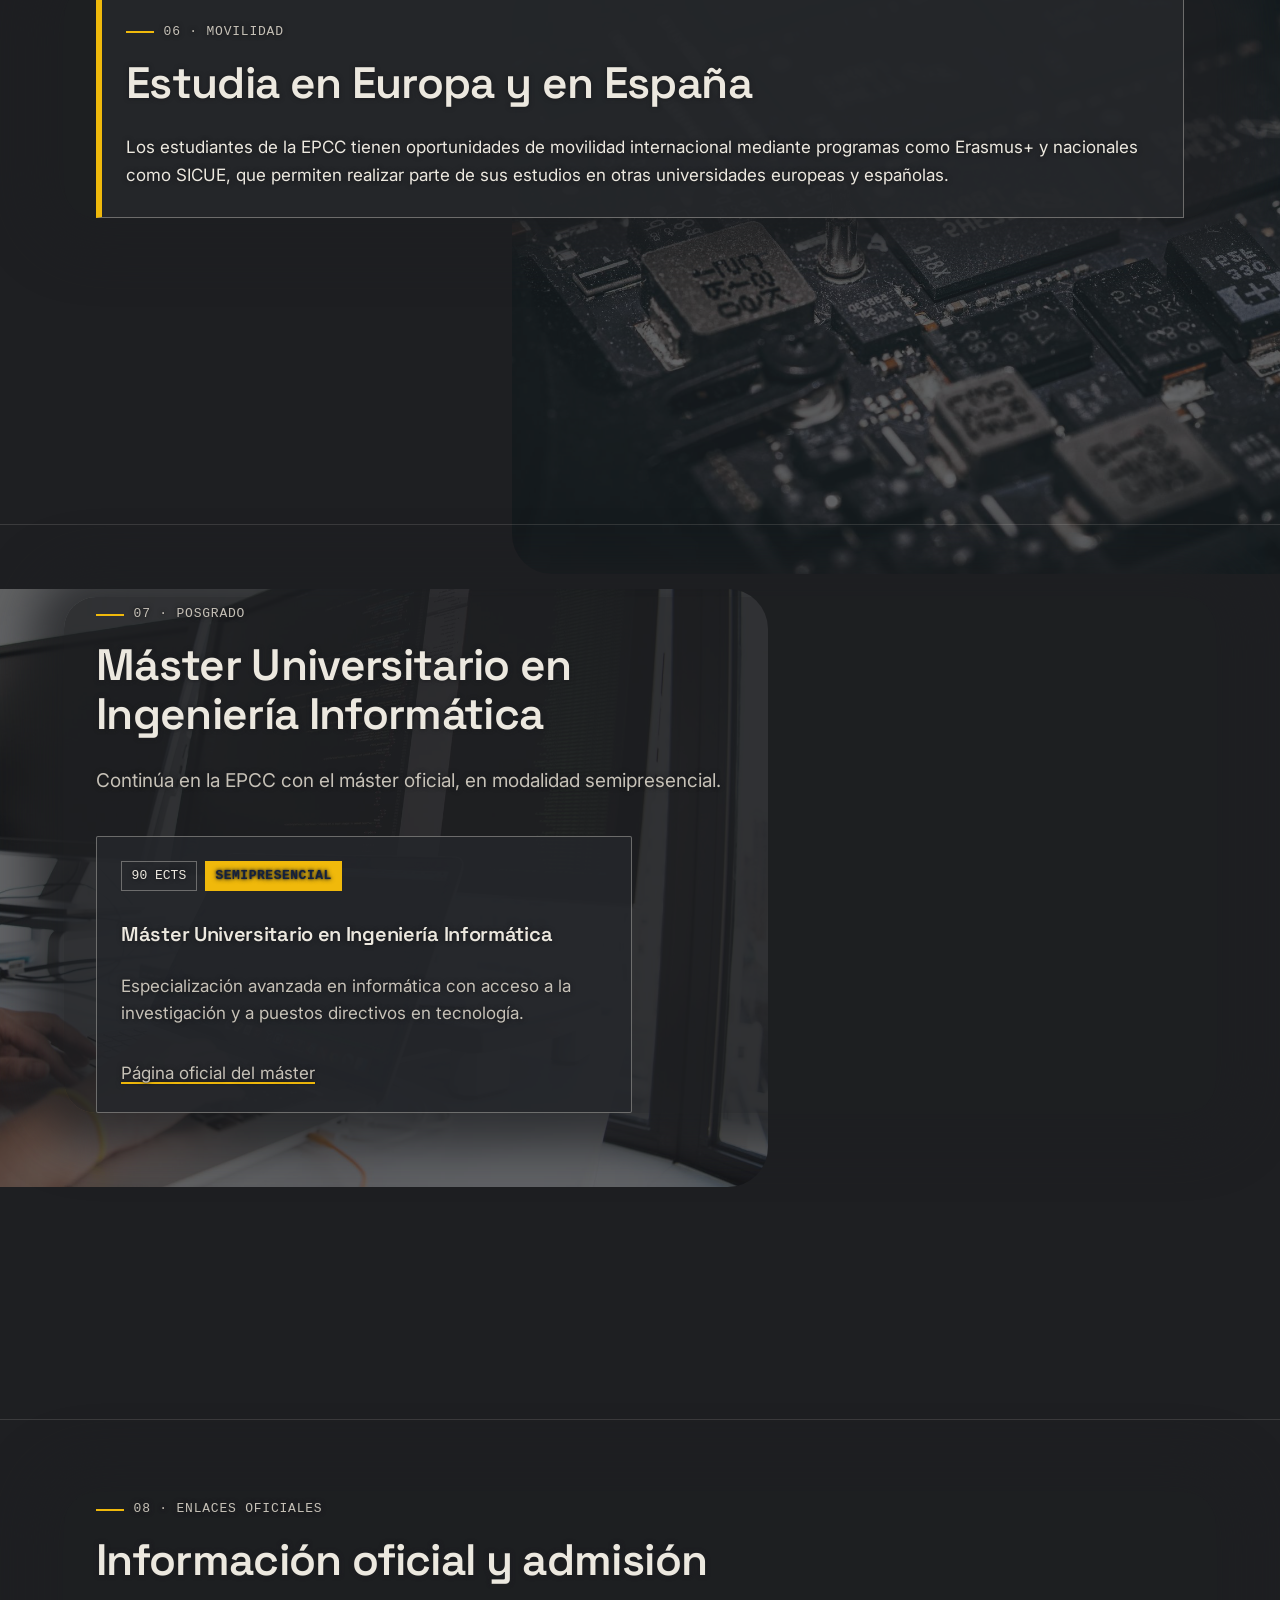
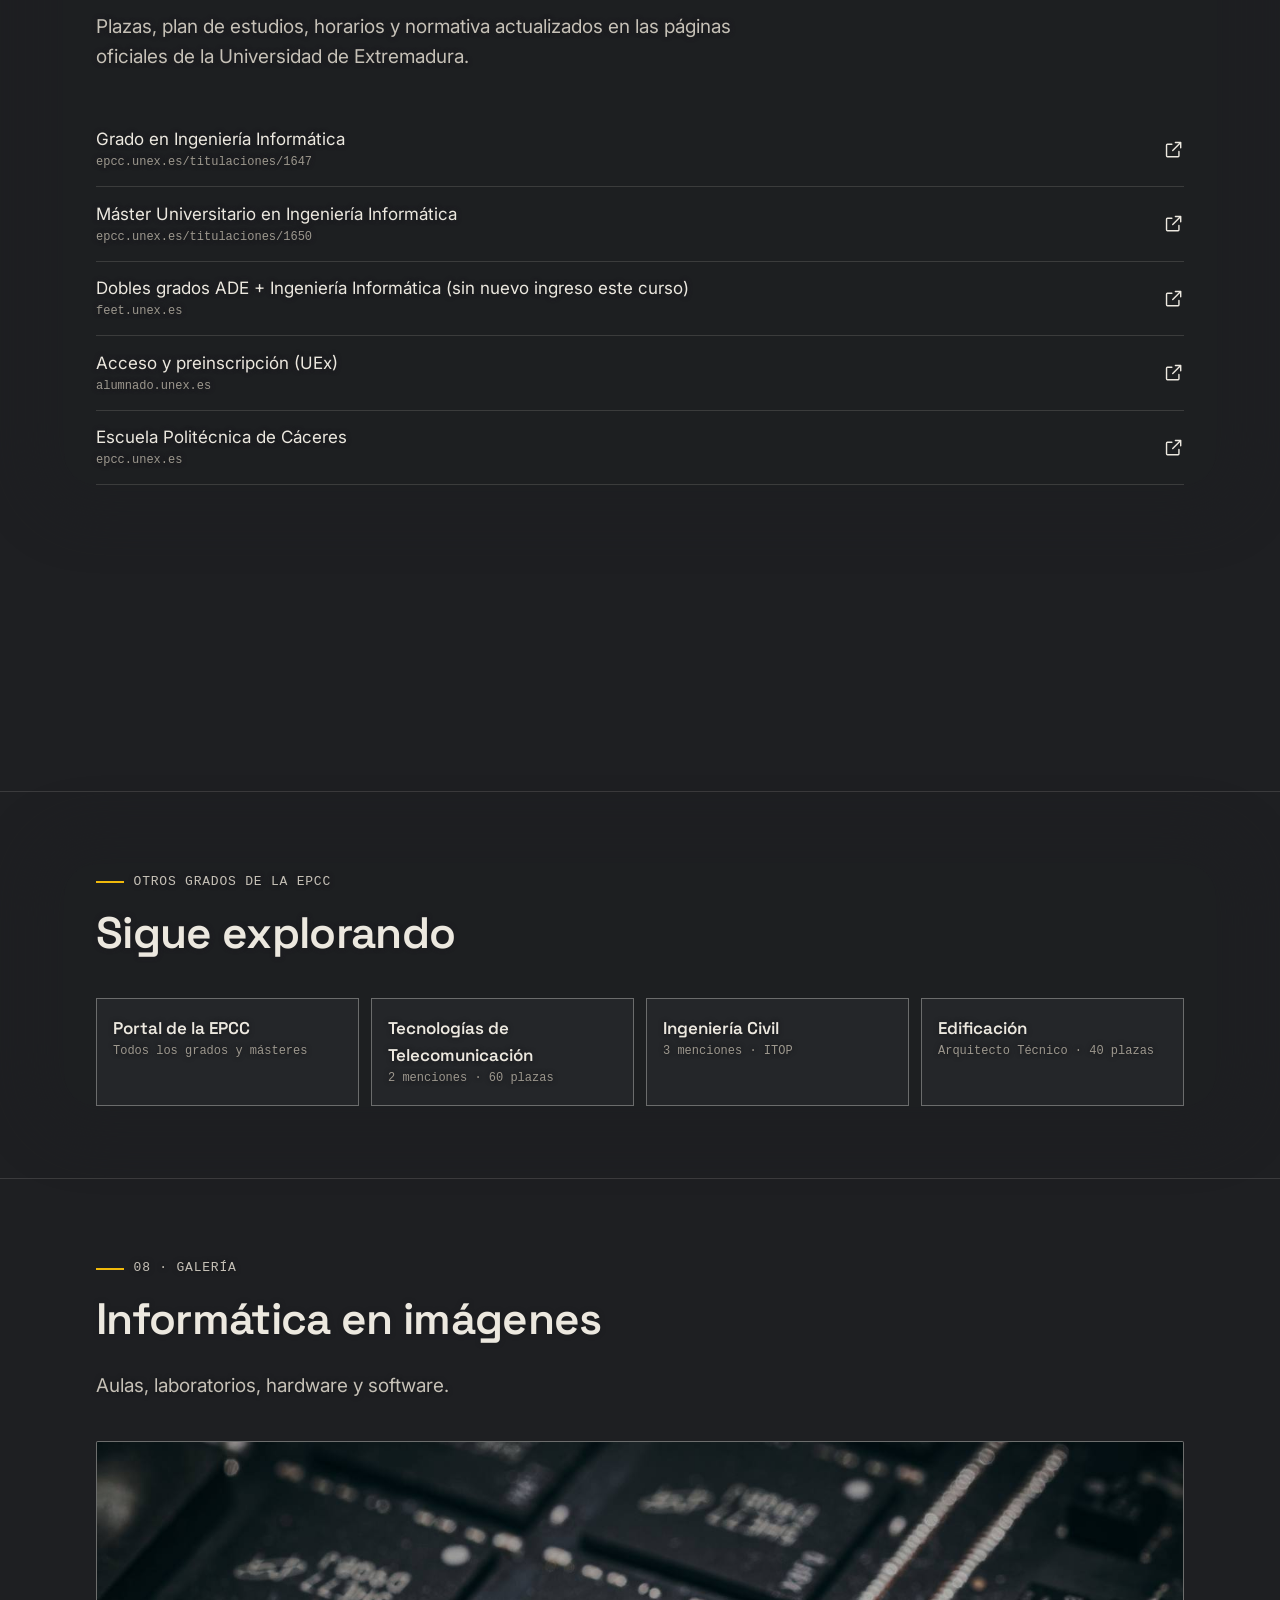
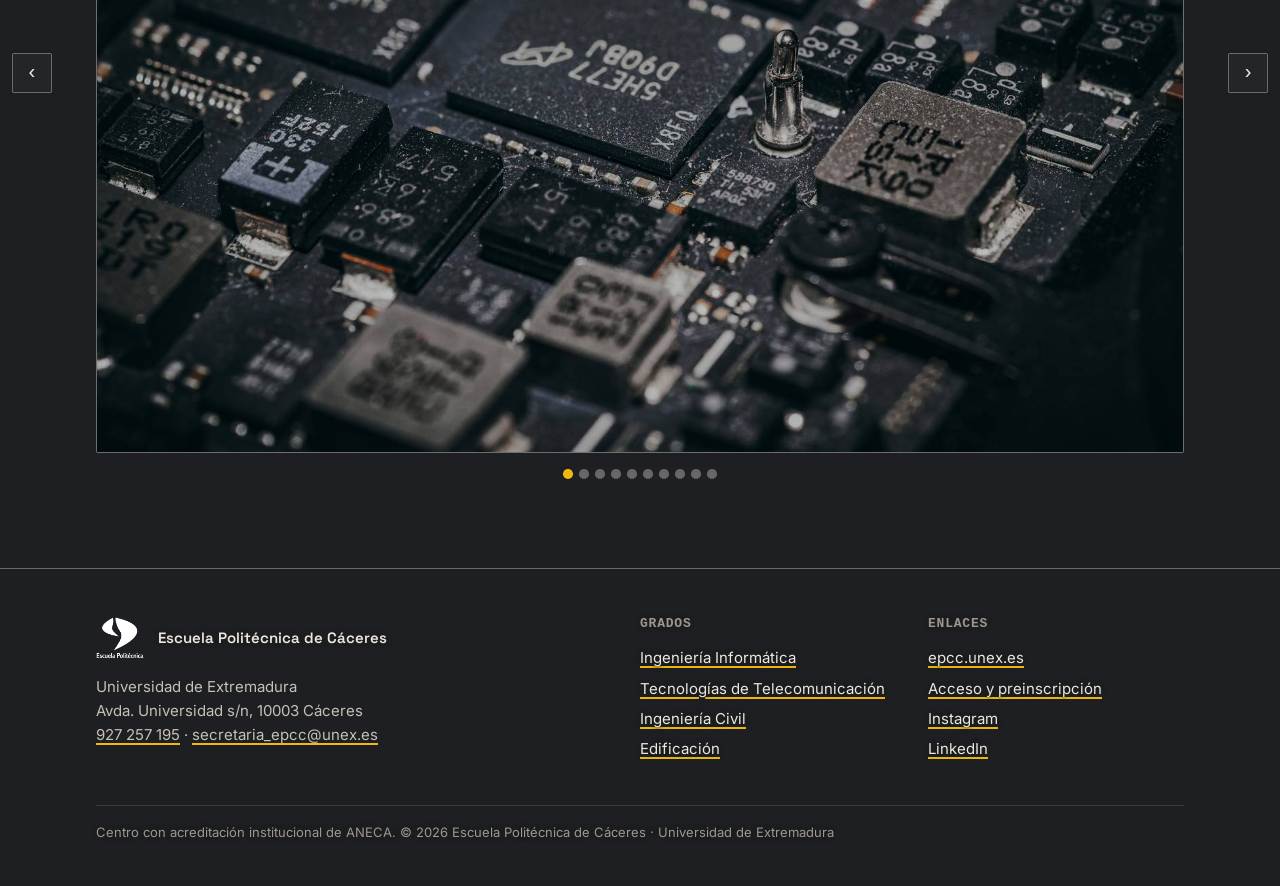
<file: informatica.html>
<!DOCTYPE html>
<html lang="es">
<head>
  <meta charset="UTF-8">
  <meta name="viewport" content="width=device-width, initial-scale=1">
  <title>Grado en Ingeniería Informática · EPCC</title>
  <meta name="description" content="Grado en Ingeniería Informática en la Escuela Politécnica de Cáceres: 240 ECTS, 160 plazas, nuevo plan 2026/27 con cuatro menciones y Máster Universitario en Ingeniería Informática.">
  <meta property="og:type" content="website">
  <meta property="og:title" content="Grado en Ingeniería Informática · EPCC">
  <meta property="og:description" content="Nuevo plan 2026/27 con cuatro menciones: Ingeniería del Software, Ingeniería de Computadores, Ciberseguridad y Ciencia de Datos.">
  <meta property="og:image" content="assets/img/logo-epcc-color.png">
  <meta property="og:locale" content="es_ES">
  <meta name="theme-color" content="#1e1f22">
  <link rel="icon" type="image/png" href="assets/img/logo-epcc-color.png">
  <link rel="preconnect" href="https://fonts.googleapis.com">
  <link rel="preconnect" href="https://fonts.gstatic.com" crossorigin>
  <link rel="stylesheet" href="https://fonts.googleapis.com/css2?family=Inter:wght@400;500;600&amp;family=Space+Grotesk:wght@500;600;700&amp;display=swap">
  <link rel="stylesheet" href="assets/css/site.css">
  <script src="assets/js/parallax.js" defer></script>
  <script src="assets/js/gallery.js" defer></script>
</head>
<body>
  <svg class="sprite" width="0" height="0" style="position:absolute" aria-hidden="true" focusable="false">
    <defs>
      <linearGradient id="grad-gold" x1="0%" y1="0%" x2="100%" y2="100%">
        <stop offset="0%" style="stop-color:#f0b90b;stop-opacity:0.8" />
        <stop offset="100%" style="stop-color:#f0b90b;stop-opacity:0.2" />
      </linearGradient>
      <linearGradient id="grad-soft" x1="0%" y1="0%" x2="100%" y2="100%">
        <stop offset="0%" style="stop-color:currentColor;stop-opacity:0.6" />
        <stop offset="100%" style="stop-color:currentColor;stop-opacity:0.2" />
      </linearGradient>
      <radialGradient id="grad-radial" cx="50%" cy="50%" r="50%">
        <stop offset="0%" style="stop-color:currentColor;stop-opacity:0.5" />
        <stop offset="100%" style="stop-color:currentColor;stop-opacity:0.1" />
      </radialGradient>
    </defs>
    <!-- Inlined line-art sprite (source: assets/img/lineart.svg) so drawings also render from file:// -->
    <symbol id="bridge" viewBox="0 0 800 600">
    <!-- Constellation: interconnected nodes with fluid curves -->
    <circle cx="150" cy="200" r="8" pathLength="1" vector-effect="non-scaling-stroke"/>
    <circle cx="320" cy="150" r="12" pathLength="1" vector-effect="non-scaling-stroke"/>
    <circle cx="480" cy="220" r="10" pathLength="1" vector-effect="non-scaling-stroke"/>
    <circle cx="650" cy="180" r="14" pathLength="1" vector-effect="non-scaling-stroke"/>
    <circle cx="220" cy="380" r="9" pathLength="1" vector-effect="non-scaling-stroke"/>
    <circle cx="400" cy="420" r="11" pathLength="1" vector-effect="non-scaling-stroke"/>
    <circle cx="580" cy="360" r="13" pathLength="1" vector-effect="non-scaling-stroke"/>
    <path d="M150 200Q235 175 320 150M320 150Q400 185 480 220M480 220Q565 200 650 180" pathLength="1" vector-effect="non-scaling-stroke"/>
    <path d="M220 380Q310 400 400 420M400 420Q490 390 580 360" pathLength="1" vector-effect="non-scaling-stroke"/>
    <path d="M150 200Q185 290 220 380M320 150Q360 285 400 420M480 220Q530 290 580 360M650 180Q615 270 580 360" pathLength="1" vector-effect="non-scaling-stroke"/>
    <path d="M320 150L220 380M480 220L400 420" pathLength="1" vector-effect="non-scaling-stroke" opacity="0.4"/>
  </symbol>
  <symbol id="dam" viewBox="0 0 800 600">
    <!-- Fluid dynamics: organic flowing shapes -->
    <path d="M100 200Q200 150 300 180Q400 210 500 170Q600 130 700 160" pathLength="1" vector-effect="non-scaling-stroke"/>
    <path d="M100 280Q200 230 300 260Q400 290 500 250Q600 210 700 240" pathLength="1" vector-effect="non-scaling-stroke" opacity="0.8"/>
    <path d="M100 360Q200 310 300 340Q400 370 500 330Q600 290 700 320" pathLength="1" vector-effect="non-scaling-stroke" opacity="0.6"/>
    <path d="M100 440Q200 390 300 420Q400 450 500 410Q600 370 700 400" pathLength="1" vector-effect="non-scaling-stroke" opacity="0.5"/>
    <circle cx="200" cy="180" r="6" pathLength="1" vector-effect="non-scaling-stroke"/>
    <circle cx="400" cy="210" r="6" pathLength="1" vector-effect="non-scaling-stroke"/>
    <circle cx="600" cy="160" r="6" pathLength="1" vector-effect="non-scaling-stroke"/>
    <circle cx="300" cy="340" r="5" pathLength="1" vector-effect="non-scaling-stroke" opacity="0.6"/>
    <circle cx="500" cy="330" r="5" pathLength="1" vector-effect="non-scaling-stroke" opacity="0.6"/>
  </symbol>
  <symbol id="circuit" viewBox="0 0 800 600">
    <!-- Data flow: abstract circuit with modern geometric patterns -->
    <path d="M100 100h200v100h150v100h200" pathLength="1" vector-effect="non-scaling-stroke"/>
    <path d="M100 200h150v100h200v100h200" pathLength="1" vector-effect="non-scaling-stroke"/>
    <path d="M100 400h250v100h300" pathLength="1" vector-effect="non-scaling-stroke"/>
    <path d="M300 100v80M450 200v80M650 300v80M350 400v80" pathLength="1" vector-effect="non-scaling-stroke"/>
    <circle cx="300" cy="100" r="6" pathLength="1" vector-effect="non-scaling-stroke"/>
    <circle cx="450" cy="200" r="6" pathLength="1" vector-effect="non-scaling-stroke"/>
    <circle cx="650" cy="300" r="6" pathLength="1" vector-effect="non-scaling-stroke"/>
    <circle cx="350" cy="400" r="6" pathLength="1" vector-effect="non-scaling-stroke"/>
    <rect x="280" y="80" width="40" height="40" rx="4" pathLength="1" vector-effect="non-scaling-stroke" opacity="0.5"/>
    <rect x="430" y="180" width="40" height="40" rx="4" pathLength="1" vector-effect="non-scaling-stroke" opacity="0.5"/>
    <rect x="630" y="280" width="40" height="40" rx="4" pathLength="1" vector-effect="non-scaling-stroke" opacity="0.5"/>
    <rect x="330" y="380" width="40" height="40" rx="4" pathLength="1" vector-effect="non-scaling-stroke" opacity="0.5"/>
  </symbol>
  <symbol id="chip" viewBox="0 0 800 600">
    <!-- Processing grid: modern chip abstraction with geometric patterns -->
    <rect x="250" y="150" width="300" height="300" rx="8" pathLength="1" vector-effect="non-scaling-stroke"/>
    <rect x="300" y="200" width="200" height="200" rx="6" pathLength="1" vector-effect="non-scaling-stroke" opacity="0.7"/>
    <rect x="350" y="250" width="100" height="100" rx="4" pathLength="1" vector-effect="non-scaling-stroke" opacity="0.5"/>
    <path d="M250 225h-50M250 300h-50M250 375h-50" pathLength="1" vector-effect="non-scaling-stroke"/>
    <path d="M550 225h50M550 300h50M550 375h50" pathLength="1" vector-effect="non-scaling-stroke"/>
    <path d="M325 150v-50M400 150v-50M475 150v-50" pathLength="1" vector-effect="non-scaling-stroke"/>
    <path d="M325 450v50M400 450v50M475 450v50" pathLength="1" vector-effect="non-scaling-stroke"/>
    <circle cx="200" cy="225" r="4" pathLength="1" vector-effect="non-scaling-stroke"/>
    <circle cx="200" cy="300" r="4" pathLength="1" vector-effect="non-scaling-stroke"/>
    <circle cx="200" cy="375" r="4" pathLength="1" vector-effect="non-scaling-stroke"/>
    <circle cx="600" cy="225" r="4" pathLength="1" vector-effect="non-scaling-stroke"/>
    <circle cx="600" cy="300" r="4" pathLength="1" vector-effect="non-scaling-stroke"/>
    <circle cx="600" cy="375" r="4" pathLength="1" vector-effect="non-scaling-stroke"/>
  </symbol>
  <symbol id="network" viewBox="0 0 800 600">
    <!-- Connected nodes: network graph visualization -->
    <circle cx="150" cy="150" r="10" pathLength="1" vector-effect="non-scaling-stroke"/>
    <circle cx="300" cy="100" r="12" pathLength="1" vector-effect="non-scaling-stroke"/>
    <circle cx="500" cy="120" r="11" pathLength="1" vector-effect="non-scaling-stroke"/>
    <circle cx="650" cy="150" r="13" pathLength="1" vector-effect="non-scaling-stroke"/>
    <circle cx="200" cy="300" r="14" pathLength="1" vector-effect="non-scaling-stroke"/>
    <circle cx="400" cy="320" r="16" pathLength="1" vector-effect="non-scaling-stroke"/>
    <circle cx="600" cy="280" r="15" pathLength="1" vector-effect="non-scaling-stroke"/>
    <circle cx="150" cy="450" r="11" pathLength="1" vector-effect="non-scaling-stroke"/>
    <circle cx="350" cy="480" r="12" pathLength="1" vector-effect="non-scaling-stroke"/>
    <circle cx="550" cy="440" r="13" pathLength="1" vector-effect="non-scaling-stroke"/>
    <path d="M150 150L300 100M300 100L500 120M500 120L650 150M150 150L200 300M300 100L400 320M500 120L400 320M650 150L600 280" pathLength="1" vector-effect="non-scaling-stroke"/>
    <path d="M200 300L400 320M400 320L600 280M200 300L150 450M400 320L350 480M600 280L550 440M150 450L350 480M350 480L550 440" pathLength="1" vector-effect="non-scaling-stroke"/>
  </symbol>
  <symbol id="antenna" viewBox="0 0 800 600">
    <!-- Signal waves: radial wave patterns emanating from center -->
    <circle cx="400" cy="300" r="40" pathLength="1" vector-effect="non-scaling-stroke"/>
    <circle cx="400" cy="300" r="80" pathLength="1" vector-effect="non-scaling-stroke" opacity="0.8"/>
    <circle cx="400" cy="300" r="120" pathLength="1" vector-effect="non-scaling-stroke" opacity="0.6"/>
    <circle cx="400" cy="300" r="160" pathLength="1" vector-effect="non-scaling-stroke" opacity="0.5"/>
    <circle cx="400" cy="300" r="200" pathLength="1" vector-effect="non-scaling-stroke" opacity="0.4"/>
    <circle cx="400" cy="300" r="240" pathLength="1" vector-effect="non-scaling-stroke" opacity="0.3"/>
    <path d="M400 260v-80M400 340v80M360 300h-80M440 300h80" pathLength="1" vector-effect="non-scaling-stroke"/>
    <circle cx="400" cy="300" r="8" pathLength="1" vector-effect="non-scaling-stroke"/>
  </symbol>
  <symbol id="waveform" viewBox="0 0 800 600">
    <!-- Data streams: abstract waveform patterns -->
    <path d="M50 300Q100 250 150 300Q200 350 250 300Q300 250 350 300Q400 350 450 300Q500 250 550 300Q600 350 650 300Q700 250 750 300" pathLength="1" vector-effect="non-scaling-stroke"/>
    <path d="M50 300Q100 200 150 300Q200 400 250 300Q300 200 350 300Q400 400 450 300Q500 200 550 300Q600 400 650 300Q700 200 750 300" pathLength="1" vector-effect="non-scaling-stroke" opacity="0.6"/>
    <path d="M50 300Q100 150 150 300Q200 450 250 300Q300 150 350 300Q400 450 450 300Q500 150 550 300Q600 450 650 300Q700 150 750 300" pathLength="1" vector-effect="non-scaling-stroke" opacity="0.4"/>
    <circle cx="150" cy="300" r="6" pathLength="1" vector-effect="non-scaling-stroke"/>
    <circle cx="350" cy="300" r="6" pathLength="1" vector-effect="non-scaling-stroke"/>
    <circle cx="550" cy="300" r="6" pathLength="1" vector-effect="non-scaling-stroke"/>
    <circle cx="750" cy="300" r="6" pathLength="1" vector-effect="non-scaling-stroke"/>
  </symbol>
  <symbol id="section" viewBox="0 0 800 600">
    <!-- Value layers: overlapping wave forms suggesting depth -->
    <path d="M50 500Q200 450 350 480Q500 510 650 460Q725 435 800 450" pathLength="1" vector-effect="non-scaling-stroke" opacity="0.3"/>
    <path d="M50 420Q200 370 350 400Q500 430 650 380Q725 355 800 370" pathLength="1" vector-effect="non-scaling-stroke" opacity="0.5"/>
    <path d="M50 340Q200 290 350 320Q500 350 650 300Q725 275 800 290" pathLength="1" vector-effect="non-scaling-stroke" opacity="0.7"/>
    <path d="M50 260Q200 210 350 240Q500 270 650 220Q725 195 800 210" pathLength="1" vector-effect="non-scaling-stroke" opacity="0.9"/>
    <path d="M50 180Q200 130 350 160Q500 190 650 140Q725 115 800 130" pathLength="1" vector-effect="non-scaling-stroke"/>
    <circle cx="200" cy="130" r="4" pathLength="1" vector-effect="non-scaling-stroke"/>
    <circle cx="350" cy="160" r="4" pathLength="1" vector-effect="non-scaling-stroke"/>
    <circle cx="500" cy="190" r="4" pathLength="1" vector-effect="non-scaling-stroke"/>
    <circle cx="650" cy="140" r="4" pathLength="1" vector-effect="non-scaling-stroke"/>
  </symbol>
  <symbol id="frame" viewBox="0 0 800 600">
    <!-- Structural mesh: geometric framework with perspective -->
    <path d="M150 100h500v400h-500Z" pathLength="1" vector-effect="non-scaling-stroke"/>
    <path d="M200 150h400v300h-400Z" pathLength="1" vector-effect="non-scaling-stroke" opacity="0.7"/>
    <path d="M250 200h300v200h-300Z" pathLength="1" vector-effect="non-scaling-stroke" opacity="0.5"/>
    <path d="M150 100L250 200M650 100L550 200M150 500L250 400M650 500L550 400" pathLength="1" vector-effect="non-scaling-stroke"/>
    <path d="M250 200v200M550 200v200M250 200h300M250 400h300" pathLength="1" vector-effect="non-scaling-stroke" opacity="0.6"/>
    <circle cx="250" cy="200" r="5" pathLength="1" vector-effect="non-scaling-stroke"/>
    <circle cx="550" cy="200" r="5" pathLength="1" vector-effect="non-scaling-stroke"/>
    <circle cx="250" cy="400" r="5" pathLength="1" vector-effect="non-scaling-stroke"/>
    <circle cx="550" cy="400" r="5" pathLength="1" vector-effect="non-scaling-stroke"/>
  </symbol>
  <symbol id="plan" viewBox="0 0 800 600">
    <!-- Blueprint grid: modern architectural abstraction -->
    <rect x="150" y="100" width="500" height="400" pathLength="1" vector-effect="non-scaling-stroke"/>
    <path d="M150 200h500M150 300h500M150 400h500" pathLength="1" vector-effect="non-scaling-stroke" opacity="0.5"/>
    <path d="M250 100v400M400 100v400M550 100v400" pathLength="1" vector-effect="non-scaling-stroke" opacity="0.5"/>
    <rect x="200" y="150" width="100" height="100" pathLength="1" vector-effect="non-scaling-stroke" opacity="0.7"/>
    <rect x="350" y="250" width="100" height="100" pathLength="1" vector-effect="non-scaling-stroke" opacity="0.7"/>
    <rect x="500" y="350" width="100" height="100" pathLength="1" vector-effect="non-scaling-stroke" opacity="0.7"/>
    <circle cx="250" cy="200" r="5" pathLength="1" vector-effect="non-scaling-stroke"/>
    <circle cx="400" cy="300" r="5" pathLength="1" vector-effect="non-scaling-stroke"/>
    <circle cx="550" cy="400" r="5" pathLength="1" vector-effect="non-scaling-stroke"/>
  </symbol>
  <symbol id="road" viewBox="0 0 800 600">
    <!-- Path convergence: perspective lines with nodes -->
    <path d="M100 550L350 300L400 300L450 300L700 550" pathLength="1" vector-effect="non-scaling-stroke"/>
    <path d="M150 550L360 320L440 320L650 550" pathLength="1" vector-effect="non-scaling-stroke" opacity="0.7"/>
    <path d="M200 550L370 340L430 340L600 550" pathLength="1" vector-effect="non-scaling-stroke" opacity="0.5"/>
    <path d="M400 300v-100M400 200v-50" pathLength="1" vector-effect="non-scaling-stroke"/>
    <circle cx="400" cy="300" r="8" pathLength="1" vector-effect="non-scaling-stroke"/>
    <circle cx="400" cy="200" r="6" pathLength="1" vector-effect="non-scaling-stroke"/>
    <circle cx="400" cy="150" r="5" pathLength="1" vector-effect="non-scaling-stroke"/>
    <circle cx="200" cy="500" r="5" pathLength="1" vector-effect="non-scaling-stroke" opacity="0.6"/>
    <circle cx="600" cy="500" r="5" pathLength="1" vector-effect="non-scaling-stroke" opacity="0.6"/>
  </symbol>
  </svg>
  <a class="skip-link" href="#contenido">Saltar al contenido</a>

  <div class="layers" aria-hidden="true">
    <div class="layer layer-grid"></div>
    <div class="layer layer-art">
      <svg class="scene" style="--i: 0" viewBox="0 0 800 600"><use href="#circuit"/></svg>
      <svg class="scene" style="--i: 1" viewBox="0 0 800 600"><use href="#chip"/></svg>
      <svg class="scene" style="--i: 2" viewBox="0 0 800 600"><use href="#network"/></svg>
      <svg class="scene" style="--i: 3" viewBox="0 0 800 600"><use href="#bridge"/></svg>
      <svg class="scene" style="--i: 4" viewBox="0 0 800 600"><use href="#section"/></svg>
      <svg class="scene" style="--i: 5" viewBox="0 0 800 600"><use href="#waveform"/></svg>
      <svg class="scene" style="--i: 6" viewBox="0 0 800 600"><use href="#road"/></svg>
      <svg class="scene" style="--i: 7" viewBox="0 0 800 600"><use href="#frame"/></svg>
      <svg class="scene" style="--i: 8" viewBox="0 0 800 600"><use href="#antenna"/></svg>
    </div>
  </div>

  <div class="page">
    <header class="site-header">
      <div class="wrap">
        <a class="brand" href="index.html">
          <img class="logo-light" src="assets/img/logo-epcc-color.png" width="40" height="35" alt="Logotipo de la Escuela Politécnica de Cáceres">
          <img class="logo-dark" src="assets/img/logo-epcc-white.png" width="40" height="35" alt="Logotipo de la Escuela Politécnica de Cáceres">
          <span>EPCC<small>Universidad de Extremadura</small></span>
        </a>
        <nav class="nav" aria-label="Principal">
          <ul>
            <li><a href="index.html">Inicio</a></li>
            <li><a href="informatica.html" aria-current="page">Informática</a></li>
            <li><a href="teleco.html">Telecomunicación</a></li>
            <li><a href="civil.html">Ingeniería Civil</a></li>
            <li><a href="edificacion.html">Edificación</a></li>
            <li><a href="index.html#masteres">Másteres</a></li>
            <li><a href="#contacto">Contacto</a></li>
          </ul>
        </nav>
        <nav class="subnav" aria-label="Secciones de este grado">
          <ul>
            <li><a href="#por-que">Por qué</a></li>
            <li><a href="#menciones">Menciones</a></li>
            <li><a href="#materias">Materias</a></li>
            <li><a href="#salidas">Salidas</a></li>
            <li><a href="#movilidad">Movilidad</a></li>
            <li><a href="#master">Máster</a></li>
            <li><a href="#enlaces">Admisión</a></li>
          </ul>
        </nav>
      </div>
    </header>

    <main id="contenido">
      <section class="hero" aria-labelledby="hero-title">
        <div class="photo-bg photo-left">
          <img src="assets/img/photos/informatica-01.jpg" alt="" loading="eager" fetchpriority="high">
        </div>
        <div class="wrap">
          <p class="eyebrow">Grado · Nuevo plan 2026/27</p>
          <h1 id="hero-title">Grado en Ingeniería Informática</h1>
          <p class="lead">Prepárate para diseñar, desarrollar y gestionar sistemas informáticos eficientes y seguros. Un único grado con cuatro menciones a partir de tercer curso, para que elijas tu especialización.</p>
          <div class="actions">
            <a class="btn btn-primary" href="https://epcc.unex.es/titulaciones/1647">Plan de estudios oficial <svg class="icon" viewBox="0 0 24 24" aria-hidden="true"><path d="M14 4h6v6M20 4l-9 9M18 14v5a1 1 0 0 1-1 1H5a1 1 0 0 1-1-1V7a1 1 0 0 1 1-1h5"/></svg></a>
            <a class="btn" href="#master">Máster <svg class="icon" viewBox="0 0 24 24" aria-hidden="true"><path d="M5 12h14M13 6l6 6-6 6"/></svg></a>
          </div>
          <dl class="facts">
            <div><dt>Duración</dt><dd>4 años</dd></div>
            <div><dt>Créditos</dt><dd>240 ECTS</dd></div>
            <div><dt>Plazas</dt><dd>160</dd></div>
            <div><dt>Menciones</dt><dd>4</dd></div>
          </dl>
        </div>
      </section>

      <section class="section" id="por-que" aria-labelledby="por-que-title">
        <div class="photo-bg photo-right">
          <img src="assets/img/photos/informatica-02.jpg" alt="" loading="lazy">
        </div>
        <div class="wrap">
          <div class="section-head">
            <p class="eyebrow">01 · Por qué este grado</p>
            <h2 id="por-que-title">Tecnología que transforma el mundo</h2>
            <p class="lead">En un mundo digitalizado, los ingenieros informáticos son clave para el avance de tecnologías emergentes como la inteligencia artificial y la computación en la nube.</p>
          </div>
          <ul class="features">
            <li>
              <svg class="icon" viewBox="0 0 24 24" aria-hidden="true"><path d="M12 3l9 5-9 5-9-5 9-5zM3 13l9 5 9-5"/></svg>
              <h3>Especialízate desde tercero</h3>
              <p>Cuatro menciones en Cáceres para orientar tu perfil profesional.</p>
            </li>
            <li>
              <svg class="icon" viewBox="0 0 24 24" aria-hidden="true"><path d="M3 8h18v11H3zM8 8V5h8v3M3 13h18"/></svg>
              <h3>Alta demanda</h3>
              <p>El 91&nbsp;% de los titulados tiene empleo a los 4 años de graduarse.</p>
            </li>
            <li>
              <svg class="icon" viewBox="0 0 24 24" aria-hidden="true"><path d="M9 3h6M10 3v6l-5 10a1 1 0 0 0 1 1.5h12a1 1 0 0 0 1-1.5L14 9V3M7 15h10"/></svg>
              <h3>Enfoque práctico</h3>
              <p>Laboratorios especializados y colaboración con empresas del sector.</p>
            </li>
          </ul>
        </div>
      </section>

      <section class="section" id="menciones" aria-labelledby="menciones-title">
        <div class="photo-bg photo-left">
          <img src="assets/img/photos/informatica-03.jpg" alt="" loading="lazy">
        </div>
        <div class="wrap">
          <div class="section-head">
            <p class="eyebrow">02 · Menciones</p>
            <h2 id="menciones-title">Cuatro menciones a partir de tercer curso</h2>
            <p class="lead">Tras una formación común, desde tercer curso eliges una de las cuatro menciones que se imparten en Cáceres.</p>
          </div>
          <div class="grid grid-4">
            <article class="card">
              <span class="card-index">01</span>
              <h3>Ingeniería del Software</h3>
              <p>Diseño, construcción, pruebas y mantenimiento de sistemas software de calidad, y gestión de proyectos de desarrollo.</p>
            </article>
            <article class="card">
              <span class="card-index">02</span>
              <h3>Ingeniería de Computadores</h3>
              <p>Arquitectura de computadores, sistemas empotrados y la integración entre hardware y software.</p>
            </article>
            <article class="card">
              <span class="card-index">03</span>
              <h3>Ciberseguridad</h3>
              <p>Protección de sistemas, redes y datos frente a amenazas, y respuesta ante incidentes de seguridad.</p>
            </article>
            <article class="card">
              <span class="card-index">04</span>
              <h3>Ciencia de Datos</h3>
              <p>Obtención, análisis y modelado de datos, con aprendizaje automático e inteligencia artificial aplicada.</p>
            </article>
          </div>
          <div class="callout" style="margin-top: 1.5rem">
            <h3>Dobles grados con ADE</h3>
            <p>Los dobles grados ADE + Ingeniería Informática <strong>no se ofertan para nuevo ingreso este curso</strong>; los estudiantes actualmente matriculados continúan su plan en la Facultad de Empresa, Finanzas y Turismo.</p>
            <p><a href="https://feet.unex.es">Más información en feet.unex.es</a></p>
          </div>
        </div>
      </section>

      <section class="section" id="materias" aria-labelledby="materias-title">
        <div class="photo-bg photo-right">
          <img src="assets/img/photos/informatica-04.jpg" alt="" loading="lazy">
        </div>
        <div class="wrap split">
          <div>
            <p class="eyebrow">03 · Materias</p>
            <h2 id="materias-title">Áreas de formación</h2>
            <ul class="tags">
                <li>Programación y desarrollo de programas</li>
                <li>Ingeniería del software</li>
                <li>Arquitectura de computadores</li>
                <li>Sistemas operativos</li>
                <li>Redes y comunicaciones</li>
                <li>Seguridad de sistemas</li>
                <li>Inteligencia artificial y sistemas inteligentes</li>
                <li>Computación</li>
            </ul>
            <p class="muted" style="margin-top: 1rem">Áreas generales de la titulación. Consulta el plan de estudios oficial para el detalle de asignaturas por curso y mención.</p>
          </div>
          <div>
            <p class="eyebrow">04 · Competencias</p>
            <h2>Qué sabrás hacer</h2>
            <ul class="check-list">
            <li>Diseñar y mantener sistemas informáticos seguros y eficientes</li>
            <li>Dominar hardware, software, redes y tecnologías avanzadas</li>
            <li>Dirigir proyectos informáticos garantizando su calidad</li>
            <li>Conocer la legislación y los estándares relacionados con la informática</li>
            </ul>
          </div>
        </div>
      </section>

      <section class="section" id="salidas" aria-labelledby="salidas-title">
        <div class="photo-bg photo-left">
          <img src="assets/img/photos/informatica-05.jpg" alt="" loading="lazy">
        </div>
        <div class="wrap split">
          <div>
            <p class="eyebrow">05 · Salidas profesionales</p>
            <h2 id="salidas-title">Dónde trabajarás</h2>
            <ul class="check-list">
            <li>Diseño y desarrollo de software y hardware</li>
            <li>Ciberseguridad</li>
            <li>Ingeniería y ciencia de datos</li>
            <li>Inteligencia artificial y aprendizaje automático</li>
            <li>Administración de redes y sistemas</li>
            <li>Consultoría tecnológica</li>
            <li>Investigación en computación y arquitecturas avanzadas</li>
            </ul>
          </div>
          <div>
            <article class="card stat">
              <span class="stat-value">91&nbsp;%</span>
              <span class="stat-bar" aria-hidden="true"><span style="width: 91%"></span></span>
              <h3>Informática</h3>
              <p class="muted">Tasa de empleo a los 4 años de graduarse</p>
              <ul>
                <li><strong>120.000+</strong> vacantes tecnológicas sin cubrir en España</li>
                <li><strong>~37.000&nbsp;€</strong> salario medio anual</li>
                <li><strong>+15&nbsp;%</strong> contratación anual</li>
              </ul>
            </article>
            <p class="muted" style="margin-top: 0.75rem">Fuente: INE / Fundación BBVA U-Ranking 2025.</p>
          </div>
        </div>
      </section>

      <section class="section" id="movilidad" aria-labelledby="movilidad-title">
        <div class="photo-bg photo-right">
          <img src="assets/img/photos/variants/informatica-01-mirror.jpg" alt="" loading="lazy">
        </div>
        <div class="wrap">
          <div class="callout">
            <p class="eyebrow">06 · Movilidad</p>
            <h2 id="movilidad-title">Estudia en Europa y en España</h2>
            <p>Los estudiantes de la EPCC tienen oportunidades de movilidad internacional mediante programas como Erasmus+ y nacionales como SICUE, que permiten realizar parte de sus estudios en otras universidades europeas y españolas.</p>
          </div>
        </div>
      </section>

      <section class="section" id="master" aria-labelledby="master-title">
        <div class="photo-bg photo-left">
          <img src="assets/img/photos/variants/informatica-02-mirror.jpg" alt="" loading="lazy">
        </div>
        <div class="wrap">
          <div class="section-head">
            <p class="eyebrow">07 · Posgrado</p>
            <h2 id="master-title">Máster Universitario en Ingeniería Informática</h2>
            <p class="lead">Continúa en la EPCC con el máster oficial, en modalidad semipresencial.</p>
          </div>
          <div class="grid grid-2">
            <article class="card master">
              <ul class="badges"><li>90 ECTS</li><li class="mode">Semipresencial</li></ul>
              <h3>Máster Universitario en Ingeniería Informática</h3>
              <p>Especialización avanzada en informática con acceso a la investigación y a puestos directivos en tecnología.</p>
              <p><a href="https://epcc.unex.es/titulaciones/1650">Página oficial del máster</a></p>
            </article>
          </div>
        </div>
      </section>

      <section class="section" id="enlaces" aria-labelledby="enlaces-title">
        <div class="wrap">
          <div class="section-head">
            <p class="eyebrow">08 · Enlaces oficiales</p>
            <h2 id="enlaces-title">Información oficial y admisión</h2>
            <p class="lead">Plazas, plan de estudios, horarios y normativa actualizados en las páginas oficiales de la Universidad de Extremadura.</p>
          </div>
          <ul class="link-list">
            <li><a href="https://epcc.unex.es/titulaciones/1647"><span>Grado en Ingeniería Informática<small>epcc.unex.es/titulaciones/1647</small></span><svg class="icon" viewBox="0 0 24 24" aria-hidden="true"><path d="M14 4h6v6M20 4l-9 9M18 14v5a1 1 0 0 1-1 1H5a1 1 0 0 1-1-1V7a1 1 0 0 1 1-1h5"/></svg></a></li>
            <li><a href="https://epcc.unex.es/titulaciones/1650"><span>Máster Universitario en Ingeniería Informática<small>epcc.unex.es/titulaciones/1650</small></span><svg class="icon" viewBox="0 0 24 24" aria-hidden="true"><path d="M14 4h6v6M20 4l-9 9M18 14v5a1 1 0 0 1-1 1H5a1 1 0 0 1-1-1V7a1 1 0 0 1 1-1h5"/></svg></a></li>
            <li><a href="https://feet.unex.es"><span>Dobles grados ADE + Ingeniería Informática (sin nuevo ingreso este curso)<small>feet.unex.es</small></span><svg class="icon" viewBox="0 0 24 24" aria-hidden="true"><path d="M14 4h6v6M20 4l-9 9M18 14v5a1 1 0 0 1-1 1H5a1 1 0 0 1-1-1V7a1 1 0 0 1 1-1h5"/></svg></a></li>
            <li><a href="https://alumnado.unex.es"><span>Acceso y preinscripción (UEx)<small>alumnado.unex.es</small></span><svg class="icon" viewBox="0 0 24 24" aria-hidden="true"><path d="M14 4h6v6M20 4l-9 9M18 14v5a1 1 0 0 1-1 1H5a1 1 0 0 1-1-1V7a1 1 0 0 1 1-1h5"/></svg></a></li>
            <li><a href="https://epcc.unex.es"><span>Escuela Politécnica de Cáceres<small>epcc.unex.es</small></span><svg class="icon" viewBox="0 0 24 24" aria-hidden="true"><path d="M14 4h6v6M20 4l-9 9M18 14v5a1 1 0 0 1-1 1H5a1 1 0 0 1-1-1V7a1 1 0 0 1 1-1h5"/></svg></a></li>
          </ul>
        </div>
      </section>

      <section class="section" aria-labelledby="otros-title">
        <div class="wrap">
          <div class="section-head">
            <p class="eyebrow">Otros grados de la EPCC</p>
            <h2 id="otros-title">Sigue explorando</h2>
          </div>
          <ul class="siblings">
            <li><a href="index.html">Portal de la EPCC<small>Todos los grados y másteres</small></a></li>
            <li><a href="teleco.html">Tecnologías de Telecomunicación<small>2 menciones · 60 plazas</small></a></li>
            <li><a href="civil.html">Ingeniería Civil<small>3 menciones · ITOP</small></a></li>
            <li><a href="edificacion.html">Edificación<small>Arquitecto Técnico · 40 plazas</small></a></li>
          </ul>
        </div>
      </section>
      <section class="gallery" aria-label="Galería de fotos">
        <div class="wrap">
          <div class="section-head">
            <p class="eyebrow">08 · Galería</p>
            <h2>Informática en imágenes</h2>
            <p class="lead">Aulas, laboratorios, hardware y software.</p>
          </div>
          <div class="gallery-track" role="region" aria-label="Carrusel de imágenes" aria-roledescription="carousel">
            <img src="assets/img/photos/variants/informatica-01-dark.jpg" alt="" loading="lazy">
            <img src="assets/img/photos/variants/informatica-01-light.jpg" alt="" loading="lazy">
            <img src="assets/img/photos/variants/informatica-02-dark.jpg" alt="" loading="lazy">
            <img src="assets/img/photos/variants/informatica-02-light.jpg" alt="" loading="lazy">
            <img src="assets/img/photos/variants/informatica-03-dark.jpg" alt="" loading="lazy">
            <img src="assets/img/photos/variants/informatica-03-light.jpg" alt="" loading="lazy">
            <img src="assets/img/photos/variants/informatica-04-dark.jpg" alt="" loading="lazy">
            <img src="assets/img/photos/variants/informatica-04-light.jpg" alt="" loading="lazy">
            <img src="assets/img/photos/variants/informatica-05-dark.jpg" alt="" loading="lazy">
            <img src="assets/img/photos/variants/informatica-05-light.jpg" alt="" loading="lazy">
          </div>
          <button class="gallery-btn gallery-btn-prev" type="button" aria-label="Foto anterior">‹</button>
          <button class="gallery-btn gallery-btn-next" type="button" aria-label="Foto siguiente">›</button>
          <ol class="gallery-dots" role="tablist" aria-label="Ir a foto"></ol>
        </div>
      </section>
    </main>

    <footer class="site-footer" id="contacto">
      <div class="wrap">
        <div class="footer-grid">
          <div>
            <p class="footer-brand">
              <img class="logo-light" src="assets/img/logo-epcc-color.png" width="48" height="42" alt="">
              <img class="logo-dark" src="assets/img/logo-epcc-white.png" width="48" height="42" alt="">
              Escuela Politécnica de Cáceres
            </p>
            <address>
              Universidad de Extremadura<br>
              Avda. Universidad s/n, 10003 Cáceres<br>
              <a href="tel:+34927257195">927 257 195</a> · <a href="mailto:secretaria_epcc@unex.es">secretaria_epcc@unex.es</a>
            </address>
          </div>
          <nav aria-label="Grados">
            <h2>Grados</h2>
            <ul>
              <li><a href="informatica.html">Ingeniería Informática</a></li>
              <li><a href="teleco.html">Tecnologías de Telecomunicación</a></li>
              <li><a href="civil.html">Ingeniería Civil</a></li>
              <li><a href="edificacion.html">Edificación</a></li>
            </ul>
          </nav>
          <nav aria-label="Enlaces oficiales y redes">
            <h2>Enlaces</h2>
            <ul>
              <li><a href="https://epcc.unex.es">epcc.unex.es</a></li>
              <li><a href="https://alumnado.unex.es">Acceso y preinscripción</a></li>
              <li><a href="https://www.instagram.com/epcc_unex/">Instagram</a></li>
              <li><a href="https://www.linkedin.com/school/epcc-unex/">LinkedIn</a></li>
            </ul>
          </nav>
        </div>
        <p class="footer-bottom">Centro con acreditación institucional de ANECA. © 2026 Escuela Politécnica de Cáceres · Universidad de Extremadura</p>
      </div>
    </footer>
  </div>
</body>
</html>
</file>
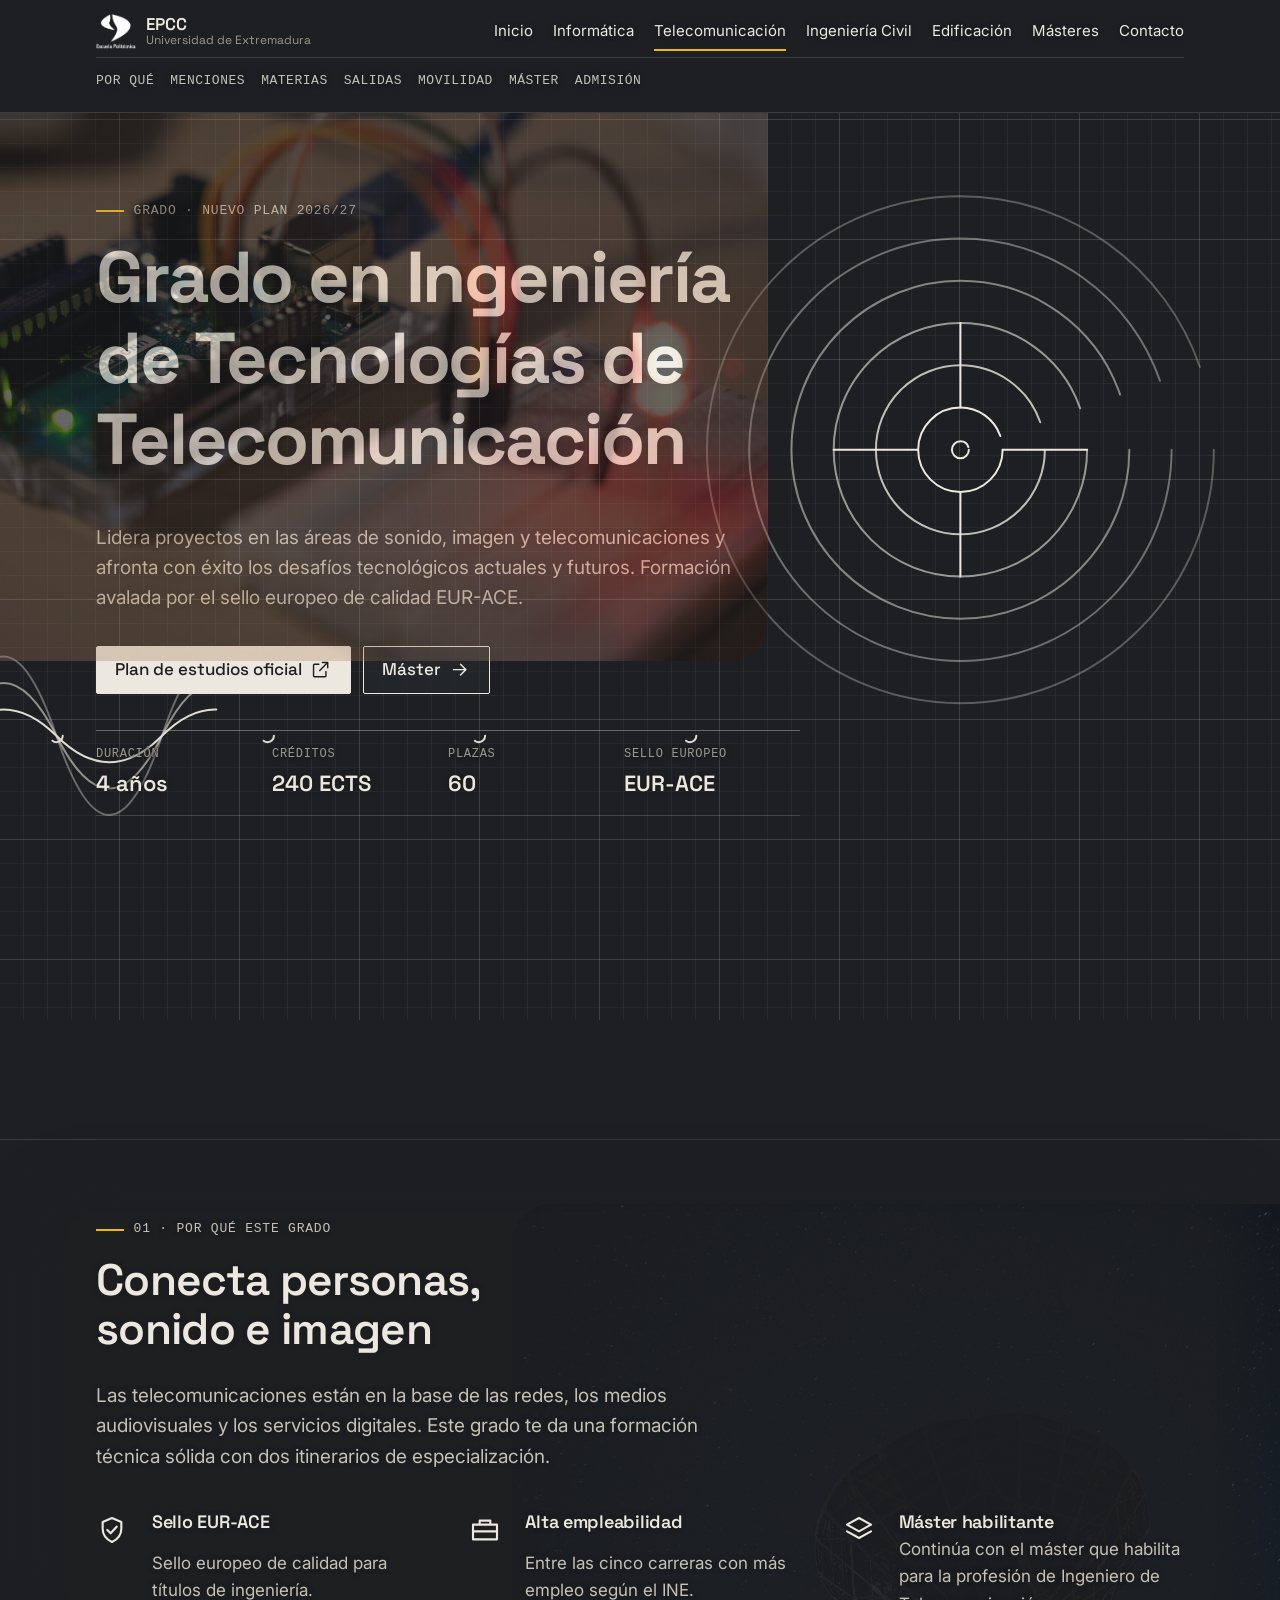
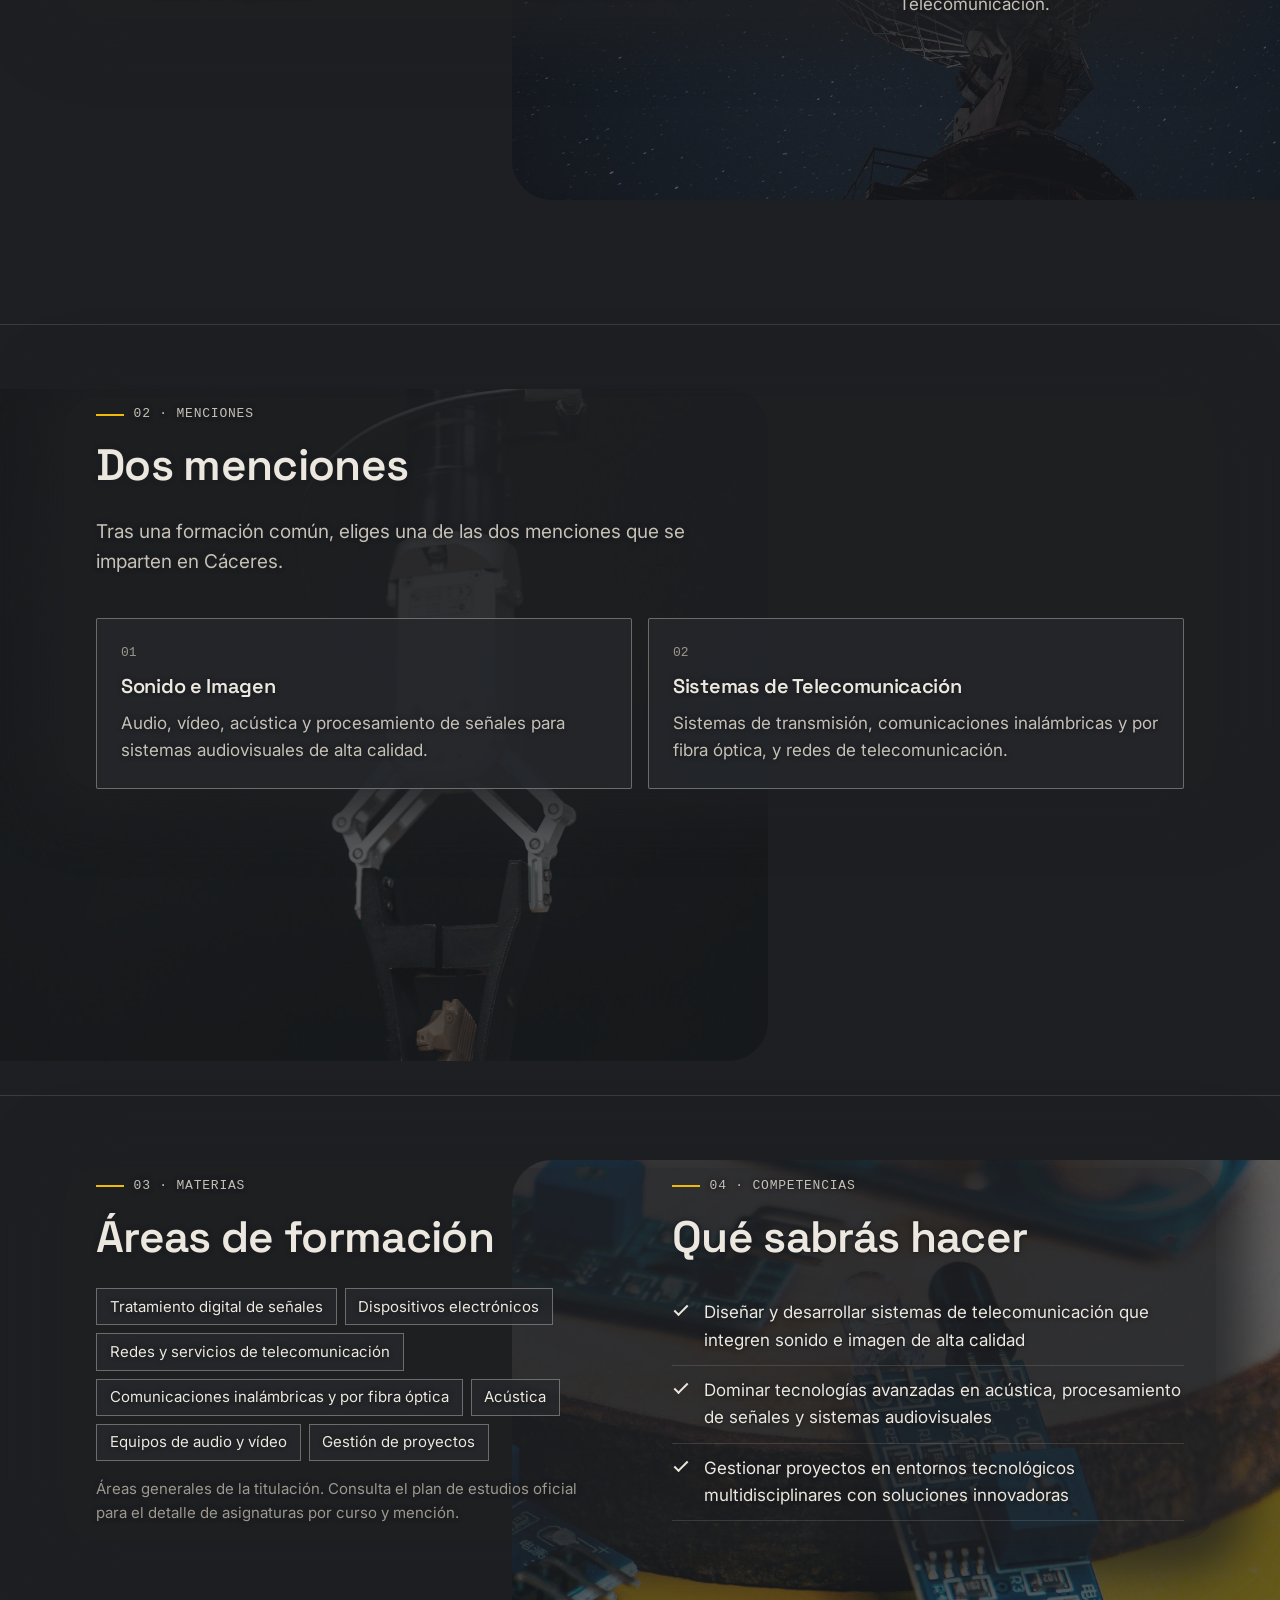
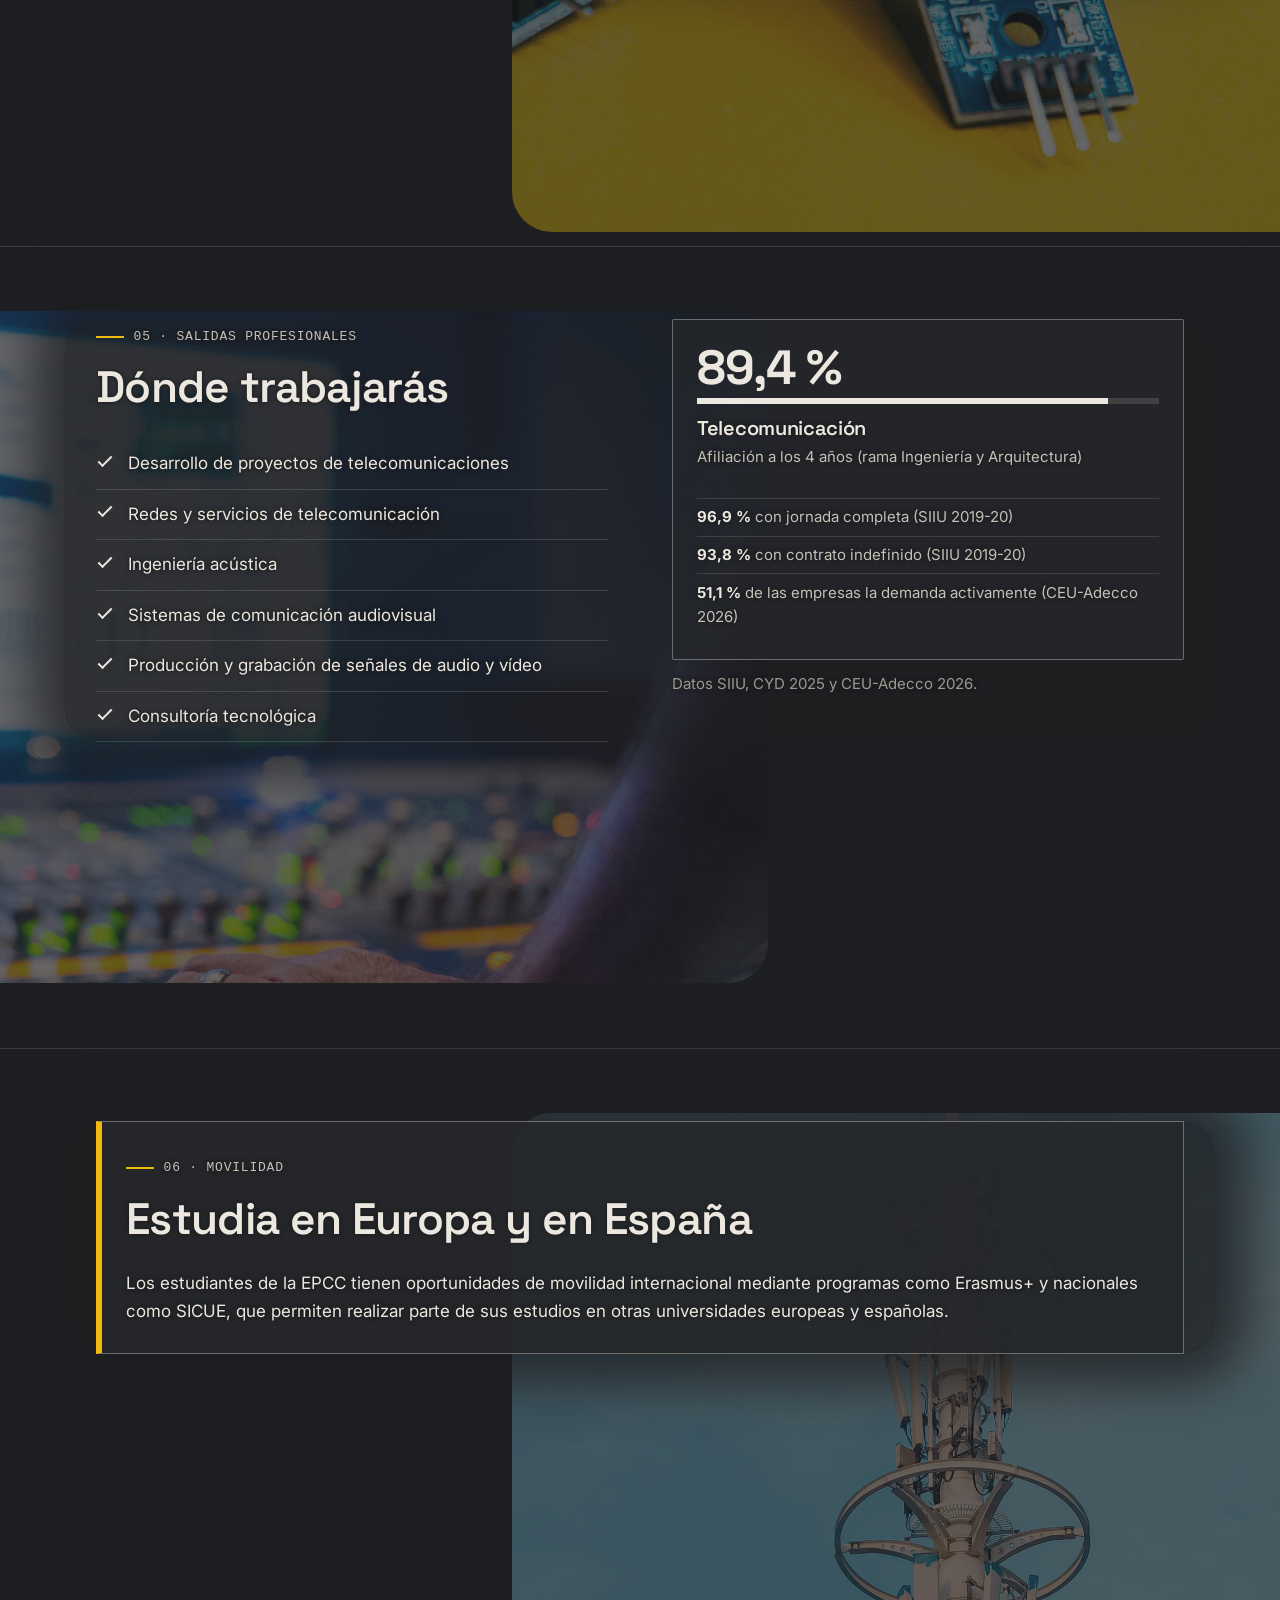
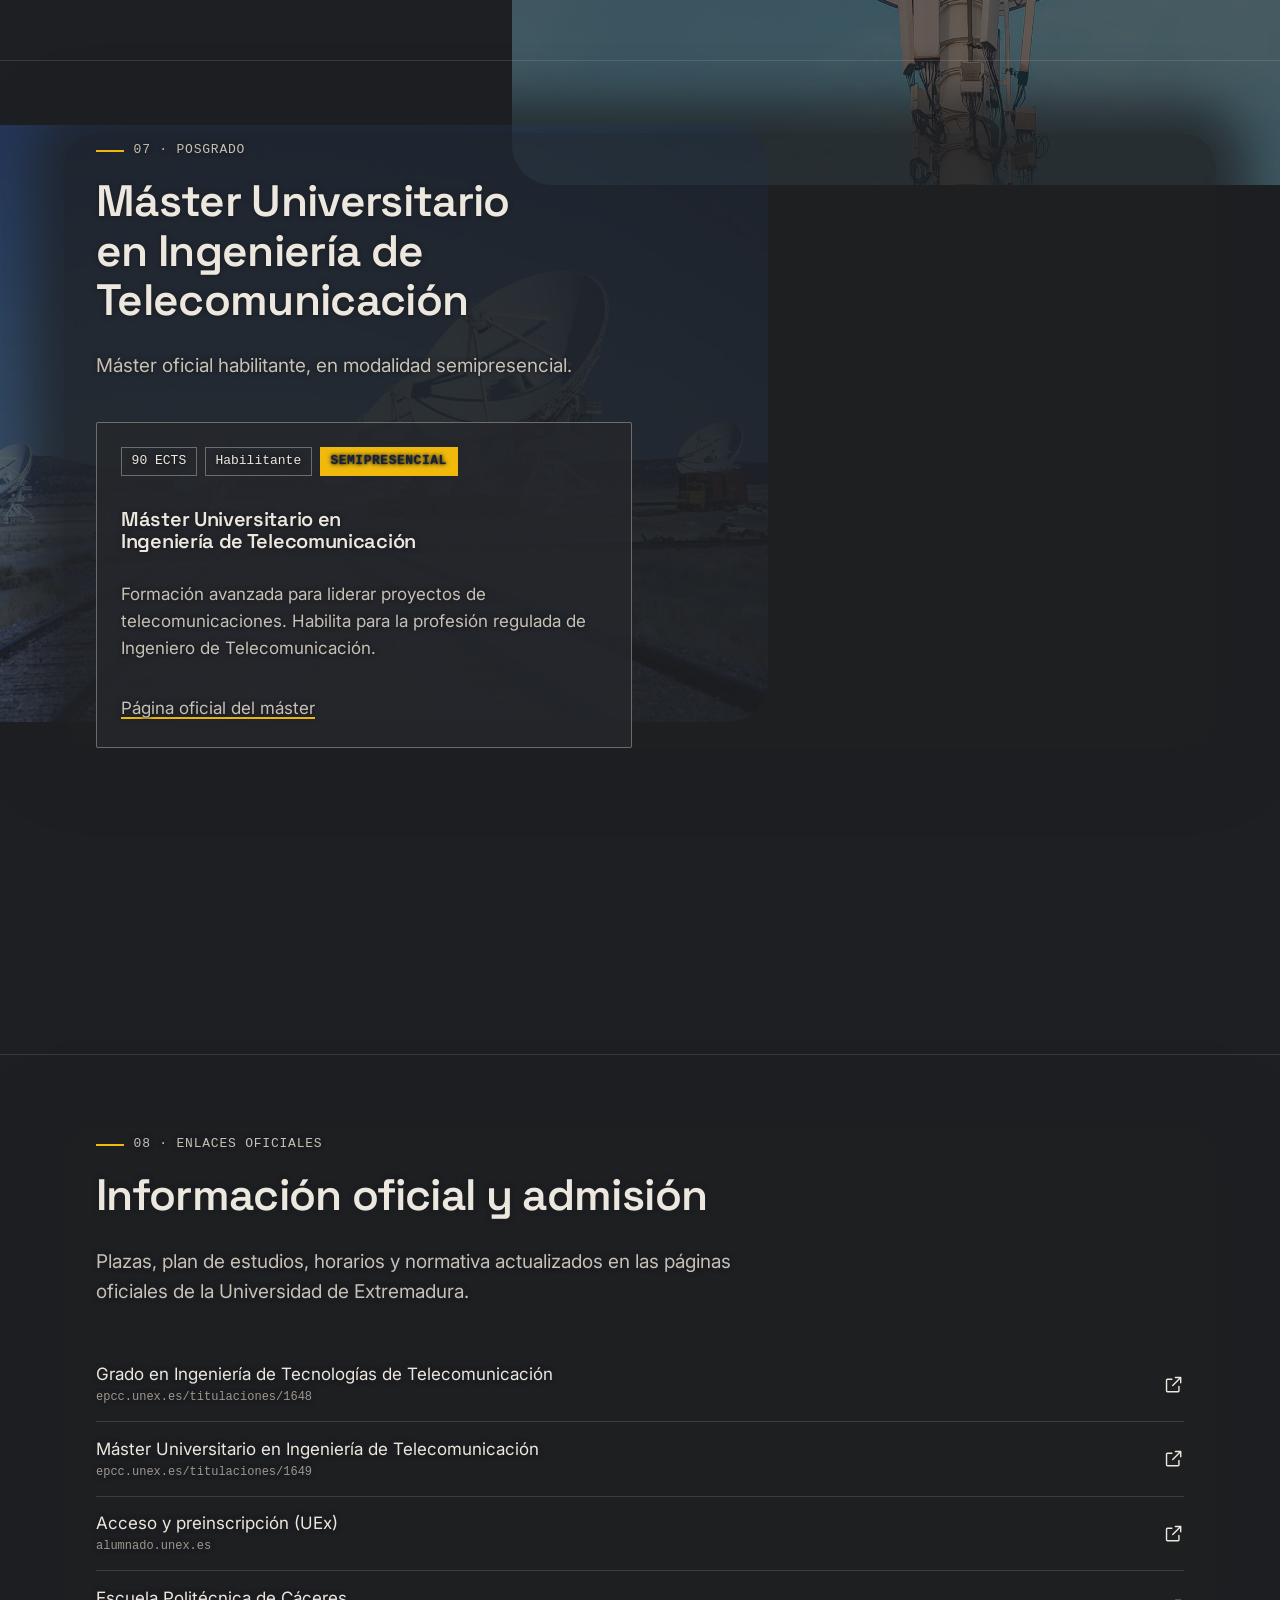
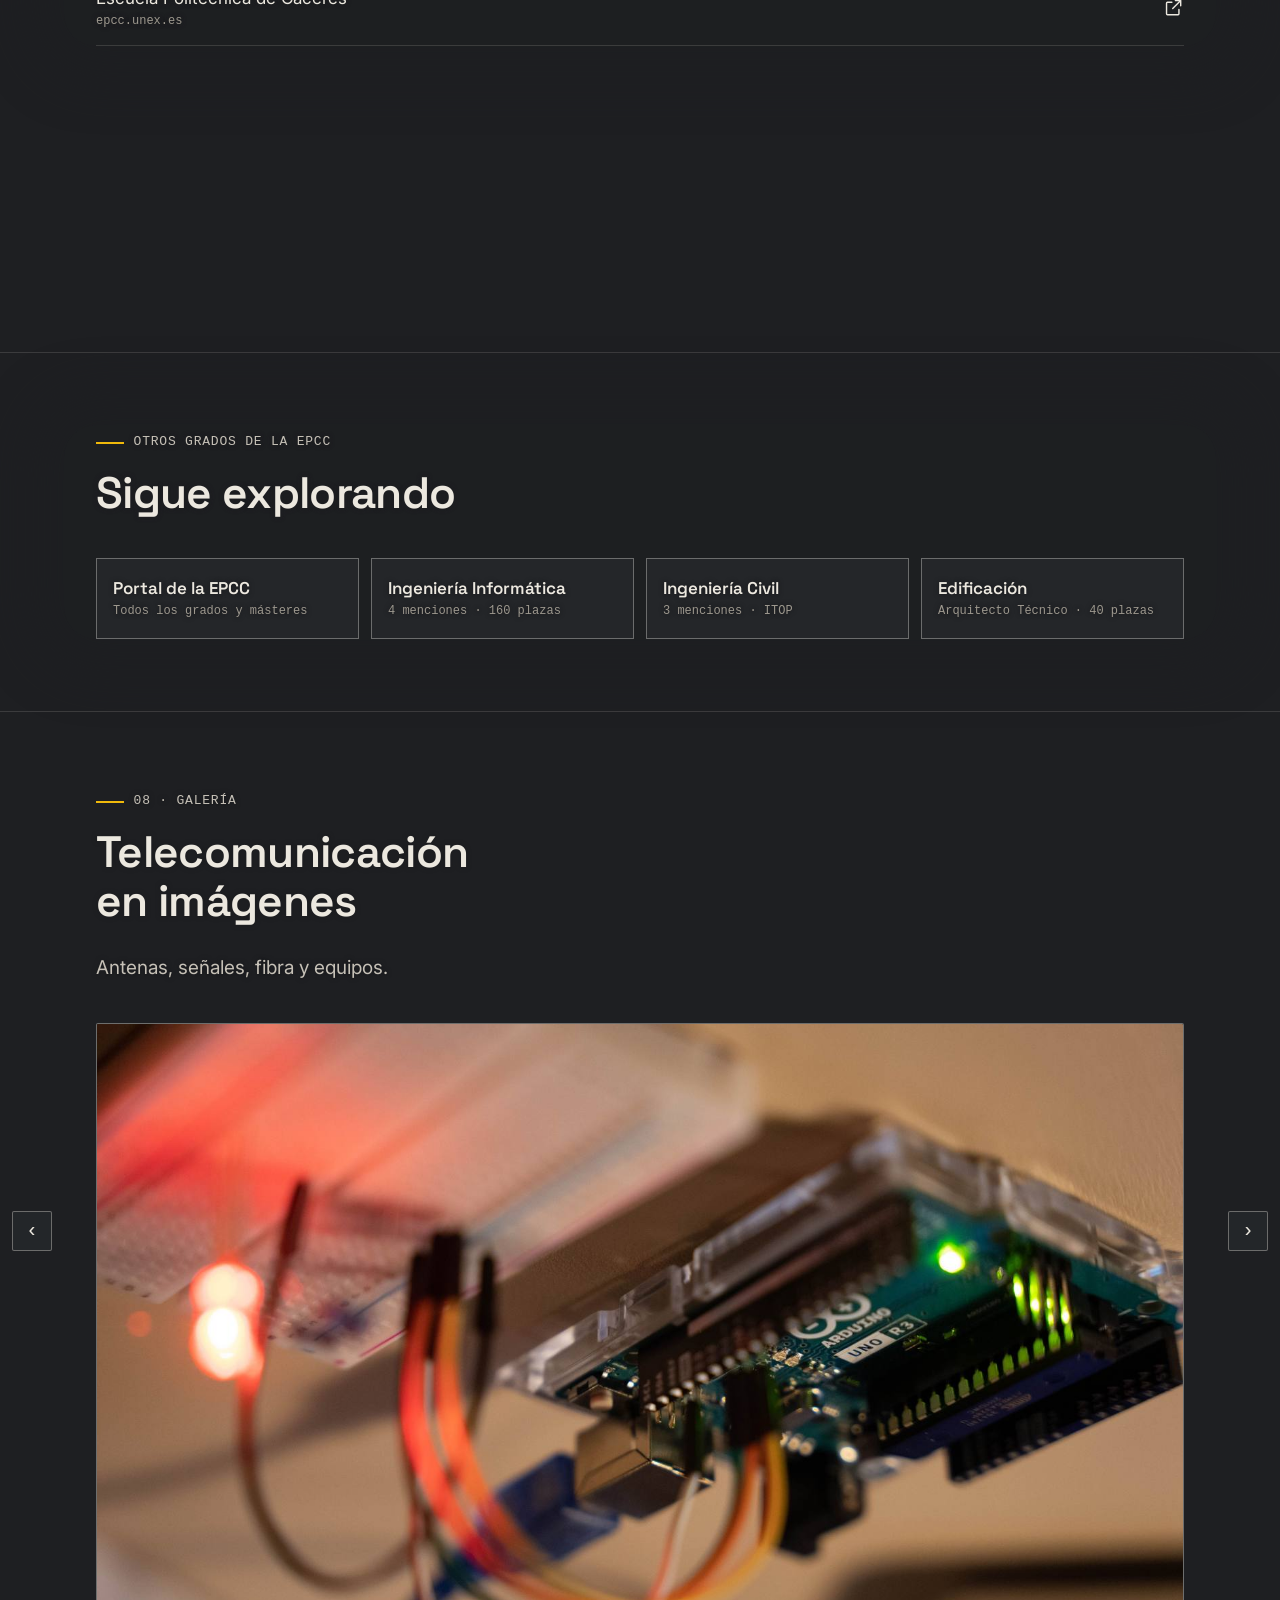
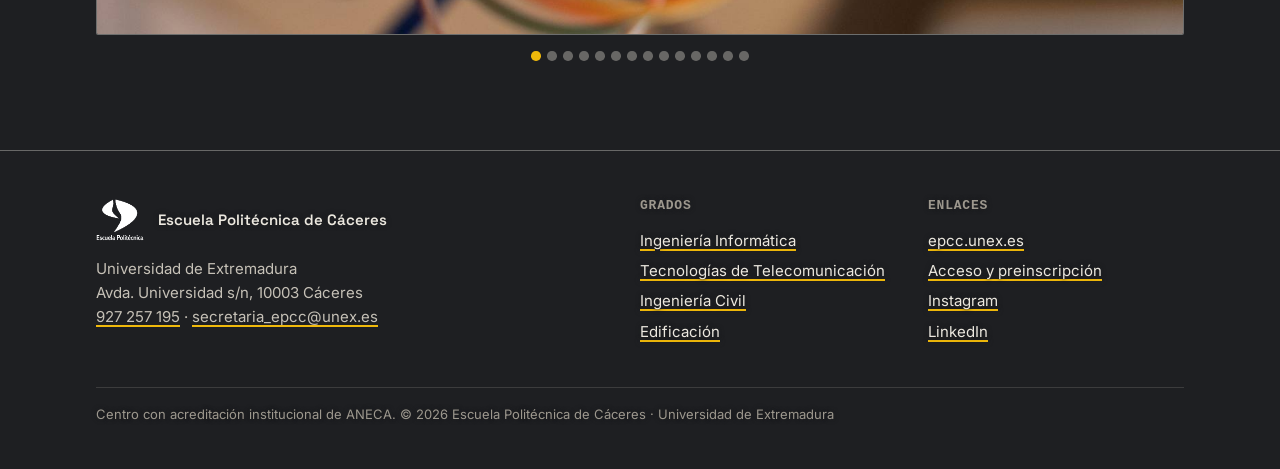
<file: teleco.html>
<!DOCTYPE html>
<html lang="es">
<head>
  <meta charset="UTF-8">
  <meta name="viewport" content="width=device-width, initial-scale=1">
  <title>Grado en Ingeniería de Tecnologías de Telecomunicación · EPCC</title>
  <meta name="description" content="Grado en Ingeniería de Tecnologías de Telecomunicación en la Escuela Politécnica de Cáceres: 240 ECTS, 60 plazas, sello EUR-ACE, menciones Sonido e Imagen y Sistemas de Telecomunicación, y máster habilitante.">
  <meta property="og:type" content="website">
  <meta property="og:title" content="Grado en Ingeniería de Tecnologías de Telecomunicación · EPCC">
  <meta property="og:description" content="Nuevo plan 2026/27 con dos menciones: Sonido e Imagen y Sistemas de Telecomunicación. Sello europeo EUR-ACE.">
  <meta property="og:image" content="assets/img/logo-epcc-color.png">
  <meta property="og:locale" content="es_ES">
  <meta name="theme-color" content="#1e1f22">
  <link rel="icon" type="image/png" href="assets/img/logo-epcc-color.png">
  <link rel="preconnect" href="https://fonts.googleapis.com">
  <link rel="preconnect" href="https://fonts.gstatic.com" crossorigin>
  <link rel="stylesheet" href="https://fonts.googleapis.com/css2?family=Inter:wght@400;500;600&amp;family=Space+Grotesk:wght@500;600;700&amp;display=swap">
  <link rel="stylesheet" href="assets/css/site.css">
  <script src="assets/js/parallax.js" defer></script>
  <script src="assets/js/gallery.js" defer></script>
</head>
<body>
  <svg class="sprite" width="0" height="0" style="position:absolute" aria-hidden="true" focusable="false">
    <defs>
      <linearGradient id="grad-gold" x1="0%" y1="0%" x2="100%" y2="100%">
        <stop offset="0%" style="stop-color:#f0b90b;stop-opacity:0.8" />
        <stop offset="100%" style="stop-color:#f0b90b;stop-opacity:0.2" />
      </linearGradient>
      <linearGradient id="grad-soft" x1="0%" y1="0%" x2="100%" y2="100%">
        <stop offset="0%" style="stop-color:currentColor;stop-opacity:0.6" />
        <stop offset="100%" style="stop-color:currentColor;stop-opacity:0.2" />
      </linearGradient>
      <radialGradient id="grad-radial" cx="50%" cy="50%" r="50%">
        <stop offset="0%" style="stop-color:currentColor;stop-opacity:0.5" />
        <stop offset="100%" style="stop-color:currentColor;stop-opacity:0.1" />
      </radialGradient>
    </defs>
    <!-- Inlined line-art sprite (source: assets/img/lineart.svg) so drawings also render from file:// -->
    <symbol id="bridge" viewBox="0 0 800 600">
    <!-- Constellation: interconnected nodes with fluid curves -->
    <circle cx="150" cy="200" r="8" pathLength="1" vector-effect="non-scaling-stroke"/>
    <circle cx="320" cy="150" r="12" pathLength="1" vector-effect="non-scaling-stroke"/>
    <circle cx="480" cy="220" r="10" pathLength="1" vector-effect="non-scaling-stroke"/>
    <circle cx="650" cy="180" r="14" pathLength="1" vector-effect="non-scaling-stroke"/>
    <circle cx="220" cy="380" r="9" pathLength="1" vector-effect="non-scaling-stroke"/>
    <circle cx="400" cy="420" r="11" pathLength="1" vector-effect="non-scaling-stroke"/>
    <circle cx="580" cy="360" r="13" pathLength="1" vector-effect="non-scaling-stroke"/>
    <path d="M150 200Q235 175 320 150M320 150Q400 185 480 220M480 220Q565 200 650 180" pathLength="1" vector-effect="non-scaling-stroke"/>
    <path d="M220 380Q310 400 400 420M400 420Q490 390 580 360" pathLength="1" vector-effect="non-scaling-stroke"/>
    <path d="M150 200Q185 290 220 380M320 150Q360 285 400 420M480 220Q530 290 580 360M650 180Q615 270 580 360" pathLength="1" vector-effect="non-scaling-stroke"/>
    <path d="M320 150L220 380M480 220L400 420" pathLength="1" vector-effect="non-scaling-stroke" opacity="0.4"/>
  </symbol>
  <symbol id="dam" viewBox="0 0 800 600">
    <!-- Fluid dynamics: organic flowing shapes -->
    <path d="M100 200Q200 150 300 180Q400 210 500 170Q600 130 700 160" pathLength="1" vector-effect="non-scaling-stroke"/>
    <path d="M100 280Q200 230 300 260Q400 290 500 250Q600 210 700 240" pathLength="1" vector-effect="non-scaling-stroke" opacity="0.8"/>
    <path d="M100 360Q200 310 300 340Q400 370 500 330Q600 290 700 320" pathLength="1" vector-effect="non-scaling-stroke" opacity="0.6"/>
    <path d="M100 440Q200 390 300 420Q400 450 500 410Q600 370 700 400" pathLength="1" vector-effect="non-scaling-stroke" opacity="0.5"/>
    <circle cx="200" cy="180" r="6" pathLength="1" vector-effect="non-scaling-stroke"/>
    <circle cx="400" cy="210" r="6" pathLength="1" vector-effect="non-scaling-stroke"/>
    <circle cx="600" cy="160" r="6" pathLength="1" vector-effect="non-scaling-stroke"/>
    <circle cx="300" cy="340" r="5" pathLength="1" vector-effect="non-scaling-stroke" opacity="0.6"/>
    <circle cx="500" cy="330" r="5" pathLength="1" vector-effect="non-scaling-stroke" opacity="0.6"/>
  </symbol>
  <symbol id="circuit" viewBox="0 0 800 600">
    <!-- Data flow: abstract circuit with modern geometric patterns -->
    <path d="M100 100h200v100h150v100h200" pathLength="1" vector-effect="non-scaling-stroke"/>
    <path d="M100 200h150v100h200v100h200" pathLength="1" vector-effect="non-scaling-stroke"/>
    <path d="M100 400h250v100h300" pathLength="1" vector-effect="non-scaling-stroke"/>
    <path d="M300 100v80M450 200v80M650 300v80M350 400v80" pathLength="1" vector-effect="non-scaling-stroke"/>
    <circle cx="300" cy="100" r="6" pathLength="1" vector-effect="non-scaling-stroke"/>
    <circle cx="450" cy="200" r="6" pathLength="1" vector-effect="non-scaling-stroke"/>
    <circle cx="650" cy="300" r="6" pathLength="1" vector-effect="non-scaling-stroke"/>
    <circle cx="350" cy="400" r="6" pathLength="1" vector-effect="non-scaling-stroke"/>
    <rect x="280" y="80" width="40" height="40" rx="4" pathLength="1" vector-effect="non-scaling-stroke" opacity="0.5"/>
    <rect x="430" y="180" width="40" height="40" rx="4" pathLength="1" vector-effect="non-scaling-stroke" opacity="0.5"/>
    <rect x="630" y="280" width="40" height="40" rx="4" pathLength="1" vector-effect="non-scaling-stroke" opacity="0.5"/>
    <rect x="330" y="380" width="40" height="40" rx="4" pathLength="1" vector-effect="non-scaling-stroke" opacity="0.5"/>
  </symbol>
  <symbol id="chip" viewBox="0 0 800 600">
    <!-- Processing grid: modern chip abstraction with geometric patterns -->
    <rect x="250" y="150" width="300" height="300" rx="8" pathLength="1" vector-effect="non-scaling-stroke"/>
    <rect x="300" y="200" width="200" height="200" rx="6" pathLength="1" vector-effect="non-scaling-stroke" opacity="0.7"/>
    <rect x="350" y="250" width="100" height="100" rx="4" pathLength="1" vector-effect="non-scaling-stroke" opacity="0.5"/>
    <path d="M250 225h-50M250 300h-50M250 375h-50" pathLength="1" vector-effect="non-scaling-stroke"/>
    <path d="M550 225h50M550 300h50M550 375h50" pathLength="1" vector-effect="non-scaling-stroke"/>
    <path d="M325 150v-50M400 150v-50M475 150v-50" pathLength="1" vector-effect="non-scaling-stroke"/>
    <path d="M325 450v50M400 450v50M475 450v50" pathLength="1" vector-effect="non-scaling-stroke"/>
    <circle cx="200" cy="225" r="4" pathLength="1" vector-effect="non-scaling-stroke"/>
    <circle cx="200" cy="300" r="4" pathLength="1" vector-effect="non-scaling-stroke"/>
    <circle cx="200" cy="375" r="4" pathLength="1" vector-effect="non-scaling-stroke"/>
    <circle cx="600" cy="225" r="4" pathLength="1" vector-effect="non-scaling-stroke"/>
    <circle cx="600" cy="300" r="4" pathLength="1" vector-effect="non-scaling-stroke"/>
    <circle cx="600" cy="375" r="4" pathLength="1" vector-effect="non-scaling-stroke"/>
  </symbol>
  <symbol id="network" viewBox="0 0 800 600">
    <!-- Connected nodes: network graph visualization -->
    <circle cx="150" cy="150" r="10" pathLength="1" vector-effect="non-scaling-stroke"/>
    <circle cx="300" cy="100" r="12" pathLength="1" vector-effect="non-scaling-stroke"/>
    <circle cx="500" cy="120" r="11" pathLength="1" vector-effect="non-scaling-stroke"/>
    <circle cx="650" cy="150" r="13" pathLength="1" vector-effect="non-scaling-stroke"/>
    <circle cx="200" cy="300" r="14" pathLength="1" vector-effect="non-scaling-stroke"/>
    <circle cx="400" cy="320" r="16" pathLength="1" vector-effect="non-scaling-stroke"/>
    <circle cx="600" cy="280" r="15" pathLength="1" vector-effect="non-scaling-stroke"/>
    <circle cx="150" cy="450" r="11" pathLength="1" vector-effect="non-scaling-stroke"/>
    <circle cx="350" cy="480" r="12" pathLength="1" vector-effect="non-scaling-stroke"/>
    <circle cx="550" cy="440" r="13" pathLength="1" vector-effect="non-scaling-stroke"/>
    <path d="M150 150L300 100M300 100L500 120M500 120L650 150M150 150L200 300M300 100L400 320M500 120L400 320M650 150L600 280" pathLength="1" vector-effect="non-scaling-stroke"/>
    <path d="M200 300L400 320M400 320L600 280M200 300L150 450M400 320L350 480M600 280L550 440M150 450L350 480M350 480L550 440" pathLength="1" vector-effect="non-scaling-stroke"/>
  </symbol>
  <symbol id="antenna" viewBox="0 0 800 600">
    <!-- Signal waves: radial wave patterns emanating from center -->
    <circle cx="400" cy="300" r="40" pathLength="1" vector-effect="non-scaling-stroke"/>
    <circle cx="400" cy="300" r="80" pathLength="1" vector-effect="non-scaling-stroke" opacity="0.8"/>
    <circle cx="400" cy="300" r="120" pathLength="1" vector-effect="non-scaling-stroke" opacity="0.6"/>
    <circle cx="400" cy="300" r="160" pathLength="1" vector-effect="non-scaling-stroke" opacity="0.5"/>
    <circle cx="400" cy="300" r="200" pathLength="1" vector-effect="non-scaling-stroke" opacity="0.4"/>
    <circle cx="400" cy="300" r="240" pathLength="1" vector-effect="non-scaling-stroke" opacity="0.3"/>
    <path d="M400 260v-80M400 340v80M360 300h-80M440 300h80" pathLength="1" vector-effect="non-scaling-stroke"/>
    <circle cx="400" cy="300" r="8" pathLength="1" vector-effect="non-scaling-stroke"/>
  </symbol>
  <symbol id="waveform" viewBox="0 0 800 600">
    <!-- Data streams: abstract waveform patterns -->
    <path d="M50 300Q100 250 150 300Q200 350 250 300Q300 250 350 300Q400 350 450 300Q500 250 550 300Q600 350 650 300Q700 250 750 300" pathLength="1" vector-effect="non-scaling-stroke"/>
    <path d="M50 300Q100 200 150 300Q200 400 250 300Q300 200 350 300Q400 400 450 300Q500 200 550 300Q600 400 650 300Q700 200 750 300" pathLength="1" vector-effect="non-scaling-stroke" opacity="0.6"/>
    <path d="M50 300Q100 150 150 300Q200 450 250 300Q300 150 350 300Q400 450 450 300Q500 150 550 300Q600 450 650 300Q700 150 750 300" pathLength="1" vector-effect="non-scaling-stroke" opacity="0.4"/>
    <circle cx="150" cy="300" r="6" pathLength="1" vector-effect="non-scaling-stroke"/>
    <circle cx="350" cy="300" r="6" pathLength="1" vector-effect="non-scaling-stroke"/>
    <circle cx="550" cy="300" r="6" pathLength="1" vector-effect="non-scaling-stroke"/>
    <circle cx="750" cy="300" r="6" pathLength="1" vector-effect="non-scaling-stroke"/>
  </symbol>
  <symbol id="section" viewBox="0 0 800 600">
    <!-- Value layers: overlapping wave forms suggesting depth -->
    <path d="M50 500Q200 450 350 480Q500 510 650 460Q725 435 800 450" pathLength="1" vector-effect="non-scaling-stroke" opacity="0.3"/>
    <path d="M50 420Q200 370 350 400Q500 430 650 380Q725 355 800 370" pathLength="1" vector-effect="non-scaling-stroke" opacity="0.5"/>
    <path d="M50 340Q200 290 350 320Q500 350 650 300Q725 275 800 290" pathLength="1" vector-effect="non-scaling-stroke" opacity="0.7"/>
    <path d="M50 260Q200 210 350 240Q500 270 650 220Q725 195 800 210" pathLength="1" vector-effect="non-scaling-stroke" opacity="0.9"/>
    <path d="M50 180Q200 130 350 160Q500 190 650 140Q725 115 800 130" pathLength="1" vector-effect="non-scaling-stroke"/>
    <circle cx="200" cy="130" r="4" pathLength="1" vector-effect="non-scaling-stroke"/>
    <circle cx="350" cy="160" r="4" pathLength="1" vector-effect="non-scaling-stroke"/>
    <circle cx="500" cy="190" r="4" pathLength="1" vector-effect="non-scaling-stroke"/>
    <circle cx="650" cy="140" r="4" pathLength="1" vector-effect="non-scaling-stroke"/>
  </symbol>
  <symbol id="frame" viewBox="0 0 800 600">
    <!-- Structural mesh: geometric framework with perspective -->
    <path d="M150 100h500v400h-500Z" pathLength="1" vector-effect="non-scaling-stroke"/>
    <path d="M200 150h400v300h-400Z" pathLength="1" vector-effect="non-scaling-stroke" opacity="0.7"/>
    <path d="M250 200h300v200h-300Z" pathLength="1" vector-effect="non-scaling-stroke" opacity="0.5"/>
    <path d="M150 100L250 200M650 100L550 200M150 500L250 400M650 500L550 400" pathLength="1" vector-effect="non-scaling-stroke"/>
    <path d="M250 200v200M550 200v200M250 200h300M250 400h300" pathLength="1" vector-effect="non-scaling-stroke" opacity="0.6"/>
    <circle cx="250" cy="200" r="5" pathLength="1" vector-effect="non-scaling-stroke"/>
    <circle cx="550" cy="200" r="5" pathLength="1" vector-effect="non-scaling-stroke"/>
    <circle cx="250" cy="400" r="5" pathLength="1" vector-effect="non-scaling-stroke"/>
    <circle cx="550" cy="400" r="5" pathLength="1" vector-effect="non-scaling-stroke"/>
  </symbol>
  <symbol id="plan" viewBox="0 0 800 600">
    <!-- Blueprint grid: modern architectural abstraction -->
    <rect x="150" y="100" width="500" height="400" pathLength="1" vector-effect="non-scaling-stroke"/>
    <path d="M150 200h500M150 300h500M150 400h500" pathLength="1" vector-effect="non-scaling-stroke" opacity="0.5"/>
    <path d="M250 100v400M400 100v400M550 100v400" pathLength="1" vector-effect="non-scaling-stroke" opacity="0.5"/>
    <rect x="200" y="150" width="100" height="100" pathLength="1" vector-effect="non-scaling-stroke" opacity="0.7"/>
    <rect x="350" y="250" width="100" height="100" pathLength="1" vector-effect="non-scaling-stroke" opacity="0.7"/>
    <rect x="500" y="350" width="100" height="100" pathLength="1" vector-effect="non-scaling-stroke" opacity="0.7"/>
    <circle cx="250" cy="200" r="5" pathLength="1" vector-effect="non-scaling-stroke"/>
    <circle cx="400" cy="300" r="5" pathLength="1" vector-effect="non-scaling-stroke"/>
    <circle cx="550" cy="400" r="5" pathLength="1" vector-effect="non-scaling-stroke"/>
  </symbol>
  <symbol id="road" viewBox="0 0 800 600">
    <!-- Path convergence: perspective lines with nodes -->
    <path d="M100 550L350 300L400 300L450 300L700 550" pathLength="1" vector-effect="non-scaling-stroke"/>
    <path d="M150 550L360 320L440 320L650 550" pathLength="1" vector-effect="non-scaling-stroke" opacity="0.7"/>
    <path d="M200 550L370 340L430 340L600 550" pathLength="1" vector-effect="non-scaling-stroke" opacity="0.5"/>
    <path d="M400 300v-100M400 200v-50" pathLength="1" vector-effect="non-scaling-stroke"/>
    <circle cx="400" cy="300" r="8" pathLength="1" vector-effect="non-scaling-stroke"/>
    <circle cx="400" cy="200" r="6" pathLength="1" vector-effect="non-scaling-stroke"/>
    <circle cx="400" cy="150" r="5" pathLength="1" vector-effect="non-scaling-stroke"/>
    <circle cx="200" cy="500" r="5" pathLength="1" vector-effect="non-scaling-stroke" opacity="0.6"/>
    <circle cx="600" cy="500" r="5" pathLength="1" vector-effect="non-scaling-stroke" opacity="0.6"/>
  </symbol>
  </svg>
  <a class="skip-link" href="#contenido">Saltar al contenido</a>

  <div class="layers" aria-hidden="true">
    <div class="layer layer-grid"></div>
    <div class="layer layer-art">
      <svg class="scene" style="--i: 0" viewBox="0 0 800 600"><use href="#antenna"/></svg>
      <svg class="scene" style="--i: 1" viewBox="0 0 800 600"><use href="#waveform"/></svg>
      <svg class="scene" style="--i: 2" viewBox="0 0 800 600"><use href="#network"/></svg>
      <svg class="scene" style="--i: 3" viewBox="0 0 800 600"><use href="#chip"/></svg>
      <svg class="scene" style="--i: 4" viewBox="0 0 800 600"><use href="#dam"/></svg>
      <svg class="scene" style="--i: 5" viewBox="0 0 800 600"><use href="#plan"/></svg>
      <svg class="scene" style="--i: 6" viewBox="0 0 800 600"><use href="#circuit"/></svg>
      <svg class="scene" style="--i: 7" viewBox="0 0 800 600"><use href="#bridge"/></svg>
      <svg class="scene" style="--i: 8" viewBox="0 0 800 600"><use href="#section"/></svg>
    </div>
  </div>

  <div class="page">
    <header class="site-header">
      <div class="wrap">
        <a class="brand" href="index.html">
          <img class="logo-light" src="assets/img/logo-epcc-color.png" width="40" height="35" alt="Logotipo de la Escuela Politécnica de Cáceres">
          <img class="logo-dark" src="assets/img/logo-epcc-white.png" width="40" height="35" alt="Logotipo de la Escuela Politécnica de Cáceres">
          <span>EPCC<small>Universidad de Extremadura</small></span>
        </a>
        <nav class="nav" aria-label="Principal">
          <ul>
            <li><a href="index.html">Inicio</a></li>
            <li><a href="informatica.html">Informática</a></li>
            <li><a href="teleco.html" aria-current="page">Telecomunicación</a></li>
            <li><a href="civil.html">Ingeniería Civil</a></li>
            <li><a href="edificacion.html">Edificación</a></li>
            <li><a href="index.html#masteres">Másteres</a></li>
            <li><a href="#contacto">Contacto</a></li>
          </ul>
        </nav>
        <nav class="subnav" aria-label="Secciones de este grado">
          <ul>
            <li><a href="#por-que">Por qué</a></li>
            <li><a href="#menciones">Menciones</a></li>
            <li><a href="#materias">Materias</a></li>
            <li><a href="#salidas">Salidas</a></li>
            <li><a href="#movilidad">Movilidad</a></li>
            <li><a href="#master">Máster</a></li>
            <li><a href="#enlaces">Admisión</a></li>
          </ul>
        </nav>
      </div>
    </header>

    <main id="contenido">
      <section class="hero" aria-labelledby="hero-title">
        <div class="photo-bg photo-left">
          <img src="assets/img/photos/teleco-01.jpg" alt="" loading="eager" fetchpriority="high">
        </div>
        <div class="wrap">
          <p class="eyebrow">Grado · Nuevo plan 2026/27</p>
          <h1 id="hero-title">Grado en Ingeniería de Tecnologías de Telecomunicación</h1>
          <p class="lead">Lidera proyectos en las áreas de sonido, imagen y telecomunicaciones y afronta con éxito los desafíos tecnológicos actuales y futuros. Formación avalada por el sello europeo de calidad EUR-ACE.</p>
          <div class="actions">
            <a class="btn btn-primary" href="https://epcc.unex.es/titulaciones/1648">Plan de estudios oficial <svg class="icon" viewBox="0 0 24 24" aria-hidden="true"><path d="M14 4h6v6M20 4l-9 9M18 14v5a1 1 0 0 1-1 1H5a1 1 0 0 1-1-1V7a1 1 0 0 1 1-1h5"/></svg></a>
            <a class="btn" href="#master">Máster <svg class="icon" viewBox="0 0 24 24" aria-hidden="true"><path d="M5 12h14M13 6l6 6-6 6"/></svg></a>
          </div>
          <dl class="facts">
            <div><dt>Duración</dt><dd>4 años</dd></div>
            <div><dt>Créditos</dt><dd>240 ECTS</dd></div>
            <div><dt>Plazas</dt><dd>60</dd></div>
            <div><dt>Sello europeo</dt><dd>EUR-ACE</dd></div>
          </dl>
        </div>
      </section>

      <section class="section" id="por-que" aria-labelledby="por-que-title">
        <div class="photo-bg photo-right">
          <img src="assets/img/photos/teleco-02.jpg" alt="" loading="lazy">
        </div>
        <div class="wrap">
          <div class="section-head">
            <p class="eyebrow">01 · Por qué este grado</p>
            <h2 id="por-que-title">Conecta personas, sonido e imagen</h2>
            <p class="lead">Las telecomunicaciones están en la base de las redes, los medios audiovisuales y los servicios digitales. Este grado te da una formación técnica sólida con dos itinerarios de especialización.</p>
          </div>
          <ul class="features">
            <li>
              <svg class="icon" viewBox="0 0 24 24" aria-hidden="true"><path d="M12 3l7 3v5c0 4.5-3 8-7 10-4-2-7-5.5-7-10V6l7-3zM8.5 12l2.5 2.5 4.5-5"/></svg>
              <h3>Sello EUR-ACE</h3>
              <p>Sello europeo de calidad para títulos de ingeniería.</p>
            </li>
            <li>
              <svg class="icon" viewBox="0 0 24 24" aria-hidden="true"><path d="M3 8h18v11H3zM8 8V5h8v3M3 13h18"/></svg>
              <h3>Alta empleabilidad</h3>
              <p>Entre las cinco carreras con más empleo según el INE.</p>
            </li>
            <li>
              <svg class="icon" viewBox="0 0 24 24" aria-hidden="true"><path d="M12 3l9 5-9 5-9-5 9-5zM3 13l9 5 9-5"/></svg>
              <h3>Máster habilitante</h3>
              <p>Continúa con el máster que habilita para la profesión de Ingeniero de Telecomunicación.</p>
            </li>
          </ul>
        </div>
      </section>

      <section class="section" id="menciones" aria-labelledby="menciones-title">
        <div class="photo-bg photo-left">
          <img src="assets/img/photos/teleco-03.jpg" alt="" loading="lazy">
        </div>
        <div class="wrap">
          <div class="section-head">
            <p class="eyebrow">02 · Menciones</p>
            <h2 id="menciones-title">Dos menciones</h2>
            <p class="lead">Tras una formación común, eliges una de las dos menciones que se imparten en Cáceres.</p>
          </div>
          <div class="grid grid-2">
            <article class="card">
              <span class="card-index">01</span>
              <h3>Sonido e Imagen</h3>
              <p>Audio, vídeo, acústica y procesamiento de señales para sistemas audiovisuales de alta calidad.</p>
            </article>
            <article class="card">
              <span class="card-index">02</span>
              <h3>Sistemas de Telecomunicación</h3>
              <p>Sistemas de transmisión, comunicaciones inalámbricas y por fibra óptica, y redes de telecomunicación.</p>
            </article>
          </div>

        </div>
      </section>

      <section class="section" id="materias" aria-labelledby="materias-title">
        <div class="photo-bg photo-right">
          <img src="assets/img/photos/teleco-04.jpg" alt="" loading="lazy">
        </div>
        <div class="wrap split">
          <div>
            <p class="eyebrow">03 · Materias</p>
            <h2 id="materias-title">Áreas de formación</h2>
            <ul class="tags">
                <li>Tratamiento digital de señales</li>
                <li>Dispositivos electrónicos</li>
                <li>Redes y servicios de telecomunicación</li>
                <li>Comunicaciones inalámbricas y por fibra óptica</li>
                <li>Acústica</li>
                <li>Equipos de audio y vídeo</li>
                <li>Gestión de proyectos</li>
            </ul>
            <p class="muted" style="margin-top: 1rem">Áreas generales de la titulación. Consulta el plan de estudios oficial para el detalle de asignaturas por curso y mención.</p>
          </div>
          <div>
            <p class="eyebrow">04 · Competencias</p>
            <h2>Qué sabrás hacer</h2>
            <ul class="check-list">
            <li>Diseñar y desarrollar sistemas de telecomunicación que integren sonido e imagen de alta calidad</li>
            <li>Dominar tecnologías avanzadas en acústica, procesamiento de señales y sistemas audiovisuales</li>
            <li>Gestionar proyectos en entornos tecnológicos multidisciplinares con soluciones innovadoras</li>
            </ul>
          </div>
        </div>
      </section>

      <section class="section" id="salidas" aria-labelledby="salidas-title">
        <div class="photo-bg photo-left">
          <img src="assets/img/photos/teleco-05.jpg" alt="" loading="lazy">
        </div>
        <div class="wrap split">
          <div>
            <p class="eyebrow">05 · Salidas profesionales</p>
            <h2 id="salidas-title">Dónde trabajarás</h2>
            <ul class="check-list">
            <li>Desarrollo de proyectos de telecomunicaciones</li>
            <li>Redes y servicios de telecomunicación</li>
            <li>Ingeniería acústica</li>
            <li>Sistemas de comunicación audiovisual</li>
            <li>Producción y grabación de señales de audio y vídeo</li>
            <li>Consultoría tecnológica</li>
            </ul>
          </div>
          <div>
            <article class="card stat">
              <span class="stat-value">89,4&nbsp;%</span>
              <span class="stat-bar" aria-hidden="true"><span style="width: 89%"></span></span>
              <h3>Telecomunicación</h3>
              <p class="muted">Afiliación a los 4 años (rama Ingeniería y Arquitectura)</p>
              <ul>
                <li><strong>96,9&nbsp;%</strong> con jornada completa (SIIU 2019-20)</li>
                <li><strong>93,8&nbsp;%</strong> con contrato indefinido (SIIU 2019-20)</li>
                <li><strong>51,1&nbsp;%</strong> de las empresas la demanda activamente (CEU-Adecco 2026)</li>
              </ul>
            </article>
            <p class="muted" style="margin-top: 0.75rem">Datos SIIU, CYD 2025 y CEU-Adecco 2026.</p>
          </div>
        </div>
      </section>

      <section class="section" id="movilidad" aria-labelledby="movilidad-title">
        <div class="photo-bg photo-right">
          <img src="assets/img/photos/teleco-06.jpg" alt="" loading="lazy">
        </div>
        <div class="wrap">
          <div class="callout">
            <p class="eyebrow">06 · Movilidad</p>
            <h2 id="movilidad-title">Estudia en Europa y en España</h2>
            <p>Los estudiantes de la EPCC tienen oportunidades de movilidad internacional mediante programas como Erasmus+ y nacionales como SICUE, que permiten realizar parte de sus estudios en otras universidades europeas y españolas.</p>
          </div>
        </div>
      </section>

      <section class="section" id="master" aria-labelledby="master-title">
        <div class="photo-bg photo-left">
          <img src="assets/img/photos/teleco-07.jpg" alt="" loading="lazy">
        </div>
        <div class="wrap">
          <div class="section-head">
            <p class="eyebrow">07 · Posgrado</p>
            <h2 id="master-title">Máster Universitario en Ingeniería de Telecomunicación</h2>
            <p class="lead">Máster oficial habilitante, en modalidad semipresencial.</p>
          </div>
          <div class="grid grid-2">
            <article class="card master">
              <ul class="badges"><li>90 ECTS</li><li>Habilitante</li><li class="mode">Semipresencial</li></ul>
              <h3>Máster Universitario en Ingeniería de Telecomunicación</h3>
              <p>Formación avanzada para liderar proyectos de telecomunicaciones. Habilita para la profesión regulada de Ingeniero de Telecomunicación.</p>
              <p><a href="https://epcc.unex.es/titulaciones/1649">Página oficial del máster</a></p>
            </article>
          </div>
        </div>
      </section>

      <section class="section" id="enlaces" aria-labelledby="enlaces-title">
        <div class="wrap">
          <div class="section-head">
            <p class="eyebrow">08 · Enlaces oficiales</p>
            <h2 id="enlaces-title">Información oficial y admisión</h2>
            <p class="lead">Plazas, plan de estudios, horarios y normativa actualizados en las páginas oficiales de la Universidad de Extremadura.</p>
          </div>
          <ul class="link-list">
            <li><a href="https://epcc.unex.es/titulaciones/1648"><span>Grado en Ingeniería de Tecnologías de Telecomunicación<small>epcc.unex.es/titulaciones/1648</small></span><svg class="icon" viewBox="0 0 24 24" aria-hidden="true"><path d="M14 4h6v6M20 4l-9 9M18 14v5a1 1 0 0 1-1 1H5a1 1 0 0 1-1-1V7a1 1 0 0 1 1-1h5"/></svg></a></li>
            <li><a href="https://epcc.unex.es/titulaciones/1649"><span>Máster Universitario en Ingeniería de Telecomunicación<small>epcc.unex.es/titulaciones/1649</small></span><svg class="icon" viewBox="0 0 24 24" aria-hidden="true"><path d="M14 4h6v6M20 4l-9 9M18 14v5a1 1 0 0 1-1 1H5a1 1 0 0 1-1-1V7a1 1 0 0 1 1-1h5"/></svg></a></li>
            <li><a href="https://alumnado.unex.es"><span>Acceso y preinscripción (UEx)<small>alumnado.unex.es</small></span><svg class="icon" viewBox="0 0 24 24" aria-hidden="true"><path d="M14 4h6v6M20 4l-9 9M18 14v5a1 1 0 0 1-1 1H5a1 1 0 0 1-1-1V7a1 1 0 0 1 1-1h5"/></svg></a></li>
            <li><a href="https://epcc.unex.es"><span>Escuela Politécnica de Cáceres<small>epcc.unex.es</small></span><svg class="icon" viewBox="0 0 24 24" aria-hidden="true"><path d="M14 4h6v6M20 4l-9 9M18 14v5a1 1 0 0 1-1 1H5a1 1 0 0 1-1-1V7a1 1 0 0 1 1-1h5"/></svg></a></li>
          </ul>
        </div>
      </section>

      <section class="section" aria-labelledby="otros-title">
        <div class="wrap">
          <div class="section-head">
            <p class="eyebrow">Otros grados de la EPCC</p>
            <h2 id="otros-title">Sigue explorando</h2>
          </div>
          <ul class="siblings">
            <li><a href="index.html">Portal de la EPCC<small>Todos los grados y másteres</small></a></li>
            <li><a href="informatica.html">Ingeniería Informática<small>4 menciones · 160 plazas</small></a></li>
            <li><a href="civil.html">Ingeniería Civil<small>3 menciones · ITOP</small></a></li>
            <li><a href="edificacion.html">Edificación<small>Arquitecto Técnico · 40 plazas</small></a></li>
          </ul>
        </div>
      </section>
      <section class="gallery" aria-label="Galería de fotos">
        <div class="wrap">
          <div class="section-head">
            <p class="eyebrow">08 · Galería</p>
            <h2>Telecomunicación en imágenes</h2>
            <p class="lead">Antenas, señales, fibra y equipos.</p>
          </div>
          <div class="gallery-track" role="region" aria-label="Carrusel de imágenes" aria-roledescription="carousel">
            <img src="assets/img/photos/variants/teleco-01-rot180.jpg" alt="" loading="lazy">
            <img src="assets/img/photos/variants/teleco-01-mirror.jpg" alt="" loading="lazy">
            <img src="assets/img/photos/variants/teleco-02-dark.jpg" alt="" loading="lazy">
            <img src="assets/img/photos/variants/teleco-02-light.jpg" alt="" loading="lazy">
            <img src="assets/img/photos/variants/teleco-03-dark.jpg" alt="" loading="lazy">
            <img src="assets/img/photos/variants/teleco-03-light.jpg" alt="" loading="lazy">
            <img src="assets/img/photos/variants/teleco-04-dark.jpg" alt="" loading="lazy">
            <img src="assets/img/photos/variants/teleco-04-light.jpg" alt="" loading="lazy">
            <img src="assets/img/photos/variants/teleco-05-dark.jpg" alt="" loading="lazy">
            <img src="assets/img/photos/variants/teleco-05-light.jpg" alt="" loading="lazy">
            <img src="assets/img/photos/variants/teleco-06-dark.jpg" alt="" loading="lazy">
            <img src="assets/img/photos/variants/teleco-06-light.jpg" alt="" loading="lazy">
            <img src="assets/img/photos/variants/teleco-07-dark.jpg" alt="" loading="lazy">
            <img src="assets/img/photos/variants/teleco-07-light.jpg" alt="" loading="lazy">
          </div>
          <button class="gallery-btn gallery-btn-prev" type="button" aria-label="Foto anterior">‹</button>
          <button class="gallery-btn gallery-btn-next" type="button" aria-label="Foto siguiente">›</button>
          <ol class="gallery-dots" role="tablist" aria-label="Ir a foto"></ol>
        </div>
      </section>
    </main>

    <footer class="site-footer" id="contacto">
      <div class="wrap">
        <div class="footer-grid">
          <div>
            <p class="footer-brand">
              <img class="logo-light" src="assets/img/logo-epcc-color.png" width="48" height="42" alt="">
              <img class="logo-dark" src="assets/img/logo-epcc-white.png" width="48" height="42" alt="">
              Escuela Politécnica de Cáceres
            </p>
            <address>
              Universidad de Extremadura<br>
              Avda. Universidad s/n, 10003 Cáceres<br>
              <a href="tel:+34927257195">927 257 195</a> · <a href="mailto:secretaria_epcc@unex.es">secretaria_epcc@unex.es</a>
            </address>
          </div>
          <nav aria-label="Grados">
            <h2>Grados</h2>
            <ul>
              <li><a href="informatica.html">Ingeniería Informática</a></li>
              <li><a href="teleco.html">Tecnologías de Telecomunicación</a></li>
              <li><a href="civil.html">Ingeniería Civil</a></li>
              <li><a href="edificacion.html">Edificación</a></li>
            </ul>
          </nav>
          <nav aria-label="Enlaces oficiales y redes">
            <h2>Enlaces</h2>
            <ul>
              <li><a href="https://epcc.unex.es">epcc.unex.es</a></li>
              <li><a href="https://alumnado.unex.es">Acceso y preinscripción</a></li>
              <li><a href="https://www.instagram.com/epcc_unex/">Instagram</a></li>
              <li><a href="https://www.linkedin.com/school/epcc-unex/">LinkedIn</a></li>
            </ul>
          </nav>
        </div>
        <p class="footer-bottom">Centro con acreditación institucional de ANECA. © 2026 Escuela Politécnica de Cáceres · Universidad de Extremadura</p>
      </div>
    </footer>
  </div>
</body>
</html>
</file>
<file: assets/css/site.css>
/* ==========================================================================
   EPCC site — shared design system
   Layers: background grid (slowest) / line-art drawings / content.
   ========================================================================== */

:root {
  /* Default theme: charcoal drafting paper with light technical lines */
  --paper: #1e1f22;
  --surface: #26282c;
  --ink: #ece8df;
  --ink-2: #c6c1b7;
  --ink-3: #9d988e;
  --rule: rgba(236, 232, 223, 0.14);
  --rule-strong: rgba(236, 232, 223, 0.36);
  --grid-minor: rgba(236, 232, 223, 0.055);
  --grid-major: rgba(236, 232, 223, 0.11);
  --art: rgba(236, 232, 223, 0.4);
  --veil: rgba(30, 31, 34, 0.74);
  --panel: rgba(38, 40, 44, 0.84);
  --accent: #f0b90b;
  --accent-soft: rgba(240, 185, 11, 0.16);
  --focus: #8ab4ff;

  --font-display: "Space Grotesk", "Helvetica Neue", Arial, sans-serif;
  --font-body: "Inter", "Helvetica Neue", Arial, sans-serif;
  --font-mono: ui-monospace, "SFMono-Regular", Menlo, Consolas, monospace;

  --gutter: 16px;
  --max: 72rem;
  --measure: 40rem;
  --radius: 2px;

  color-scheme: dark;
}

/* Alternative theme: light drafting paper (opt-in via ?tema=claro) */
:root[data-theme="light"] {
  --paper: #f4f1ea;
  --surface: #fbfaf6;
  --ink: #14213d;
  --ink-2: #3c4860;
  --ink-3: #5b6578;
  --rule: rgba(20, 33, 61, 0.16);
  --rule-strong: rgba(20, 33, 61, 0.38);
  --grid-minor: rgba(20, 33, 61, 0.045);
  --grid-major: rgba(20, 33, 61, 0.09);
  --art: rgba(20, 33, 61, 0.32);
  --veil: rgba(244, 241, 234, 0.78);
  --panel: rgba(251, 250, 246, 0.86);
  --accent: #e3ae00;
  --accent-soft: rgba(227, 174, 0, 0.18);
  --focus: #1d4ed8;
  color-scheme: light;
}

/* ---------- Base ---------- */

*,
*::before,
*::after { box-sizing: border-box; }

html {
  background: var(--paper);
  -webkit-text-size-adjust: 100%;
  scroll-padding-top: 5rem;
}

body {
  margin: 0;
  background: transparent;
  color: var(--ink);
  font-family: var(--font-body);
  font-size: 1.0625rem;
  line-height: 1.6;
  overflow-x: hidden;
}

img,
svg { display: block; max-width: 100%; }

h1, h2, h3, h4 {
  font-family: var(--font-display);
  font-weight: 600;
  line-height: 1.12;
  letter-spacing: -0.015em;
  margin: 0 0 0.6em;
  text-wrap: balance;
}

h1 { font-size: clamp(2.25rem, 7vw, 4.5rem); font-weight: 700; letter-spacing: -0.03em; }
h2 { font-size: clamp(1.75rem, 4.2vw, 2.75rem); }
h3 { font-size: 1.25rem; }
h4 { font-size: 1.0625rem; }

p { margin: 0 0 1em; }

a {
  color: inherit;
  text-decoration-line: underline;
  text-decoration-color: var(--accent);
  text-decoration-thickness: 2px;
  text-underline-offset: 3px;
}

a:hover { text-decoration-color: currentColor; }

:focus-visible {
  outline: 3px solid var(--focus);
  outline-offset: 3px;
  border-radius: var(--radius);
}

ul, ol { margin: 0 0 1em; padding-left: 1.2em; }

.skip-link {
  position: absolute;
  left: var(--gutter);
  top: -4rem;
  z-index: 10;
  padding: 0.6rem 1rem;
  background: var(--ink);
  color: var(--paper);
}

.skip-link:focus { top: 0.75rem; }

.visually-hidden {
  position: absolute !important;
  width: 1px; height: 1px;
  overflow: hidden;
  clip: rect(0 0 0 0);
  white-space: nowrap;
}

/* ---------- Parallax layers ----------
   Three planes, driven by assets/js/parallax.js (same path in every browser):
   1. grid  — fixed, shifted by --gy (0.2x scroll, wrapped every 120px cell)
   2. art   — spans the page, shifted down by --ay (net 0.5x scroll); one
              drawing per section transition, draw state from --p / --o
   3. page  — content at 1x
   Without JS the grid is static and drawings sit fully drawn along the page. */

body { position: relative; }

.layers {
  position: absolute;
  inset: 0;
  z-index: 0;
  overflow: hidden;
  pointer-events: none;
}

.layer-grid {
  position: fixed;
  left: 0;
  right: 0;
  top: 0;
  height: calc(100vh + 120px);
  background-image:
    linear-gradient(var(--grid-major) 1px, transparent 1px),
    linear-gradient(90deg, var(--grid-major) 1px, transparent 1px),
    linear-gradient(var(--grid-minor) 1px, transparent 1px),
    linear-gradient(90deg, var(--grid-minor) 1px, transparent 1px);
  background-size: 120px 120px, 120px 120px, 24px 24px, 24px 24px;
  background-position: -1px -1px;
  transform: translate3d(0, calc(var(--gy, 0) * -1px), 0);
  will-change: transform;
}

.layer-art {
  position: absolute;
  inset: 0;
  transform: translate3d(0, calc(var(--ay, 0) * 1px), 0);
  will-change: transform;
  z-index: 2;
}

.layer-photos {
  position: absolute;
  inset: 0;
  z-index: 1;
  pointer-events: none;
}

/* Section-local background photo. Lives inside a <section> and is
   positioned to bleed off one edge (left or right) of the viewport.
   The section already has `position: relative` set in `.section > .wrap`,
   so a child .photo-bg with `position: absolute` and a large negative
   `top/left/right` will sit over the section's content. The veil
   (see .section > .wrap::before) keeps text legible on top. */
.photo-bg {
  position: absolute;
  width: min(70vw, 1200px);
  height: auto;
  opacity: 0.32;
  border-radius: 40px;
  overflow: hidden;
  pointer-events: none;
  transform: translate3d(0, calc(var(--ay, 0) * 0.3px), 0);
  z-index: 0;
}

.photo-bg img {
  width: 100%;
  height: auto;
  display: block;
}

.photo-left {
  left: -10vw;
  top: 4rem;
}

.photo-right {
  right: -10vw;
  top: 4rem;
}

/* Section that hosts a section-local photo needs to be a positioning
   context. The existing .section already has `padding: 4.5rem 0` but
   not `position: relative`; we add it here. The wrap already has
   `position: relative` for the veil, so the photo and the veil
   stack as expected (photo behind, veil in front, content on top). */
.section { position: relative; }

@media (max-width: 899px) {
  .photo-bg { width: 110vw; opacity: 0.22; }
  .photo-left { left: -38vw; }
  .photo-right { right: -38vw; }
}

.scene {
  position: absolute;
  top: calc(var(--i, 0) * 120vh + 12vh);
  right: -8vw;
  width: min(66vw, 1100px);
  max-width: none;
  height: auto;
  color: var(--ink);
  fill: none;
  stroke: currentColor;
  stroke-width: 2;
  stroke-linecap: round;
  stroke-linejoin: round;
  stroke-dasharray: 1;
  stroke-dashoffset: var(--p, 0);
  opacity: var(--o, 1);
}

.scene:nth-child(even) { right: auto; left: -8vw; }

.scene use { fill: none; }

@media (max-width: 899px) {
  .layer-art { opacity: 0.75; }
  .scene { width: 110vw; right: -38vw; }
  .scene:nth-child(even) { right: auto; left: -38vw; }
}

/* Breathing room between sections so the interlude drawings can be seen. */
.hero + .section,
.section + .section { margin-top: clamp(7rem, 26vh, 15rem); }

/* ---------- Layout ---------- */

.page { position: relative; z-index: 1; }

.wrap {
  width: 100%;
  max-width: var(--max);
  margin: 0 auto;
  padding: 0 var(--gutter);
}

@media (min-width: 720px) { :root { --gutter: 32px; } }

.section { padding: 4.5rem 0; border-top: 1px solid var(--rule); }

/* Soft paper veil behind section content: dims drawings under text while
   the gaps between sections keep them at full strength. */
.section > .wrap { position: relative; isolation: isolate; }
.section > .wrap::before {
  content: "";
  position: absolute;
  inset: 0;
  z-index: -1;
  pointer-events: none;
  border-radius: 2rem;
  background: var(--veil);
  box-shadow: 0 0 3rem 2rem var(--veil);
}

/* Paper halo around glyphs for lines that still cross text. */
.page :is(h1, h2, h3, p, li, dt, dd) {
  text-shadow: 0 0 0.35rem var(--paper), 0 0 0.15rem var(--paper);
}

.section-head { max-width: var(--measure); margin-bottom: 2.5rem; }

.eyebrow {
  display: inline-flex;
  align-items: center;
  gap: 0.6rem;
  margin: 0 0 1rem;
  font-family: var(--font-mono);
  font-size: 0.8125rem;
  letter-spacing: 0.06em;
  text-transform: uppercase;
  color: var(--ink-2);
}

.eyebrow::before {
  content: "";
  width: 1.75rem;
  height: 2px;
  background: var(--accent);
}

.lead { font-size: 1.1875rem; color: var(--ink-2); max-width: var(--measure); }

.muted { color: var(--ink-3); font-size: 0.9375rem; }

/* ---------- Header / navigation ---------- */

.site-header {
  position: sticky;
  top: 0;
  z-index: 5;
  background: var(--paper);
  border-bottom: 1px solid var(--rule);
}

.site-header .wrap {
  display: flex;
  flex-wrap: wrap;
  align-items: center;
  justify-content: space-between;
  gap: 0.25rem 1.5rem;
  padding-top: 0.6rem;
  padding-bottom: 0.6rem;
}

.brand {
  display: inline-flex;
  align-items: center;
  gap: 0.6rem;
  text-decoration: none;
  font-family: var(--font-display);
  font-weight: 600;
  line-height: 1.15;
}

.brand img { width: 40px; height: auto; }
.brand small { display: block; font-weight: 400; font-size: 0.75rem; color: var(--ink-3); }

.nav { width: 100%; overflow-x: auto; scrollbar-width: none; }
.nav::-webkit-scrollbar { display: none; }

.nav ul {
  display: flex;
  gap: 1.25rem;
  margin: 0;
  padding: 0.25rem 0 0.15rem;
  list-style: none;
  white-space: nowrap;
}

.nav a {
  display: inline-block;
  padding: 0.35rem 0;
  font-size: 0.9375rem;
  text-decoration: none;
  border-bottom: 2px solid transparent;
}

.nav a:hover,
.nav a[aria-current="page"] { border-bottom-color: var(--accent); }

/* Sub-navigation for degree pages: secondary row with section anchors.
   Visually quieter than the main nav, with a thin top rule. */
.subnav {
  width: 100%;
  overflow-x: auto;
  scrollbar-width: none;
  border-top: 1px solid var(--rule);
}
.subnav::-webkit-scrollbar { display: none; }

.subnav ul {
  display: flex;
  gap: 1rem;
  margin: 0;
  padding: 0.4rem 0;
  list-style: none;
  white-space: nowrap;
}

.subnav a {
  display: inline-block;
  padding: 0.2rem 0;
  font-size: 0.8125rem;
  font-family: var(--font-mono);
  text-transform: uppercase;
  letter-spacing: 0.04em;
  color: var(--ink-2);
  text-decoration: none;
  border-bottom: 1px solid transparent;
}

.subnav a:hover { color: var(--ink); border-bottom-color: var(--accent); }

@media (min-width: 900px) {
  .nav { width: auto; }
  .subnav { width: 100%; }
}

/* ---------- Hero ---------- */

.hero { padding: 4rem 0 4.5rem; min-height: min(88vh, 52rem); display: flex; align-items: center; }

.hero h1 { max-width: 14ch; }
.hero .lead { margin-bottom: 2rem; }

.hero-badge {
  display: block;
  width: fit-content;
  margin-bottom: 1.25rem;
  padding: 0.3rem 0.75rem;
  border: 1px solid var(--rule-strong);
  background: var(--panel);
  font-family: var(--font-mono);
  font-size: 0.8125rem;
}

.actions { display: flex; flex-wrap: wrap; gap: 0.75rem; }

.btn {
  display: inline-flex;
  align-items: center;
  gap: 0.5rem;
  min-height: 2.75rem;
  padding: 0.6rem 1.15rem;
  border: 1.5px solid var(--ink);
  border-radius: var(--radius);
  font-family: var(--font-display);
  font-weight: 500;
  text-decoration: none;
  background: var(--panel);
}

.btn-primary { background: var(--ink); color: var(--paper); }
.btn:hover { box-shadow: 4px 4px 0 var(--accent); }

.icon {
  width: 1.25em;
  height: 1.25em;
  flex: none;
  fill: none;
  stroke: currentColor;
  stroke-width: 1.6;
  stroke-linecap: round;
  stroke-linejoin: round;
}

/* Key facts */
.facts {
  display: grid;
  grid-template-columns: repeat(2, minmax(0, 1fr));
  gap: 0;
  margin: 2.25rem 0 0;
  max-width: 44rem;
  border-top: 1px solid var(--rule-strong);
}

.facts div { padding: 0.85rem 0.75rem 0.85rem 0; border-bottom: 1px solid var(--rule); }
.facts dt { font-family: var(--font-mono); font-size: 0.75rem; text-transform: uppercase; letter-spacing: 0.06em; color: var(--ink-3); }
.facts dd { margin: 0.15rem 0 0; font-family: var(--font-display); font-size: 1.375rem; font-weight: 600; }

@media (min-width: 720px) {
  .facts { grid-template-columns: repeat(4, minmax(0, 1fr)); }
}

/* ---------- Cards and grids ---------- */

.grid { display: grid; gap: 1rem; grid-template-columns: 1fr; }

@media (min-width: 720px) {
  .grid-2 { grid-template-columns: repeat(2, minmax(0, 1fr)); }
  .grid-3 { grid-template-columns: repeat(2, minmax(0, 1fr)); }
}

@media (min-width: 1000px) {
  .grid-3 { grid-template-columns: repeat(3, minmax(0, 1fr)); }
  .grid-4 { grid-template-columns: repeat(4, minmax(0, 1fr)); }
}

@media (min-width: 720px) and (max-width: 999px) {
  .grid-4 { grid-template-columns: repeat(2, minmax(0, 1fr)); }
}

.card {
  position: relative;
  padding: 1.5rem;
  background: var(--panel);
  border: 1px solid var(--rule-strong);
  border-radius: var(--radius);
}

.card > :last-child { margin-bottom: 0; }

.card-index {
  display: block;
  margin-bottom: 0.75rem;
  font-family: var(--font-mono);
  font-size: 0.8125rem;
  color: var(--ink-3);
}

.card p { color: var(--ink-2); }

/* Degree card: whole card is one link */
.degree-card {
  display: flex;
  flex-direction: column;
  text-decoration: none;
  transition: box-shadow 0.15s ease, transform 0.15s ease;
}

.degree-card:hover { box-shadow: 6px 6px 0 var(--accent); transform: translate(-2px, -2px); }

.degree-card h3 { font-size: 1.375rem; }

.degree-card .meta {
  margin-top: auto;
  padding-top: 1rem;
  border-top: 1px solid var(--rule);
  font-family: var(--font-mono);
  font-size: 0.8125rem;
  color: var(--ink-2);
}

.degree-card .go {
  display: inline-flex;
  align-items: center;
  gap: 0.4rem;
  margin-top: 0.85rem;
  font-family: var(--font-display);
  font-weight: 600;
}

.card-icon { width: 2.5rem; height: 2.5rem; margin-bottom: 1rem; color: var(--ink); }

/* Feature list (icon + text) */
.features { display: grid; gap: 1.75rem 2rem; grid-template-columns: 1fr; margin: 0; padding: 0; list-style: none; }

@media (min-width: 720px) { .features { grid-template-columns: repeat(2, minmax(0, 1fr)); } }
@media (min-width: 1000px) { .features { grid-template-columns: repeat(3, minmax(0, 1fr)); } }

.features li { display: grid; grid-template-columns: 2.5rem 1fr; gap: 0.25rem 1rem; }
.features .icon { width: 2rem; height: 2rem; grid-row: span 2; margin-top: 0.15rem; }
.features h3 { margin: 0; font-size: 1.125rem; }
.features p { margin: 0; color: var(--ink-2); }

/* Statistics */
.stat { display: flex; flex-direction: column; gap: 0.35rem; }
.stat-value { font-family: var(--font-display); font-size: 3rem; font-weight: 700; line-height: 1; letter-spacing: -0.03em; }
.stat-bar { height: 6px; background: var(--rule); }
.stat-bar span { display: block; height: 100%; background: var(--ink); }
.stat h3 { margin: 0.5rem 0 0; }
.stat ul { margin: 0.5rem 0 0; padding: 0; list-style: none; font-size: 0.9375rem; color: var(--ink-2); }
.stat li { padding: 0.4rem 0; border-top: 1px solid var(--rule); }
.stat li strong { color: var(--ink); }

/* Lists */
.check-list { list-style: none; padding: 0; margin: 0; }
.check-list li { position: relative; padding: 0.7rem 0 0.7rem 2rem; border-bottom: 1px solid var(--rule); }
.check-list li::before {
  content: "";
  position: absolute;
  left: 0.15rem;
  top: 1.05rem;
  width: 0.9rem;
  height: 0.45rem;
  border-left: 2px solid var(--ink);
  border-bottom: 2px solid var(--ink);
  transform: rotate(-45deg);
}

.tags { display: flex; flex-wrap: wrap; gap: 0.5rem; padding: 0; margin: 0; list-style: none; }
.tags li {
  padding: 0.35rem 0.8rem;
  border: 1px solid var(--rule-strong);
  background: var(--panel);
  font-size: 0.9375rem;
}

.split { display: grid; gap: 2.5rem; grid-template-columns: 1fr; }
@media (min-width: 900px) { .split { grid-template-columns: repeat(2, minmax(0, 1fr)); gap: 4rem; } }

/* Callout (mobility, double degree) */
.callout {
  padding: 1.75rem 1.5rem;
  background: var(--panel);
  border: 1px solid var(--rule-strong);
  border-left: 6px solid var(--accent);
}

.callout > :last-child { margin-bottom: 0; }

/* Master block */
.master { display: grid; gap: 1rem; }
.badges { display: flex; flex-wrap: wrap; gap: 0.5rem; margin: 0 0 1rem; padding: 0; list-style: none; }
.badges li {
  padding: 0.2rem 0.6rem;
  border: 1px solid var(--rule-strong);
  font-family: var(--font-mono);
  font-size: 0.8125rem;
}
/* Delivery-mode highlight (semipresencial masters) */
.badges li.mode {
  background: var(--accent);
  border-color: var(--accent);
  color: #14213d;
  font-weight: 600;
  text-transform: uppercase;
  letter-spacing: 0.04em;
}

/* Details / summary */
details { border-top: 1px solid var(--rule-strong); }
details:last-of-type { border-bottom: 1px solid var(--rule-strong); }
summary {
  display: flex;
  justify-content: space-between;
  gap: 1rem;
  padding: 1rem 0;
  cursor: pointer;
  font-family: var(--font-display);
  font-weight: 600;
  font-size: 1.125rem;
  list-style: none;
}
summary::-webkit-details-marker { display: none; }
summary::after { content: "+"; font-family: var(--font-mono); font-weight: 400; }
details[open] summary::after { content: "\2212"; }
details > div { padding: 0 0 1.25rem; color: var(--ink-2); }
details > div > :last-child { margin-bottom: 0; }

/* Link lists */
.link-list { list-style: none; padding: 0; margin: 0; }
.link-list li { border-bottom: 1px solid var(--rule); }
.link-list a {
  display: flex;
  justify-content: space-between;
  align-items: center;
  gap: 1rem;
  padding: 0.85rem 0;
  text-decoration: none;
}
.link-list a:hover { text-decoration: underline; text-decoration-color: var(--accent); }
.link-list small { display: block; color: var(--ink-3); font-family: var(--font-mono); font-size: 0.75rem; }

/* Sibling degree navigation */
.siblings { display: grid; gap: 0.75rem; grid-template-columns: 1fr; padding: 0; margin: 0; list-style: none; }
@media (min-width: 720px) { .siblings { grid-template-columns: repeat(4, minmax(0, 1fr)); } }
.siblings a {
  display: block;
  height: 100%;
  padding: 1rem;
  border: 1px solid var(--rule-strong);
  background: var(--panel);
  text-decoration: none;
  font-family: var(--font-display);
  font-weight: 600;
}
.siblings a:hover { box-shadow: 4px 4px 0 var(--accent); }
.siblings small { display: block; font-family: var(--font-mono); font-weight: 400; font-size: 0.75rem; color: var(--ink-3); }

/* Contact */
.contact { display: grid; gap: 2rem; grid-template-columns: 1fr; align-items: start; }
@media (min-width: 900px) { .contact { grid-template-columns: 2fr 1fr; } }
.contact address { font-style: normal; }
.contact-list { list-style: none; padding: 0; margin: 0 0 1.5rem; }
.contact-list li { display: flex; gap: 0.75rem; align-items: center; padding: 0.5rem 0; }
.qr { width: 160px; padding: 10px; background: #fff; border: 1px solid var(--rule-strong); }

/* ---------- Footer ---------- */

.site-footer { padding: 3rem 0 2rem; border-top: 1px solid var(--rule-strong); background: var(--paper); font-size: 0.9375rem; }
.footer-grid { display: grid; gap: 2rem; grid-template-columns: 1fr; }
@media (min-width: 720px) { .footer-grid { grid-template-columns: 2fr 1fr 1fr; } }
.site-footer h2 { font-size: 0.8125rem; font-family: var(--font-mono); text-transform: uppercase; letter-spacing: 0.06em; color: var(--ink-3); margin-bottom: 0.75rem; }
.site-footer ul { list-style: none; padding: 0; margin: 0; }
.site-footer li { padding: 0.2rem 0; }
.site-footer address { font-style: normal; color: var(--ink-2); }
.footer-brand { display: flex; gap: 0.85rem; align-items: center; margin-bottom: 1rem; font-family: var(--font-display); font-weight: 600; }
.footer-brand img { width: 48px; height: auto; }
.footer-bottom { margin-top: 2.5rem; padding-top: 1rem; border-top: 1px solid var(--rule); color: var(--ink-3); font-size: 0.8125rem; }

/* Theme-dependent logo */
.logo-light { display: none; }
:root[data-theme="light"] .logo-light { display: block; }
:root[data-theme="light"] .logo-dark { display: none; }

/* ---------- Photo gallery / carousel ---------- */

.gallery {
  position: relative;
  padding: 4.5rem 0;
  border-top: 1px solid var(--rule);
}

.gallery-track {
  position: relative;
  aspect-ratio: 16 / 9;
  max-width: 100%;
  margin: 0 auto;
  background: var(--surface);
  border: 1px solid var(--rule-strong);
  border-radius: var(--radius);
  overflow: hidden;
}

.gallery-track img {
  position: absolute;
  inset: 0;
  width: 100%;
  height: 100%;
  object-fit: cover;
  opacity: 0;
  transition: opacity 0.5s ease;
}

.gallery-track img.is-active { opacity: 1; }

.gallery-btn {
  position: absolute;
  top: 50%;
  transform: translateY(-50%);
  width: 2.5rem;
  height: 2.5rem;
  background: var(--panel);
  border: 1px solid var(--rule-strong);
  color: var(--ink);
  font-family: var(--font-mono);
  font-size: 1.25rem;
  line-height: 1;
  cursor: pointer;
  border-radius: var(--radius);
  z-index: 2;
  transition: box-shadow 0.15s ease;
}

.gallery-btn:hover { box-shadow: 3px 3px 0 var(--accent); }
.gallery-btn-prev { left: 0.75rem; }
.gallery-btn-next { right: 0.75rem; }

.gallery-dots {
  display: flex;
  justify-content: center;
  gap: 0.4rem;
  margin-top: 1rem;
  list-style: none;
  padding: 0;
}

.gallery-dots button {
  width: 0.6rem;
  height: 0.6rem;
  border-radius: 50%;
  background: var(--rule-strong);
  border: 0;
  padding: 0;
  cursor: pointer;
  transition: background 0.15s ease, transform 0.15s ease;
}

.gallery-dots button:hover { transform: scale(1.3); }
.gallery-dots button[aria-current="true"] { background: var(--accent); }

@media (max-width: 600px) {
  .gallery-track { aspect-ratio: 4 / 3; }
}

/* ---------- Motion preferences ---------- */

@media (prefers-reduced-motion: reduce) {
  *, *::before, *::after { transition: none !important; scroll-behavior: auto !important; }
  .degree-card:hover { transform: none; }
}

@media print {
  .layers, .site-header nav { display: none; }
}
</file>
